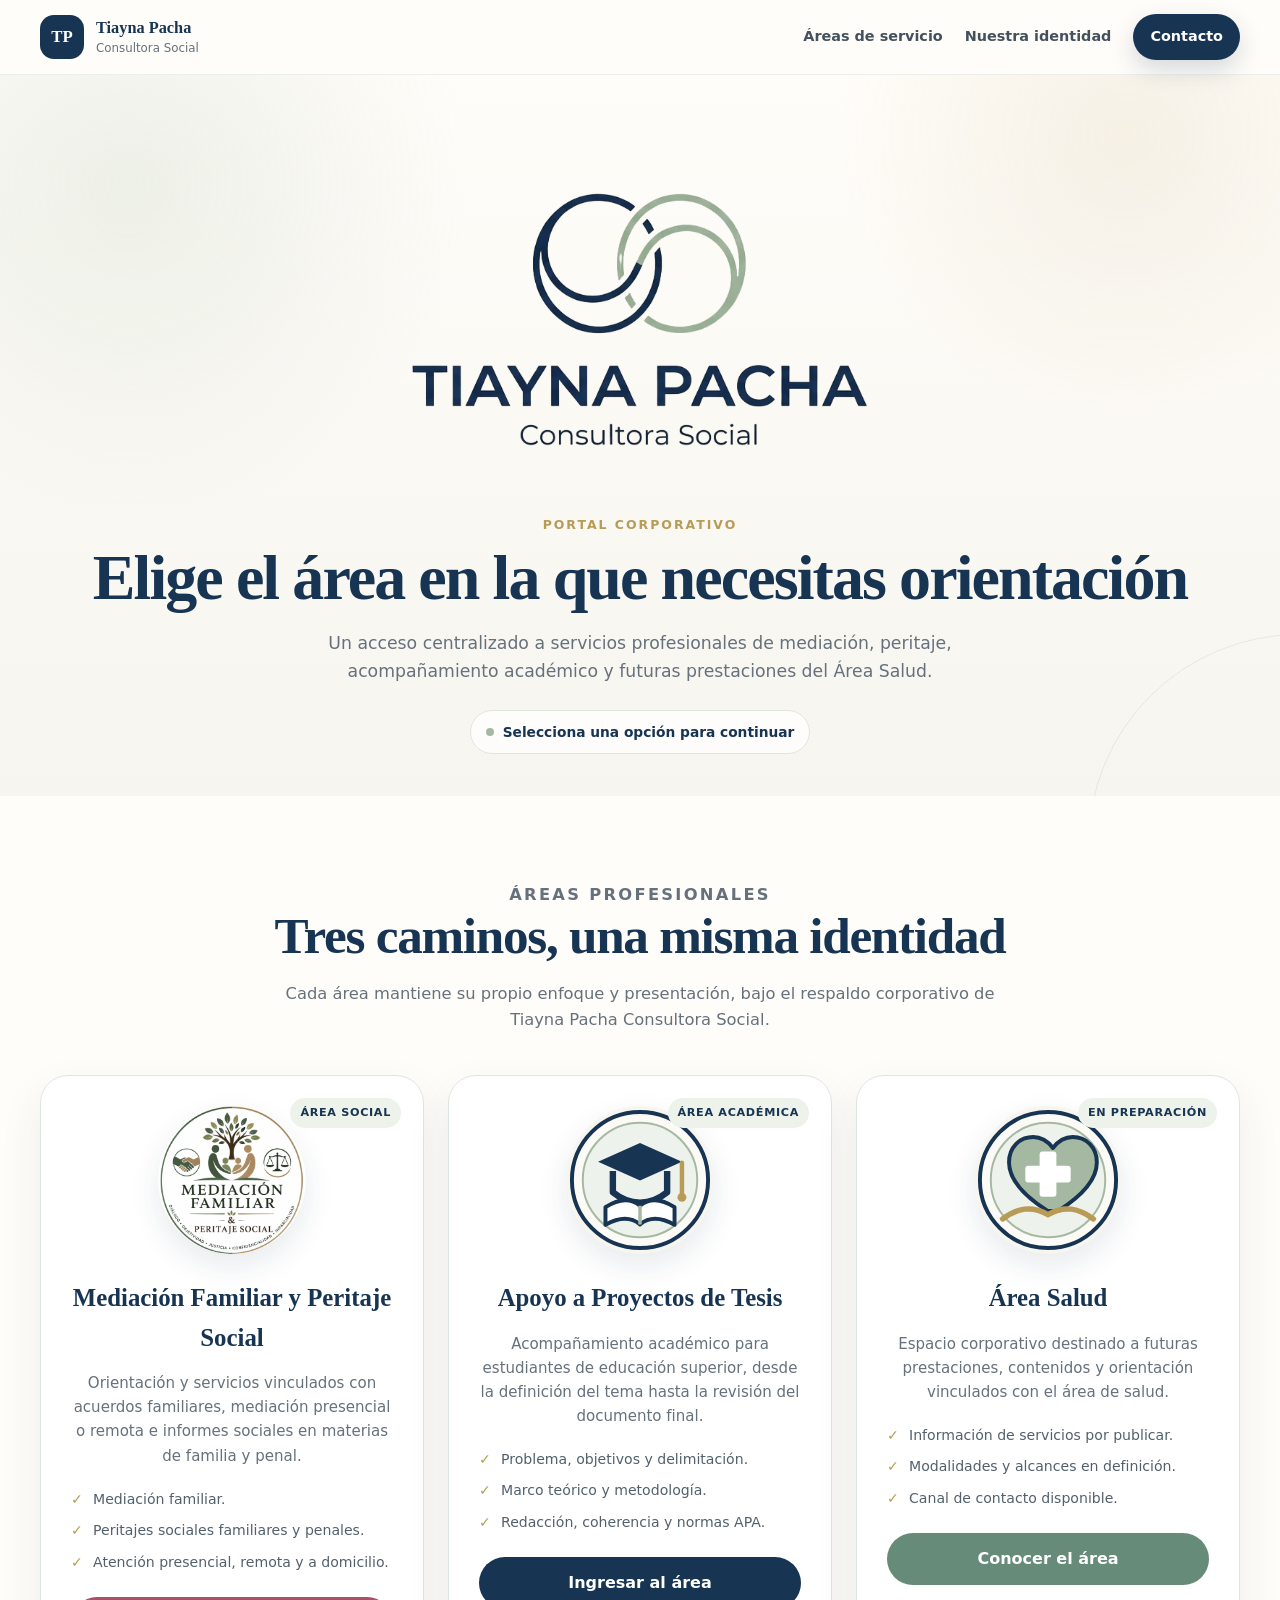
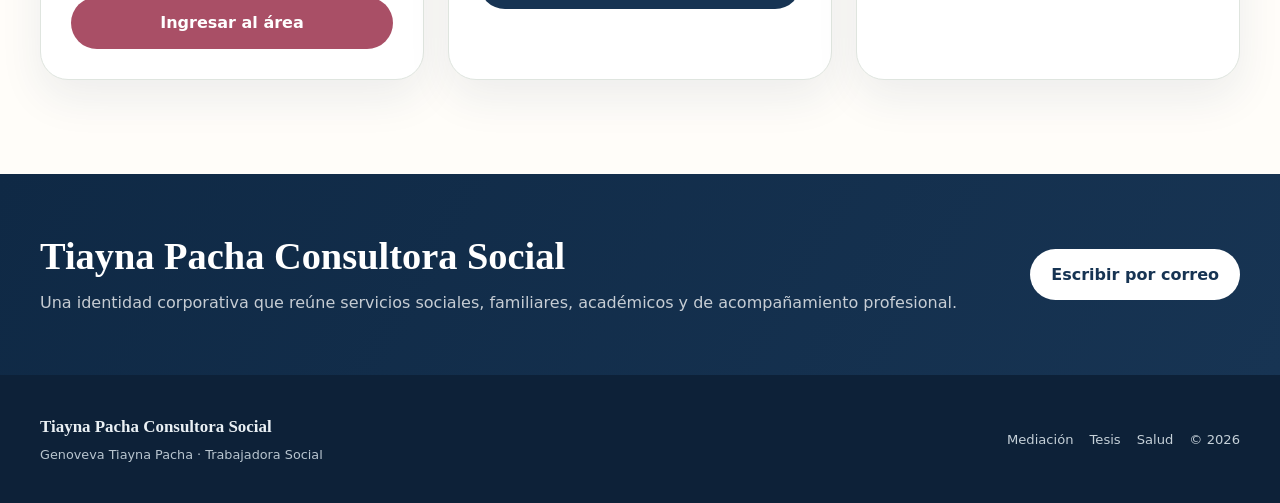
<file: index.html>
<!doctype html>
<html lang="es">
<head>
  <meta charset="utf-8">
  <meta name="viewport" content="width=device-width, initial-scale=1">
  <title>Tiayna Pacha | Consultora Social</title>
  <meta name="description" content="Portal corporativo de Tiayna Pacha Consultora Social. Acceso a mediación familiar y peritaje social, apoyo a proyectos de tesis y Área Salud.">
  <meta name="theme-color" content="#173453">
  <link rel="icon" href="assets/favicon.svg" type="image/svg+xml">
  <link rel="stylesheet" href="styles.css?v=1">
</head>
<body>
  <a class="skip-link" href="#contenido">Saltar al contenido</a>

  <header class="site-header">
    <div class="container header-inner">
      <a class="brand" href="index.html" aria-label="Ir al inicio">
        <span class="brand-mark">TP</span>
        <span class="brand-copy">
          <strong>Tiayna Pacha</strong>
          <small>Consultora Social</small>
        </span>
      </a>

      <button class="menu-button" type="button" aria-label="Abrir menú" aria-expanded="false" aria-controls="main-nav">
        <span></span><span></span><span></span>
      </button>

      <nav class="main-nav" id="main-nav" aria-label="Navegación principal">
        <a href="#servicios">Áreas de servicio</a>
        <a href="#identidad">Nuestra identidad</a>
        <a class="nav-cta" href="mailto:mediadorafamiliar.chile@outlook.com">Contacto</a>
      </nav>
    </div>
  </header>

  <main id="contenido">
    <section class="hero">
      <div class="container corporate-lockup">
        <img class="corporate-logo" src="assets/logo-corporativo.png" alt="Tiayna Pacha Consultora Social">
        <p class="hero-kicker">Portal corporativo</p>
        <h1>Elige el área en la que necesitas orientación</h1>
        <p class="hero-intro">
          Un acceso centralizado a servicios profesionales de mediación, peritaje,
          acompañamiento académico y futuras prestaciones del Área Salud.
        </p>
        <span class="hero-note">Selecciona una opción para continuar</span>
      </div>
    </section>

    <section class="services" id="servicios">
      <div class="container">
        <div class="section-heading">
          <p class="eyebrow">Áreas profesionales</p>
          <h2>Tres caminos, una misma identidad</h2>
          <p>
            Cada área mantiene su propio enfoque y presentación, bajo el respaldo
            corporativo de Tiayna Pacha Consultora Social.
          </p>
        </div>

        <div class="service-grid">
          <article class="service-card mediation">
            <span class="service-badge">Área Social</span>
            <div class="service-logo">
              <img src="assets/logo-mediacion.webp" alt="Logo de Mediación Familiar y Peritaje Social">
            </div>
            <h3>Mediación Familiar y Peritaje Social</h3>
            <p>
              Orientación y servicios vinculados con acuerdos familiares, mediación
              presencial o remota e informes sociales en materias de familia y penal.
            </p>
            <ul class="service-list">
              <li>Mediación familiar.</li>
              <li>Peritajes sociales familiares y penales.</li>
              <li>Atención presencial, remota y a domicilio.</li>
            </ul>
            <div class="service-actions">
              <a class="button rose" href="https://spaarica.github.io/mediacion/med">Ingresar al área</a>
            </div>
          </article>

          <article class="service-card thesis">
            <span class="service-badge">Área Académica</span>
            <div class="service-logo">
              <img src="assets/logo-tesis.svg" alt="Logo de apoyo a proyectos de tesis">
            </div>
            <h3>Apoyo a Proyectos de Tesis</h3>
            <p>
              Acompañamiento académico para estudiantes de educación superior,
              desde la definición del tema hasta la revisión del documento final.
            </p>
            <ul class="service-list">
              <li>Problema, objetivos y delimitación.</li>
              <li>Marco teórico y metodología.</li>
              <li>Redacción, coherencia y normas APA.</li>
            </ul>
            <div class="service-actions">
              <a class="button primary" href="https://spaarica.github.io/mediacion/tesis">Ingresar al área</a>
            </div>
          </article>

          <article class="service-card health">
            <span class="service-badge">En preparación</span>
            <div class="service-logo">
              <img src="assets/logo-salud.svg" alt="Logo del Área Salud">
            </div>
            <h3>Área Salud</h3>
            <p>
              Espacio corporativo destinado a futuras prestaciones, contenidos
              y orientación vinculados con el área de salud.
            </p>
            <ul class="service-list">
              <li>Información de servicios por publicar.</li>
              <li>Modalidades y alcances en definición.</li>
              <li>Canal de contacto disponible.</li>
            </ul>
            <div class="service-actions">
              <a class="button health" href="#">Conocer el área</a>
            </div>
          </article>
        </div>
      </div>
    </section>

    <section class="identity" id="identidad">
      <div class="container identity-grid">
        <div>
          <h2>Tiayna Pacha Consultora Social</h2>
          <p>
            Una identidad corporativa que reúne servicios sociales, familiares,
            académicos y de acompañamiento profesional.
          </p>
        </div>
        <a class="button" href="mailto:mediadorafamiliar.chile@outlook.com">Escribir por correo</a>
      </div>
    </section>
  </main>

  <footer class="site-footer">
    <div class="container footer-grid">
      <div class="footer-brand">
        <strong>Tiayna Pacha Consultora Social</strong>
        <span>Genoveva Tiayna Pacha · Trabajadora Social</span>
      </div>
      <div class="footer-links">
        <a href="https://spaarica.github.io/mediacion/">Mediación</a>
        <a href="tesis.html">Tesis</a>
        <a href="salud.html">Salud</a>
        <span>© <span data-year></span></span>
      </div>
    </div>
  </footer>

  <script src="script.js"></script>
</body>
</html>
</file>
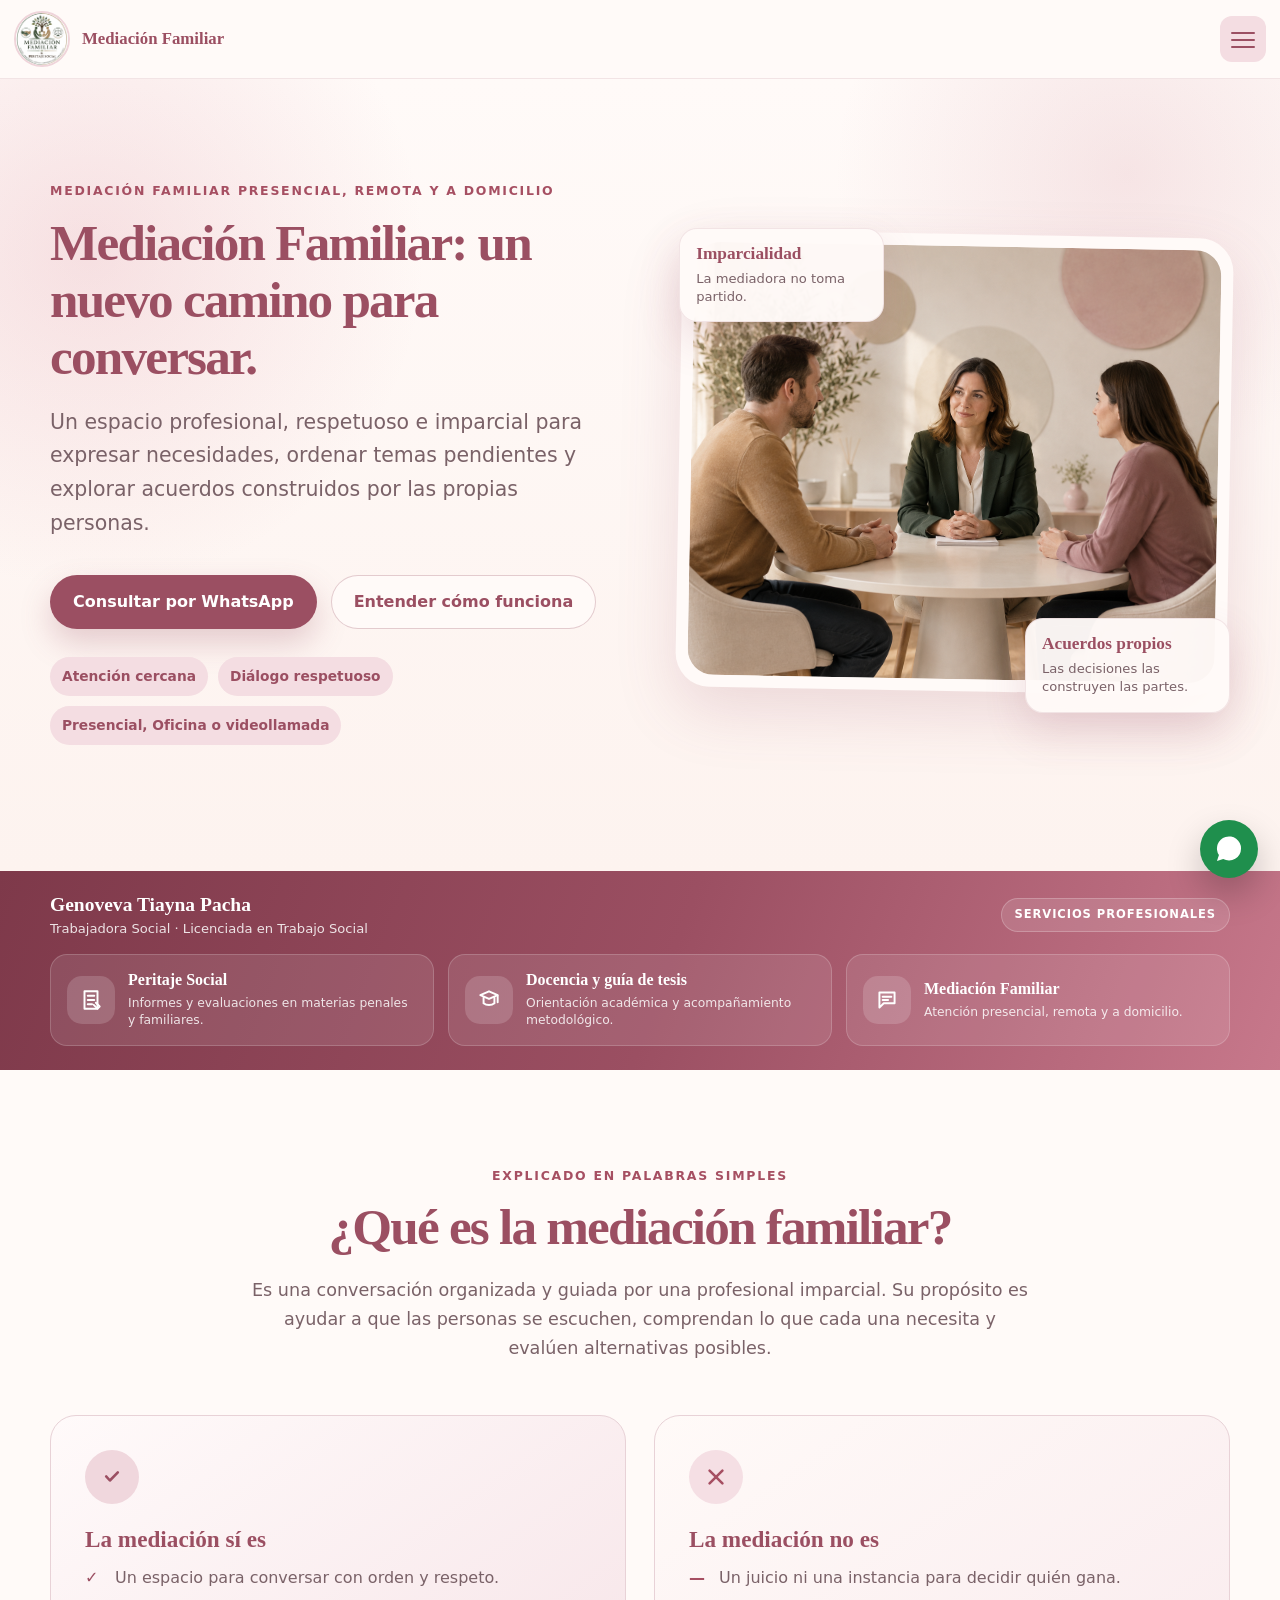
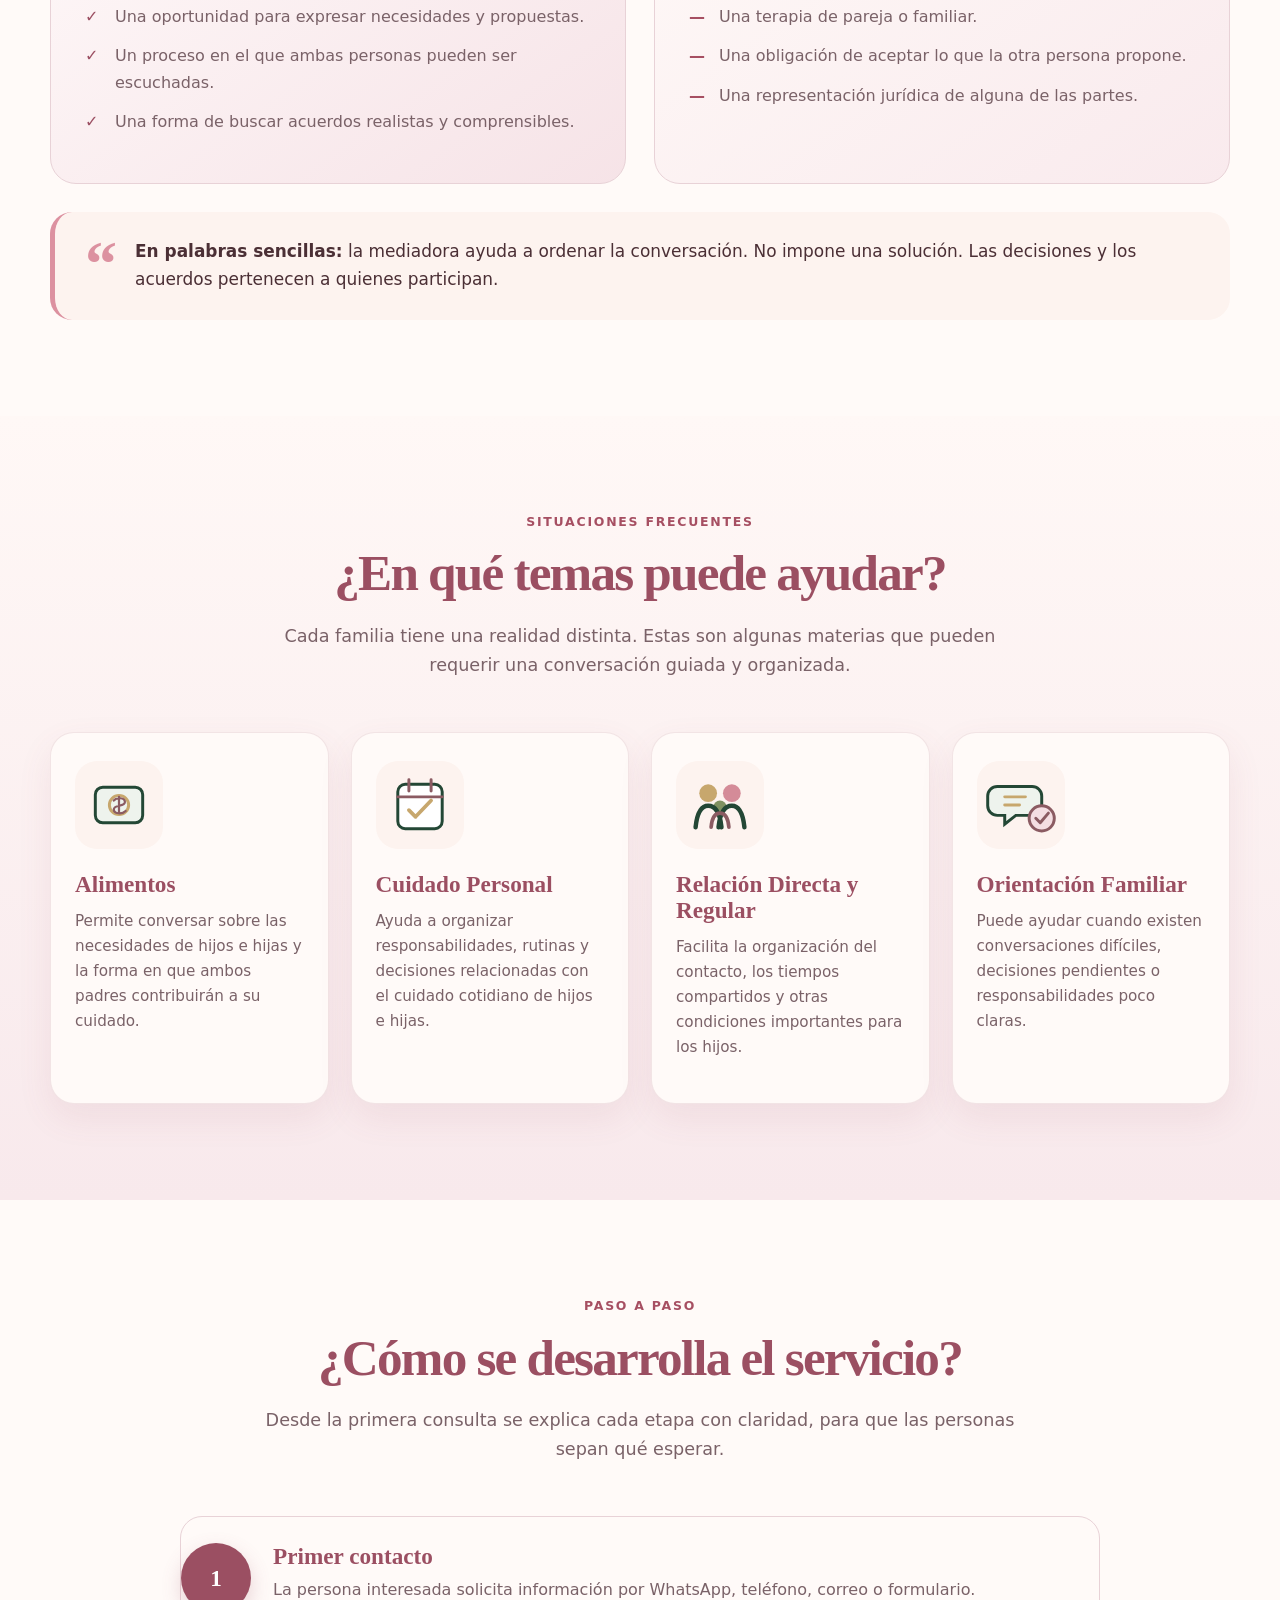
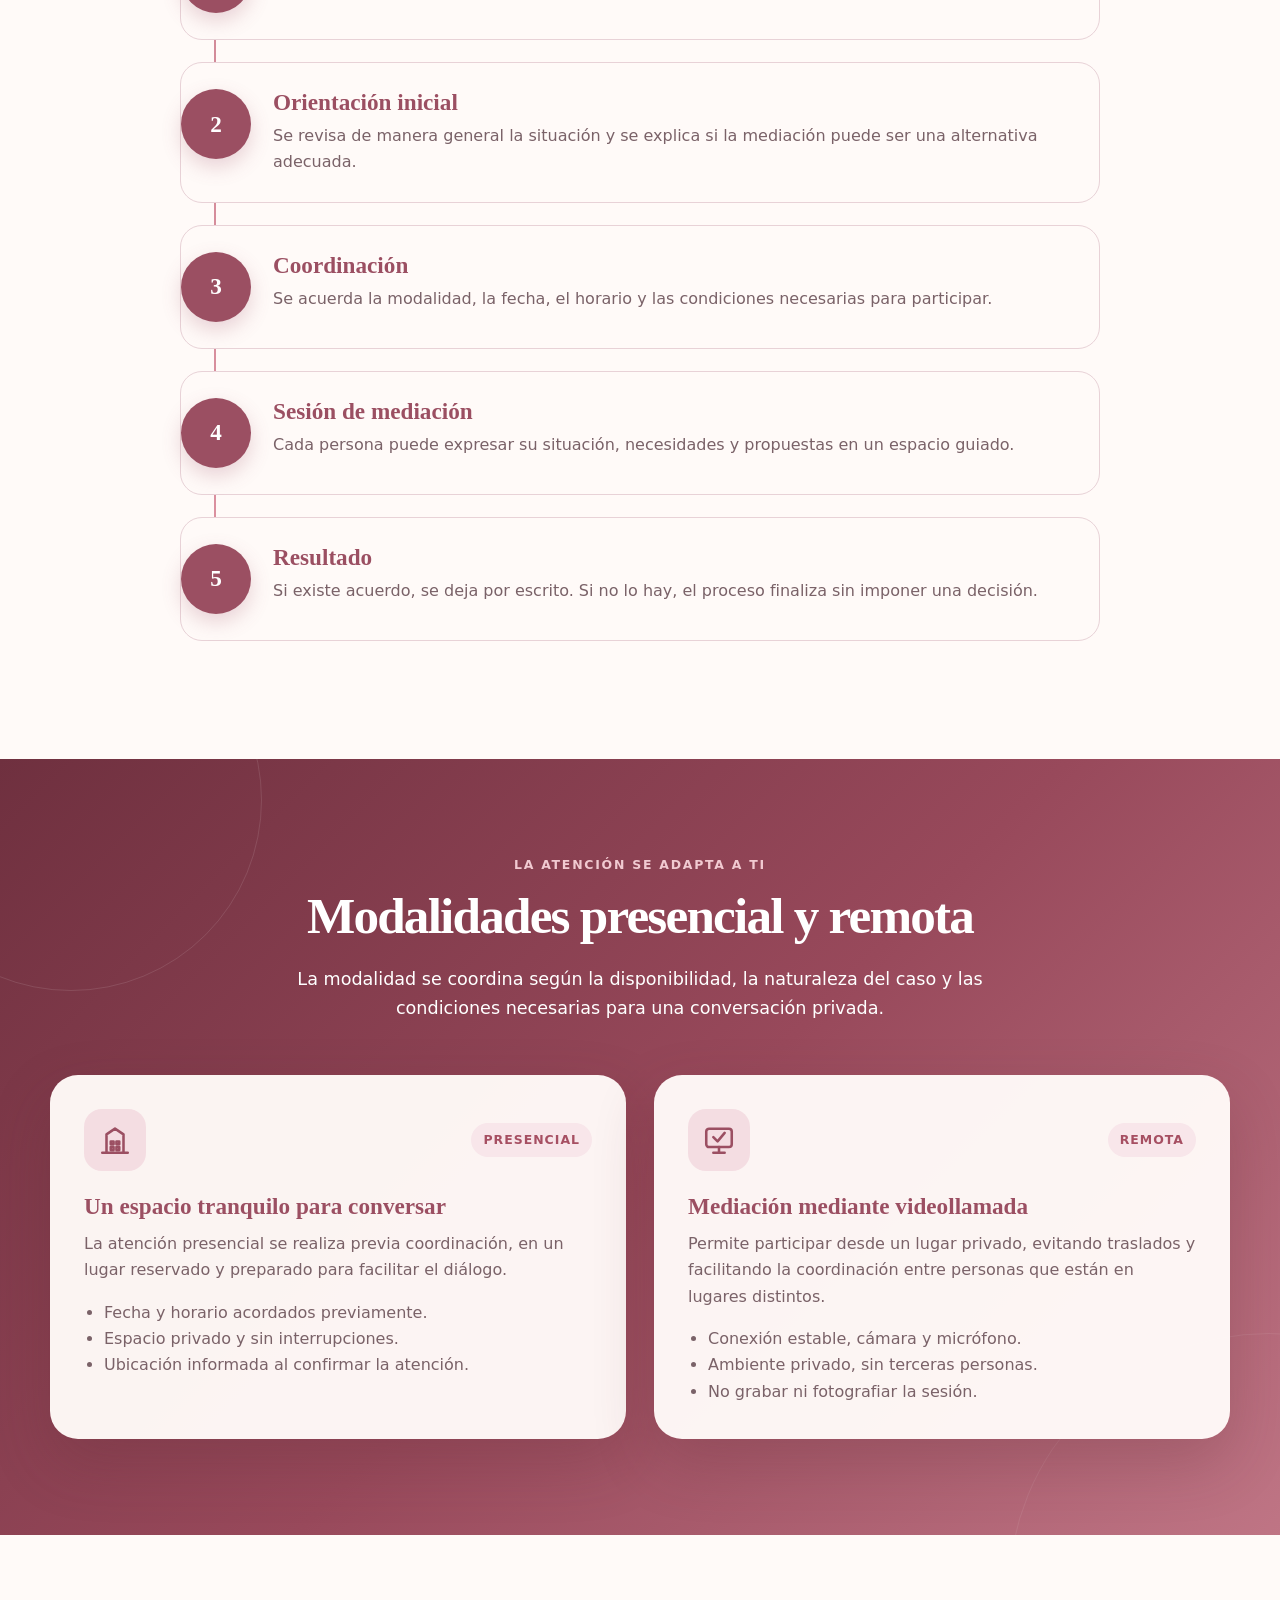
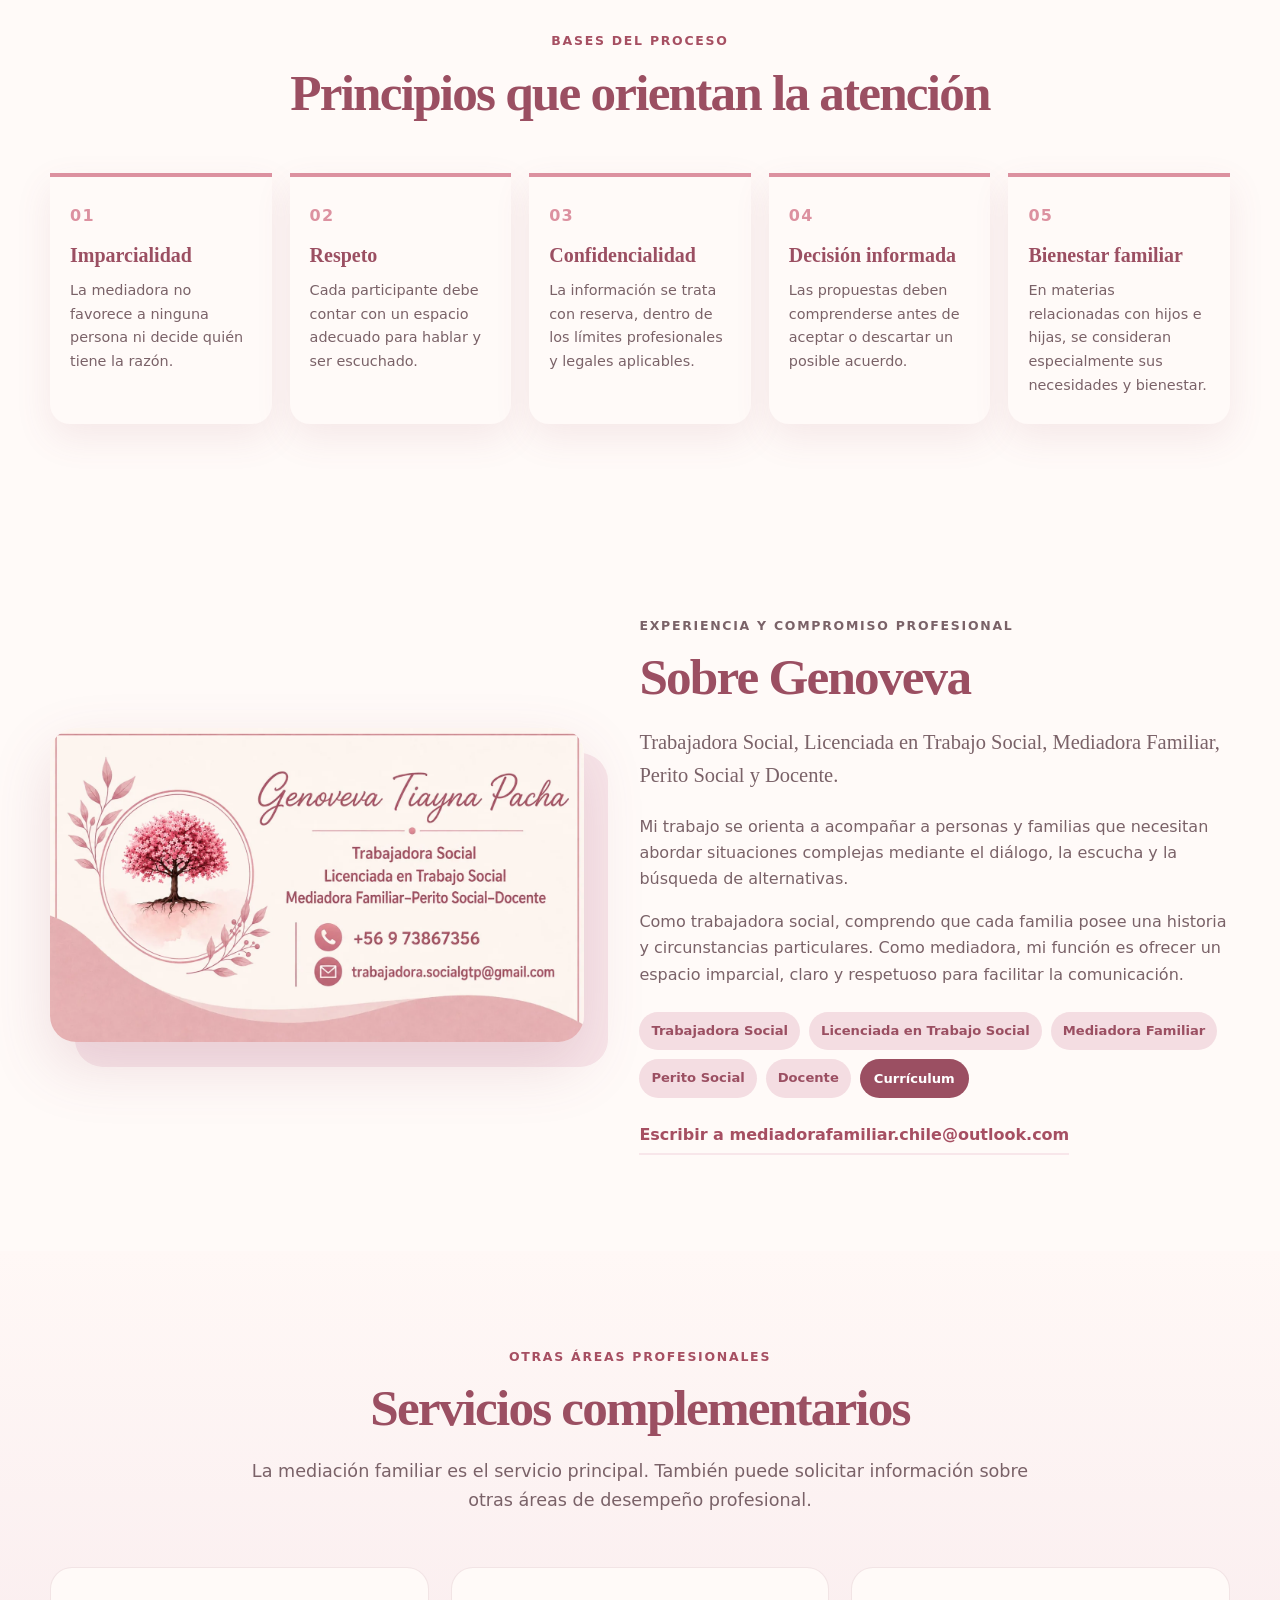
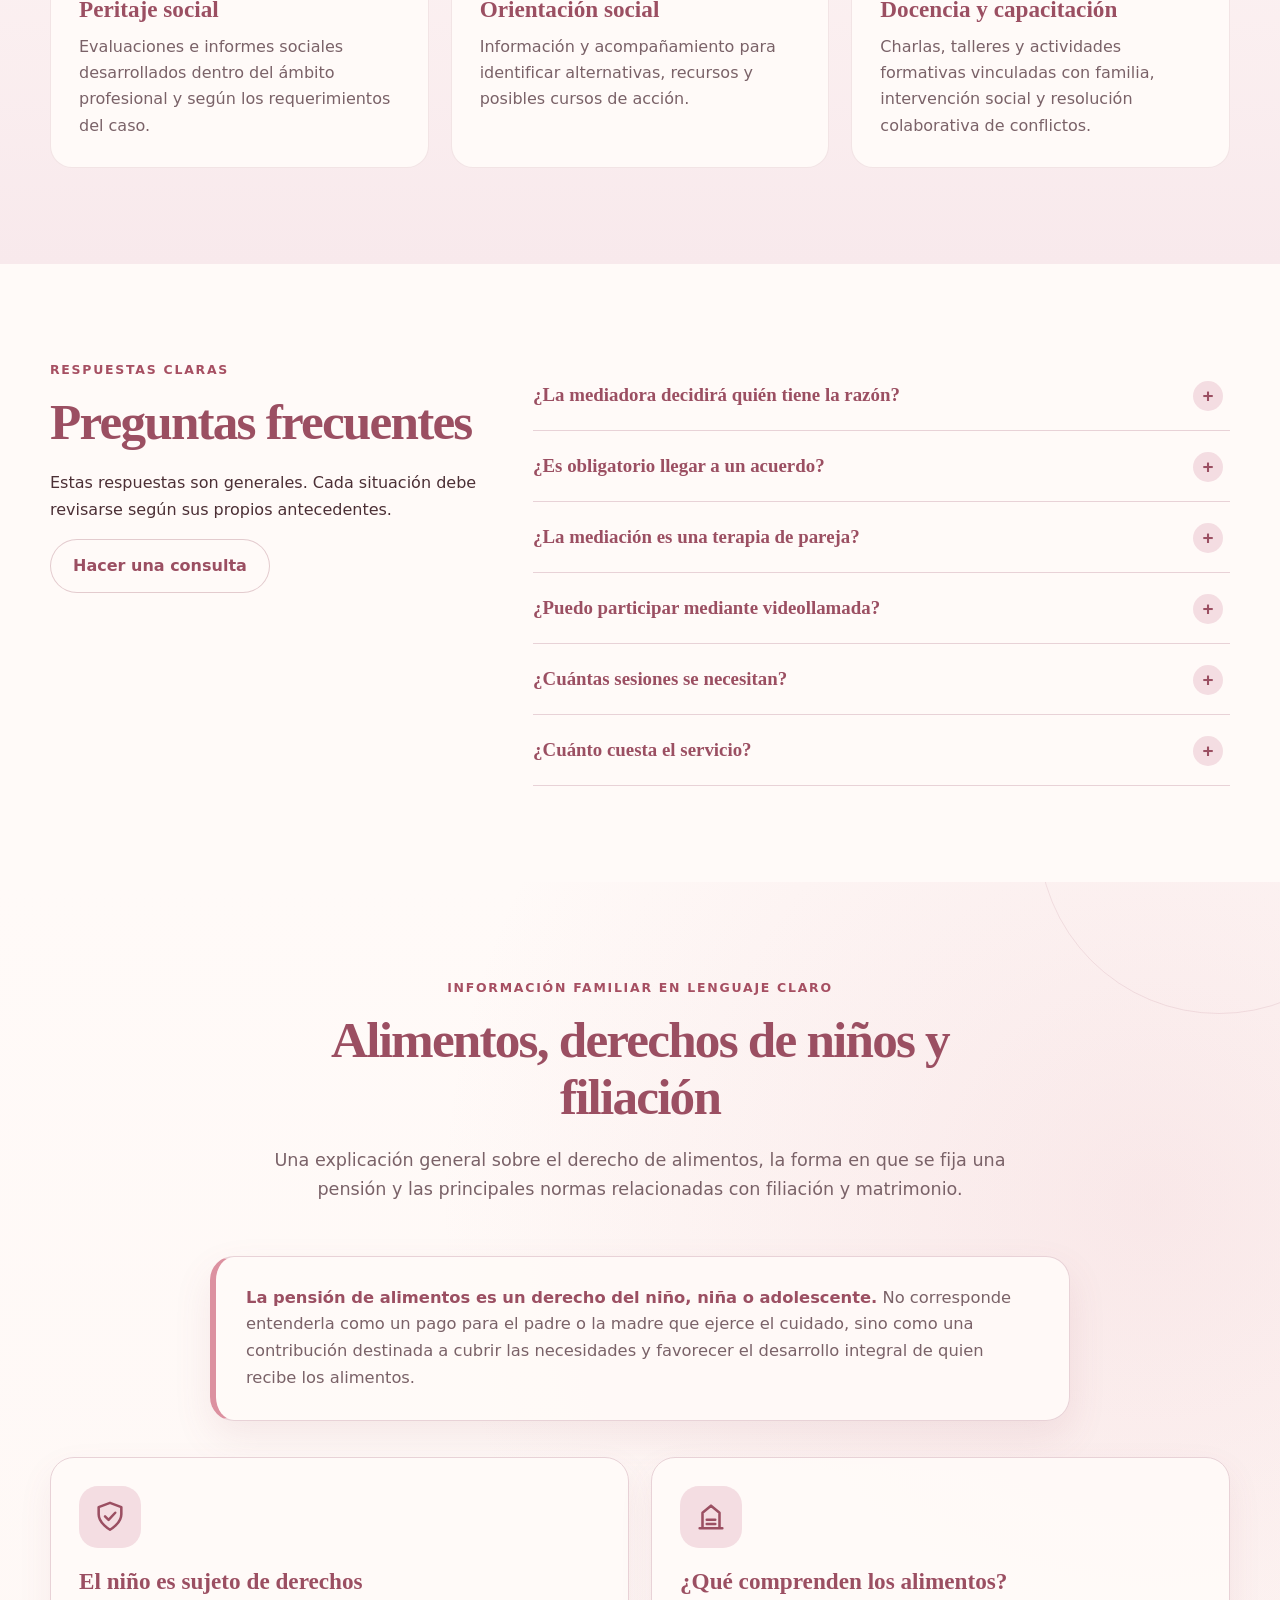
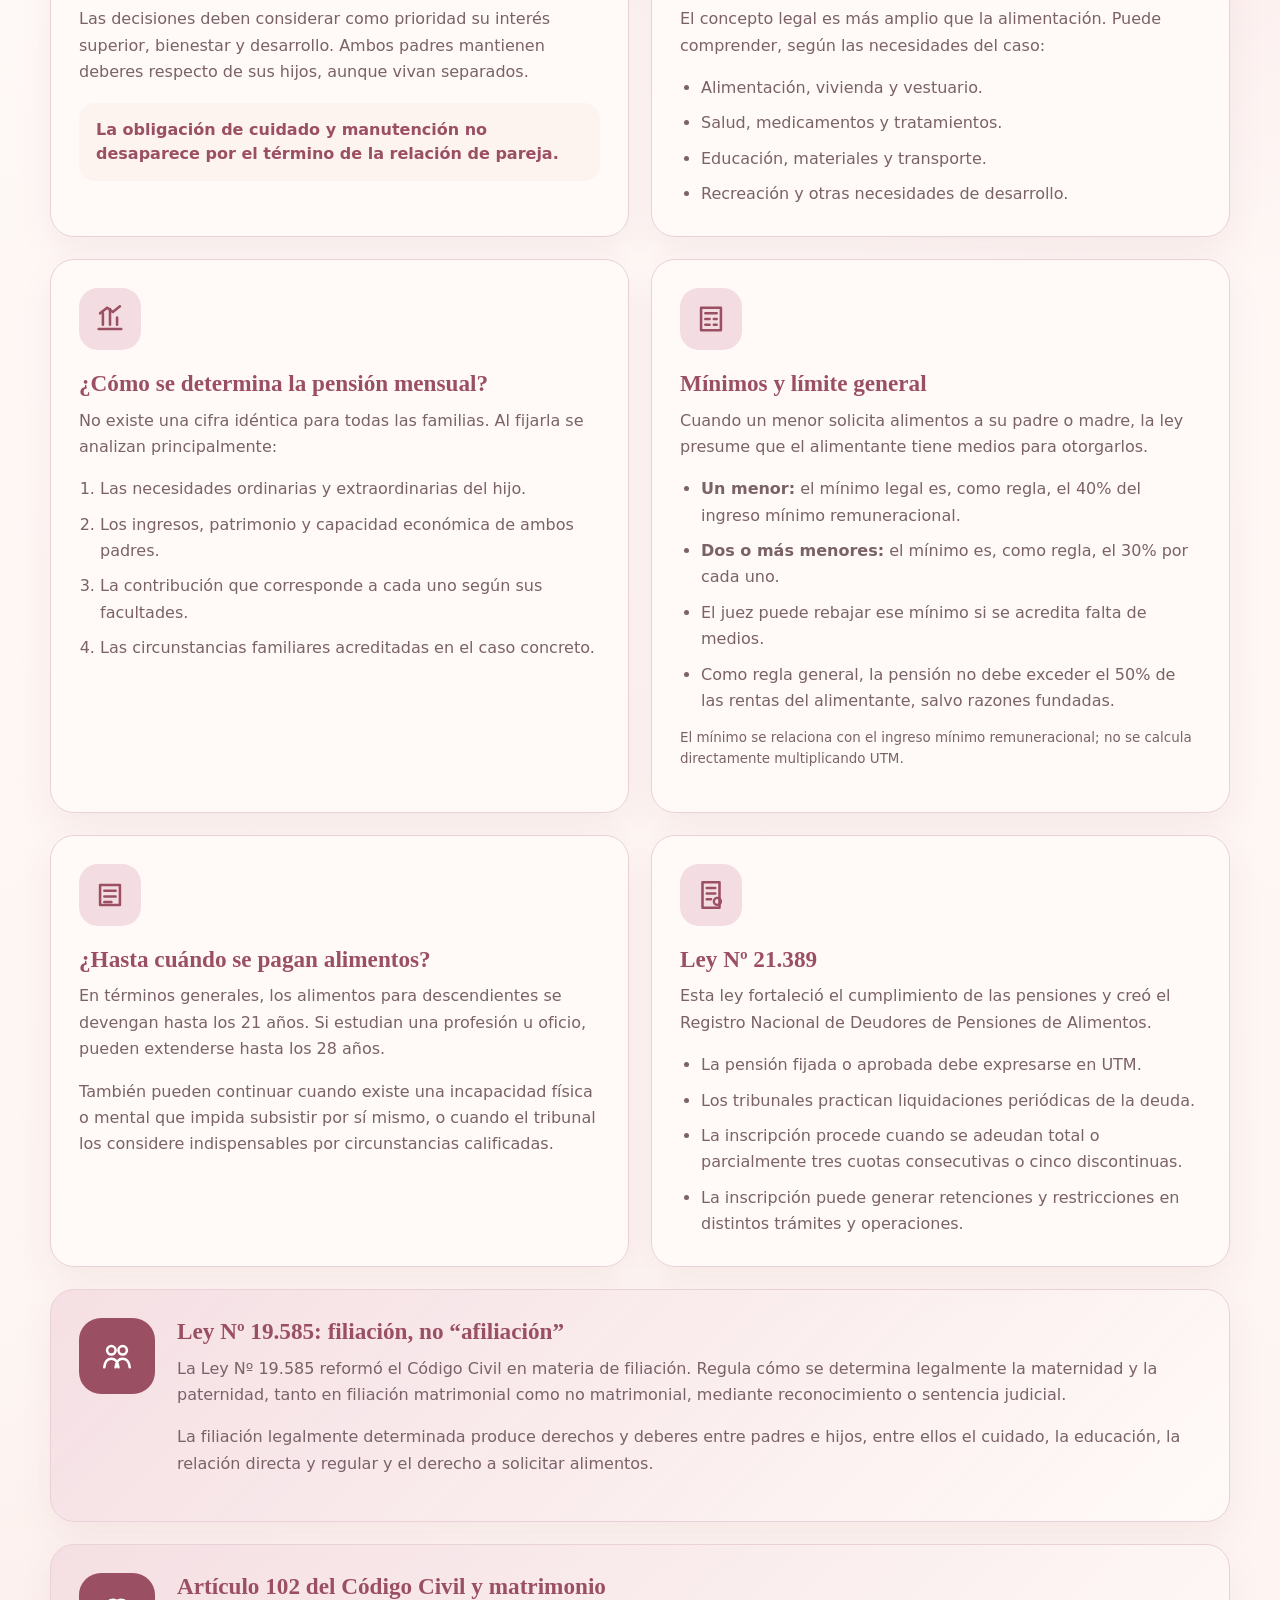
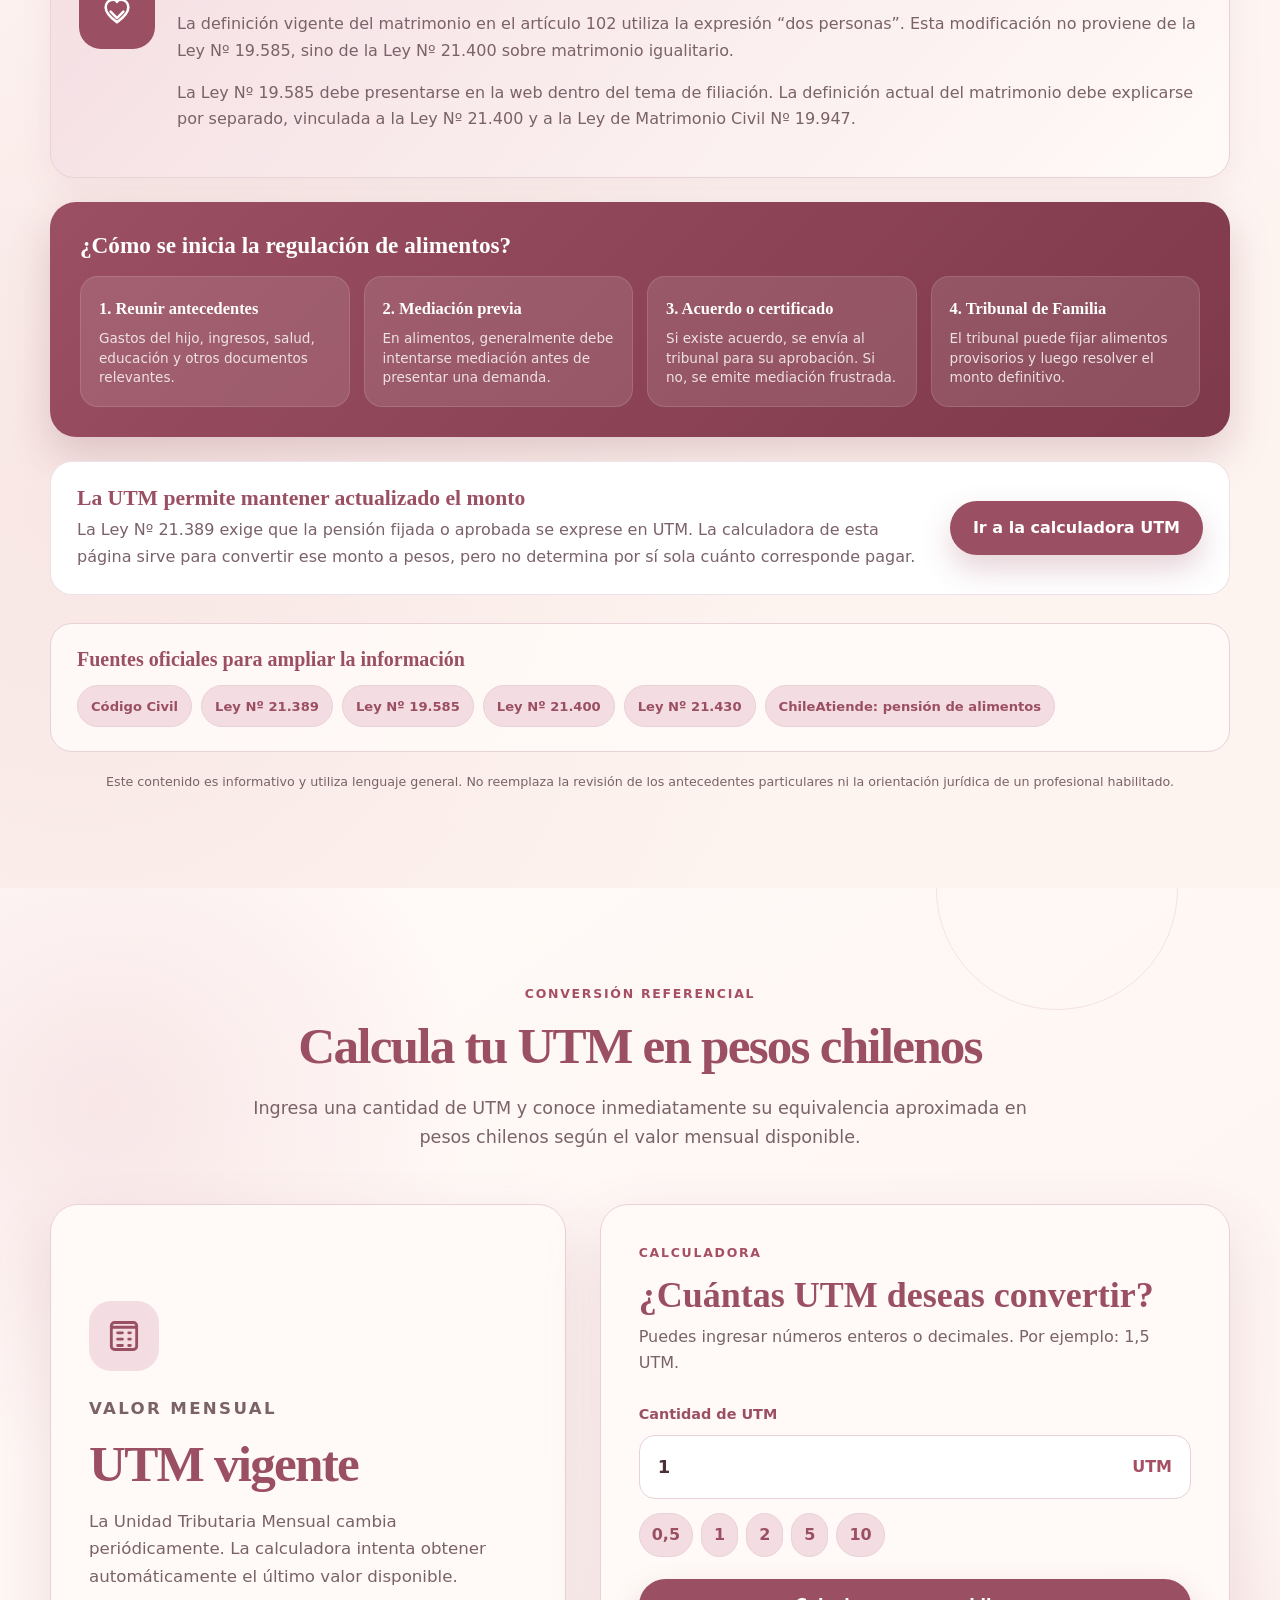
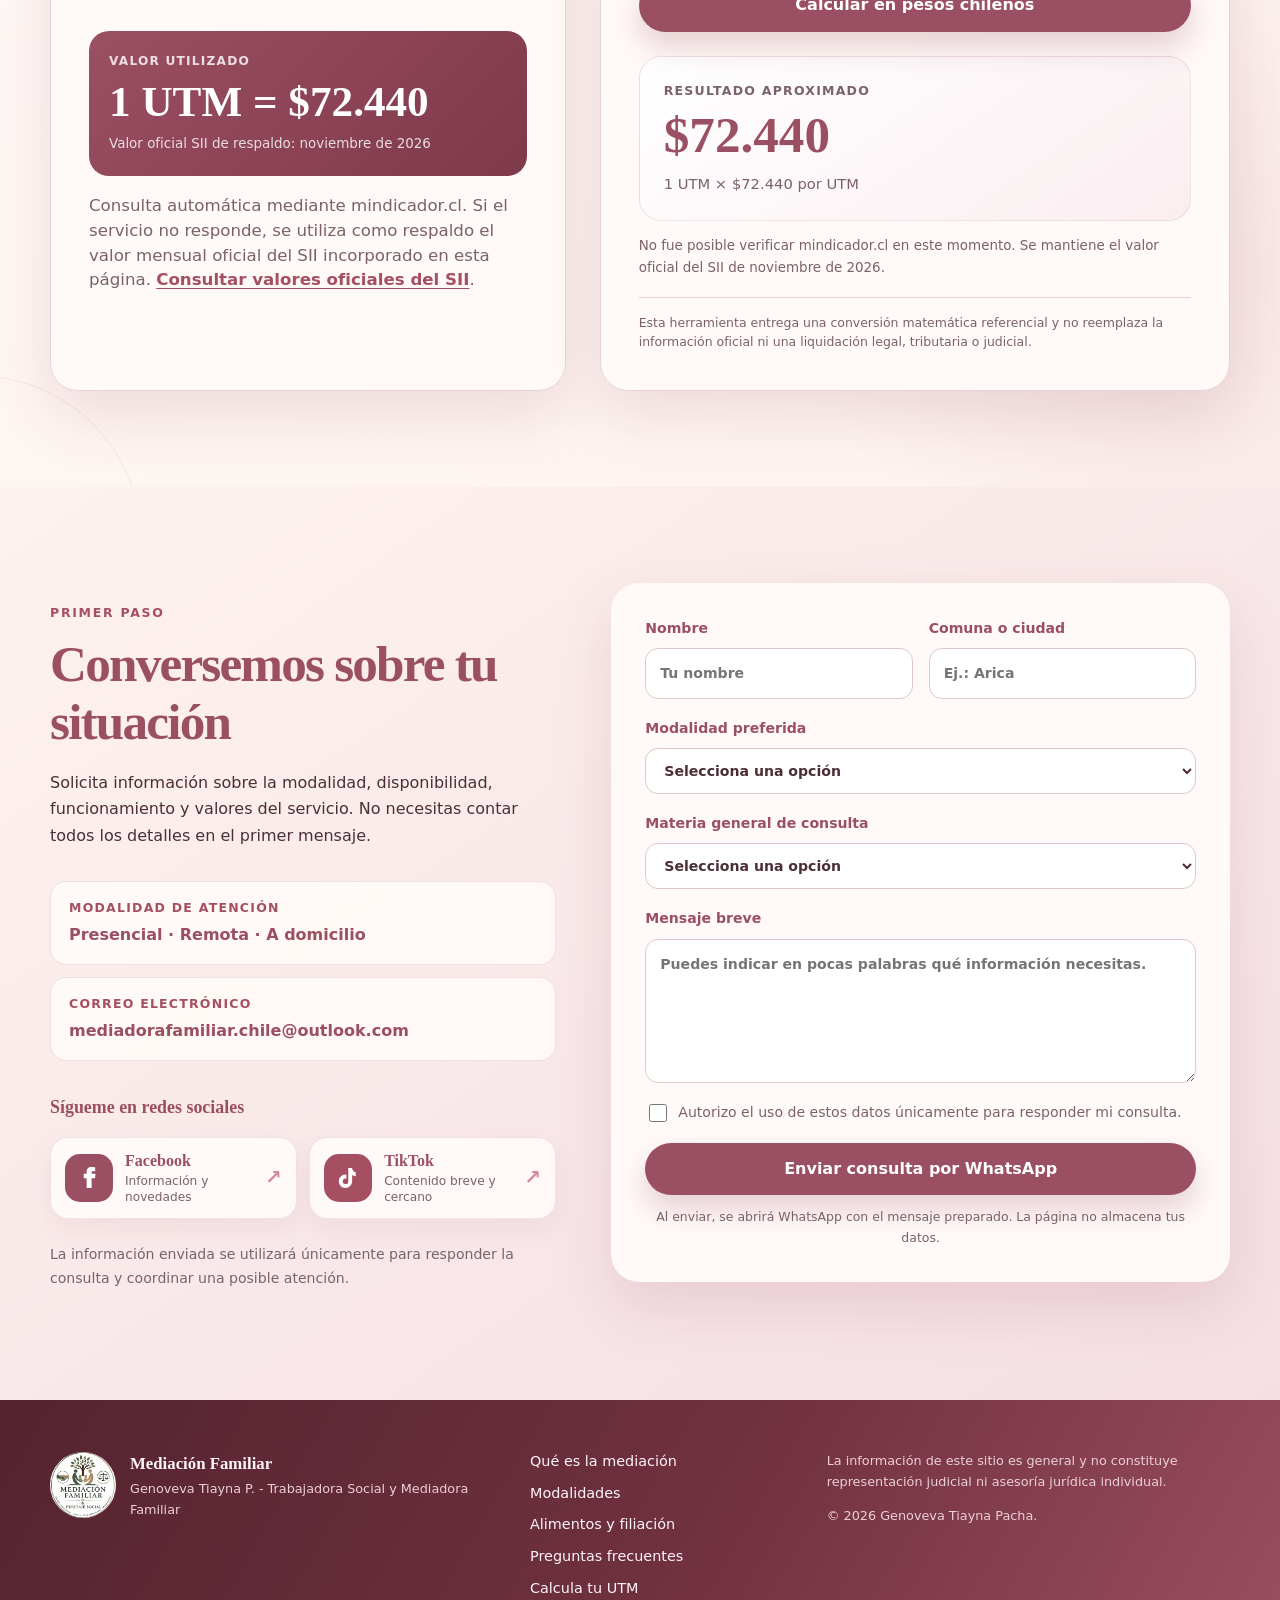
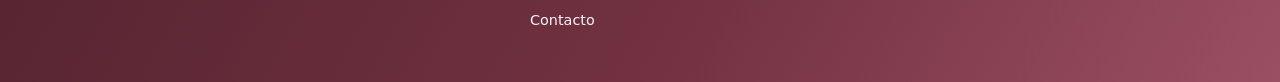
<file: med/index.html>
<!doctype html>
<html lang="es">
<head>
  <meta charset="utf-8">
  <meta name="viewport" content="width=device-width, initial-scale=1">
  <title>Mediación Familiar</title>
  <meta name="description" content="Servicios de mediación familiar presencial y remota con Genoveva Tiayna Pacha, Trabajadora Social, Mediadora Familiar y Perito Social.">
  <meta name="theme-color" content="#9b4f62">
  <meta property="og:type" content="website">
  <meta property="og:title" content="Genoveva Tiayna Pacha | Mediación Familiar">
  <meta property="og:description" content="Un espacio profesional y respetuoso para conversar, comprender necesidades y buscar acuerdos familiares.">
  <meta property="og:image" content="assets/vista-previa-social.jpg">
  <link rel="icon" href="assets/favicon.svg" type="image/svg+xml">
<!--  <link rel="stylesheet" href="styles.css?v=3"> -->
    <link rel="stylesheet" href="styles_rosa_genoveva.css?v=13">
  <script type="application/ld+json">
  {
    "@context":"https://schema.org",
    "@type":"ProfessionalService",
    "name":"Genoveva Tiayna Pacha - Mediación Familiar",
    "description":"Servicios de mediación familiar presencial y remota, peritaje social y orientación profesional.",
    "telephone":"+56973867356",
    "email":"trabajadora.socialgtp@gmail.com",
    "image":"assets/logo-mediacion.webp",
    "founder":{
      "@type":"Person",
      "name":"Genoveva Tiayna Pacha",
      "jobTitle":"Trabajadora Social y Mediadora Familiar"
    }
  }
  </script>

  <style>
    /* ==================================================
       CALCULADORA UTM
       Estilos integrados en index.html
    ================================================== */
    .utm-section {
      position: relative;
      overflow: hidden;
      background:
        radial-gradient(circle at 8% 18%, rgba(220, 145, 160, 0.18), transparent 24%),
        radial-gradient(circle at 92% 82%, rgba(209, 138, 152, 0.16), transparent 24%),
        linear-gradient(145deg, var(--paper) 0%, var(--cream) 100%);
    }

    .utm-section::before,
    .utm-section::after {
      content: "";
      position: absolute;
      border-radius: 50%;
      pointer-events: none;
    }

    .utm-section::before {
      width: 240px;
      height: 240px;
      top: -120px;
      right: 8%;
      border: 1px solid rgba(155, 79, 98, 0.12);
    }

    .utm-section::after {
      width: 330px;
      height: 330px;
      left: -190px;
      bottom: -220px;
      border: 1px solid rgba(155, 79, 98, 0.10);
    }

    .utm-calculator-grid {
      position: relative;
      z-index: 1;
      display: grid;
      grid-template-columns: minmax(0, 0.9fr) minmax(0, 1.1fr);
      gap: 34px;
      align-items: stretch;
    }

    .utm-info-card,
    .utm-calculator-card {
      border: 1px solid var(--line);
      border-radius: 28px;
      background: rgba(255, 250, 248, 0.96);
      box-shadow: var(--shadow);
    }

    .utm-info-card {
      padding: 38px;
      display: flex;
      flex-direction: column;
      justify-content: center;
    }

    .utm-info-icon {
      width: 70px;
      height: 70px;
      display: grid;
      place-items: center;
      margin-bottom: 24px;
      border-radius: 22px;
      background: var(--green-soft);
      color: var(--green);
    }

    .utm-info-icon svg {
      width: 38px;
      height: 38px;
    }

    .utm-info-card h2 {
      margin-bottom: 16px;
    }

    .utm-info-card > p {
      color: var(--muted);
      font-size: 1.04rem;
    }

    .utm-current-box {
      margin-top: 24px;
      padding: 20px;
      border-radius: 20px;
      background: linear-gradient(135deg, var(--green) 0%, var(--green-2) 100%);
      color: #fff;
    }

    .utm-current-box span,
    .utm-current-box small {
      display: block;
    }

    .utm-current-label {
      margin-bottom: 7px;
      color: rgba(255, 255, 255, 0.82);
      font-size: 0.76rem;
      font-weight: 800;
      text-transform: uppercase;
      letter-spacing: 0.10em;
    }

    .utm-current-value {
      font-family: Georgia, "Times New Roman", serif;
      font-size: clamp(1.8rem, 4vw, 2.7rem);
      line-height: 1.1;
    }

    .utm-current-date {
      margin-top: 8px;
      color: rgba(255, 255, 255, 0.82);
      font-size: 0.84rem;
    }

    .utm-source {
      margin: 18px 0 0;
      color: var(--muted);
      font-size: 0.82rem;
      line-height: 1.5;
    }

    .utm-source a {
      color: var(--rose-deep);
      font-weight: 800;
      text-decoration: underline;
      text-underline-offset: 3px;
    }

    .utm-calculator-card {
      padding: 38px;
    }

    .utm-calculator-card h3 {
      margin-bottom: 8px;
      font-size: clamp(1.7rem, 3vw, 2.25rem);
    }

    .utm-calculator-intro {
      margin-bottom: 26px;
      color: var(--muted);
    }

    .utm-field {
      display: grid;
      gap: 9px;
    }

    .utm-field label {
      color: var(--green);
      font-size: 0.90rem;
      font-weight: 800;
    }

    .utm-input-wrap {
      display: grid;
      grid-template-columns: minmax(0, 1fr) auto;
      align-items: center;
      overflow: hidden;
      border: 1px solid var(--line);
      border-radius: 16px;
      background: #fff;
      transition: border-color 0.2s ease, box-shadow 0.2s ease;
    }

    .utm-input-wrap:focus-within {
      border-color: var(--rose-deep);
      box-shadow: 0 0 0 4px rgba(166, 79, 98, 0.11);
    }

    .utm-input-wrap input {
      width: 100%;
      min-width: 0;
      padding: 16px 18px;
      border: 0;
      outline: 0;
      background: transparent;
      color: var(--ink);
      font-size: 1.12rem;
      font-weight: 700;
    }

    .utm-input-suffix {
      padding: 0 18px;
      color: var(--rose-deep);
      font-weight: 900;
    }

    .utm-shortcuts {
      display: flex;
      flex-wrap: wrap;
      gap: 8px;
      margin: 14px 0 22px;
    }

    .utm-shortcut {
      padding: 8px 12px;
      border: 1px solid var(--line);
      border-radius: 999px;
      background: var(--green-soft);
      color: var(--green);
      font-weight: 800;
      cursor: pointer;
      transition: transform 0.2s ease, background 0.2s ease;
    }

    .utm-shortcut:hover,
    .utm-shortcut:focus-visible {
      transform: translateY(-2px);
      background: var(--rose-soft);
    }

    .utm-calculate-button {
      width: 100%;
      border: 0;
    }

    .utm-result {
      margin-top: 24px;
      padding: 24px;
      border: 1px solid rgba(155, 79, 98, 0.14);
      border-radius: 22px;
      background: linear-gradient(145deg, #fff 0%, var(--rose-soft) 145%);
    }

    .utm-result-label {
      display: block;
      margin-bottom: 6px;
      color: var(--muted);
      font-size: 0.78rem;
      font-weight: 800;
      text-transform: uppercase;
      letter-spacing: 0.10em;
    }

    .utm-result-value {
      display: block;
      color: var(--green);
      font-family: Georgia, "Times New Roman", serif;
      font-size: clamp(2rem, 5vw, 3.2rem);
      line-height: 1.1;
      word-break: break-word;
    }

    .utm-result-detail {
      display: block;
      margin-top: 8px;
      color: var(--muted);
      font-size: 0.92rem;
    }

    .utm-status {
      min-height: 24px;
      margin: 14px 0 0;
      color: var(--muted);
      font-size: 0.84rem;
    }

    .utm-status.is-error {
      color: #9a3345;
      font-weight: 700;
    }

    .utm-disclaimer {
      margin: 18px 0 0;
      padding-top: 16px;
      border-top: 1px solid var(--line);
      color: var(--muted);
      font-size: 0.78rem;
      line-height: 1.5;
    }

    @media (max-width: 900px) {
      .utm-calculator-grid {
        grid-template-columns: 1fr;
      }
    }

    @media (max-width: 560px) {
      .utm-info-card,
      .utm-calculator-card {
        padding: 26px 22px;
        border-radius: 22px;
      }

      .utm-shortcuts {
        display: grid;
        grid-template-columns: repeat(3, 1fr);
      }

      .utm-shortcut {
        width: 100%;
      }
    }
  </style>


  <style>
    /* ==================================================
       ALIMENTOS, DERECHOS Y FILIACIÓN
       Estilos integrados en index.html
    ================================================== */

    .family-law-section {
      position: relative;
      overflow: hidden;
      background:
        radial-gradient(circle at 90% 10%, rgba(220, 145, 160, 0.17), transparent 23%),
        radial-gradient(circle at 6% 88%, rgba(209, 138, 152, 0.13), transparent 24%),
        linear-gradient(180deg, #fffaf8 0%, #fdf3ef 100%);
    }

    .family-law-section::before {
      content: "";
      position: absolute;
      width: 360px;
      height: 360px;
      top: -230px;
      right: -120px;
      border: 1px solid rgba(155, 79, 98, 0.12);
      border-radius: 50%;
      pointer-events: none;
    }

    .family-law-intro {
      position: relative;
      z-index: 1;
      max-width: 860px;
      margin: 0 auto 36px;
      padding: 28px 30px;
      border: 1px solid var(--line);
      border-left: 6px solid var(--rose);
      border-radius: 24px;
      background: rgba(255, 250, 248, 0.95);
      box-shadow: 0 16px 38px rgba(155, 79, 98, 0.10);
    }

    .family-law-intro p {
      margin: 0;
      color: var(--muted);
      font-size: 1.02rem;
    }

    .family-law-intro strong {
      color: var(--green);
    }

    .family-law-grid {
      position: relative;
      z-index: 1;
      display: grid;
      grid-template-columns: repeat(2, minmax(0, 1fr));
      gap: 22px;
    }

    .family-law-card {
      padding: 28px;
      border: 1px solid var(--line);
      border-radius: 24px;
      background: rgba(255, 250, 248, 0.97);
      box-shadow: 0 14px 34px rgba(155, 79, 98, 0.08);
    }

    .family-law-card.featured {
      grid-column: 1 / -1;
      display: grid;
      grid-template-columns: 76px minmax(0, 1fr);
      gap: 22px;
      align-items: start;
      background:
        linear-gradient(135deg, rgba(244, 221, 226, 0.90), rgba(255, 250, 248, 0.98));
    }

    .family-law-icon {
      width: 62px;
      height: 62px;
      display: grid;
      place-items: center;
      margin-bottom: 20px;
      border-radius: 19px;
      background: var(--green-soft);
      color: var(--green);
    }

    .family-law-card.featured .family-law-icon {
      width: 76px;
      height: 76px;
      margin: 0;
      border-radius: 22px;
      background: var(--green);
      color: #fff;
    }

    .family-law-icon svg {
      width: 34px;
      height: 34px;
    }

    .family-law-card h3 {
      margin-bottom: 12px;
    }

    .family-law-card p,
    .family-law-card li {
      color: var(--muted);
    }

    .family-law-card ul,
    .family-law-card ol {
      margin: 16px 0 0;
      padding-left: 21px;
    }

    .family-law-card li + li {
      margin-top: 9px;
    }

    .family-law-card .law-highlight {
      margin-top: 18px;
      padding: 15px 17px;
      border-radius: 16px;
      background: var(--cream);
      color: var(--green);
      font-weight: 800;
      line-height: 1.5;
    }

    .family-law-card .law-small {
      margin-top: 14px;
      font-size: 0.84rem;
      line-height: 1.55;
    }

    .family-law-process {
      position: relative;
      z-index: 1;
      margin-top: 24px;
      padding: 30px;
      border-radius: 26px;
      background: linear-gradient(135deg, var(--green) 0%, var(--green-2) 100%);
      color: #fff;
      box-shadow: 0 18px 42px rgba(126, 57, 74, 0.22);
    }

    .family-law-process h3,
    .family-law-process p {
      color: #fff;
    }

    .family-law-process h3 {
      margin-bottom: 18px;
    }

    .family-law-steps {
      display: grid;
      grid-template-columns: repeat(4, minmax(0, 1fr));
      gap: 14px;
    }

    .family-law-step {
      padding: 18px;
      border-radius: 18px;
      background: rgba(255, 255, 255, 0.11);
      border: 1px solid rgba(255, 255, 255, 0.13);
    }

    .family-law-step strong {
      display: block;
      margin-bottom: 7px;
      font-family: Georgia, "Times New Roman", serif;
      font-size: 1.03rem;
    }

    .family-law-step span {
      display: block;
      color: rgba(255, 255, 255, 0.82);
      font-size: 0.85rem;
      line-height: 1.45;
    }

    .family-law-utm-note {
      position: relative;
      z-index: 1;
      display: grid;
      grid-template-columns: minmax(0, 1fr) auto;
      gap: 24px;
      align-items: center;
      margin-top: 24px;
      padding: 24px 26px;
      border: 1px solid rgba(155, 79, 98, 0.16);
      border-radius: 22px;
      background: #fff;
    }

    .family-law-utm-note h3 {
      margin-bottom: 7px;
      font-size: 1.35rem;
    }

    .family-law-utm-note p {
      margin: 0;
      color: var(--muted);
    }

    .family-law-sources {
      position: relative;
      z-index: 1;
      margin-top: 28px;
      padding: 24px 26px;
      border: 1px solid var(--line);
      border-radius: 22px;
      background: rgba(255, 250, 248, 0.92);
    }

    .family-law-sources h3 {
      margin-bottom: 15px;
      font-size: 1.25rem;
    }

    .family-law-source-links {
      display: flex;
      flex-wrap: wrap;
      gap: 9px;
    }

    .family-law-source-links a {
      display: inline-flex;
      align-items: center;
      min-height: 42px;
      padding: 9px 13px;
      border: 1px solid var(--line);
      border-radius: 999px;
      background: var(--green-soft);
      color: var(--green);
      font-size: 0.82rem;
      font-weight: 800;
      transition: transform 0.2s ease, background 0.2s ease;
    }

    .family-law-source-links a:hover,
    .family-law-source-links a:focus-visible {
      transform: translateY(-2px);
      background: var(--rose-soft);
    }

    .family-law-disclaimer {
      position: relative;
      z-index: 1;
      margin: 20px 0 0;
      color: var(--muted);
      font-size: 0.79rem;
      line-height: 1.55;
      text-align: center;
    }

    @media (min-width: 1051px) and (max-width: 1320px) {
      .main-nav {
        gap: 15px;
        font-size: 0.84rem;
      }

      .nav-cta {
        padding-inline: 14px;
      }

      .brand small {
        display: none;
      }
    }

    @media (max-width: 900px) {
      .family-law-grid {
        grid-template-columns: 1fr;
      }

      .family-law-card.featured {
        grid-column: auto;
      }

      .family-law-steps {
        grid-template-columns: repeat(2, minmax(0, 1fr));
      }

      .family-law-utm-note {
        grid-template-columns: 1fr;
      }
    }

    @media (max-width: 560px) {
      .family-law-intro,
      .family-law-card,
      .family-law-process,
      .family-law-sources {
        padding: 23px 20px;
        border-radius: 21px;
      }

      .family-law-card.featured {
        grid-template-columns: 1fr;
      }

      .family-law-card.featured .family-law-icon {
        width: 62px;
        height: 62px;
      }

      .family-law-steps {
        grid-template-columns: 1fr;
      }

      .family-law-utm-note {
        padding: 22px 20px;
      }

      .family-law-utm-note .button {
        width: 100%;
      }
    }
  </style>


  <style>
    /* Corrección autónoma de la franja de servicios */
    .professional-services-strip {
      padding: 22px 0 24px !important;
      background: linear-gradient(110deg, #7e394a 0%, #9b4f62 52%, #c7788b 100%) !important;
      color: #ffffff !important;
    }

    .professional-services-strip .professional-strip-heading {
      display: flex !important;
      flex-direction: row !important;
      align-items: center !important;
      justify-content: space-between !important;
      gap: 20px !important;
      margin: 0 0 16px !important;
      padding: 0 !important;
    }

    .professional-services-strip .professional-strip-heading > div {
      display: flex !important;
      flex-direction: column !important;
      min-width: 0 !important;
    }

    .professional-services-strip .professional-strip-heading strong {
      display: block !important;
      color: #ffffff !important;
      font-family: Georgia, "Times New Roman", serif !important;
      font-size: 1.22rem !important;
      line-height: 1.2 !important;
    }

    .professional-services-strip .professional-strip-heading div > span {
      display: block !important;
      margin-top: 4px !important;
      color: rgba(255,255,255,.85) !important;
      font-size: .82rem !important;
      line-height: 1.35 !important;
    }

    .professional-services-strip .professional-strip-label {
      display: inline-flex !important;
      flex: 0 0 auto !important;
      align-items: center !important;
      min-height: 34px !important;
      padding: 7px 13px !important;
      border: 1px solid rgba(255,255,255,.22) !important;
      border-radius: 999px !important;
      background: rgba(255,255,255,.12) !important;
      color: #ffffff !important;
      font-size: .72rem !important;
      font-weight: 800 !important;
      letter-spacing: .08em !important;
      line-height: 1 !important;
      text-transform: uppercase !important;
      white-space: nowrap !important;
    }

    .professional-services-strip .professional-services-grid {
      display: grid !important;
      grid-template-columns: repeat(3, minmax(0, 1fr)) !important;
      gap: 14px !important;
      align-items: stretch !important;
      width: 100% !important;
    }

    .professional-services-strip .professional-service-card {
      display: grid !important;
      grid-template-columns: 48px minmax(0, 1fr) !important;
      align-items: center !important;
      gap: 13px !important;
      min-width: 0 !important;
      min-height: 92px !important;
      margin: 0 !important;
      padding: 15px 16px !important;
      border: 1px solid rgba(255,255,255,.18) !important;
      border-radius: 17px !important;
      background: rgba(255,255,255,.10) !important;
      box-shadow: none !important;
    }

    .professional-services-strip .professional-service-icon {
      display: grid !important;
      place-items: center !important;
      width: 48px !important;
      height: 48px !important;
      min-width: 48px !important;
      max-width: 48px !important;
      min-height: 48px !important;
      max-height: 48px !important;
      margin: 0 !important;
      padding: 0 !important;
      overflow: hidden !important;
      border-radius: 15px !important;
      background: rgba(255,255,255,.16) !important;
      color: #ffffff !important;
    }

    .professional-services-strip .professional-service-icon svg {
      display: block !important;
      width: 26px !important;
      height: 26px !important;
      min-width: 26px !important;
      max-width: 26px !important;
      min-height: 26px !important;
      max-height: 26px !important;
      margin: 0 !important;
      padding: 0 !important;
      color: #ffffff !important;
    }

    .professional-services-strip .professional-service-text {
      display: flex !important;
      flex-direction: column !important;
      justify-content: center !important;
      min-width: 0 !important;
      margin: 0 !important;
      padding: 0 !important;
    }

    .professional-services-strip .professional-service-text strong {
      display: block !important;
      margin: 0 !important;
      color: #ffffff !important;
      font-family: Georgia, "Times New Roman", serif !important;
      font-size: 1rem !important;
      line-height: 1.22 !important;
    }

    .professional-services-strip .professional-service-text small {
      display: block !important;
      margin: 5px 0 0 !important;
      color: rgba(255,255,255,.84) !important;
      font-size: .77rem !important;
      line-height: 1.38 !important;
    }

    @media (max-width: 980px) {
      .professional-services-strip .professional-services-grid {
        grid-template-columns: 1fr !important;
      }

      .professional-services-strip .professional-service-card {
        min-height: 80px !important;
      }
    }

    @media (max-width: 620px) {
      .professional-services-strip {
        padding: 19px 0 21px !important;
      }

      .professional-services-strip .professional-strip-heading {
        flex-direction: column !important;
        align-items: flex-start !important;
        gap: 10px !important;
      }

      .professional-services-strip .professional-service-card {
        grid-template-columns: 44px minmax(0, 1fr) !important;
        padding: 14px !important;
      }

      .professional-services-strip .professional-service-icon {
        width: 44px !important;
        height: 44px !important;
        min-width: 44px !important;
        max-width: 44px !important;
        min-height: 44px !important;
        max-height: 44px !important;
      }

      .professional-services-strip .professional-service-icon svg {
        width: 24px !important;
        height: 24px !important;
        min-width: 24px !important;
        max-width: 24px !important;
        min-height: 24px !important;
        max-height: 24px !important;
      }
    }
  </style>


  <style>
    /* ==================================================
       CURRÍCULUM PROFESIONAL DESPLEGABLE
    ================================================== */

    .credential-cv-toggle {
      display: inline-flex;
      align-items: center;
      justify-content: center;
      min-height: 35px;
      padding: 8px 13px;
      border: 1px solid rgba(155, 79, 98, 0.18);
      border-radius: 999px;
      background: var(--green);
      color: #ffffff;
      font: inherit;
      font-size: 0.82rem;
      font-weight: 800;
      cursor: pointer;
      transition: transform 0.2s ease, background 0.2s ease, box-shadow 0.2s ease;
    }

    .credential-cv-toggle:hover,
    .credential-cv-toggle:focus-visible {
      transform: translateY(-2px);
      background: var(--green-2);
      box-shadow: 0 10px 22px rgba(155, 79, 98, 0.18);
    }

    .cv-section {
      position: relative;
      overflow: hidden;
      background:
        radial-gradient(circle at 92% 8%, rgba(220, 145, 160, 0.17), transparent 23%),
        radial-gradient(circle at 5% 86%, rgba(209, 138, 152, 0.13), transparent 24%),
        linear-gradient(180deg, #fffaf8 0%, #fdf3ef 100%);
    }

    .cv-section[hidden] {
      display: none !important;
    }

    .cv-heading {
      display: grid;
      grid-template-columns: minmax(0, 1fr) auto;
      gap: 24px;
      align-items: start;
      margin-bottom: 34px;
    }

    .cv-heading > div {
      max-width: 850px;
    }

    .cv-heading h2 {
      margin-bottom: 14px;
    }

    .cv-heading p:last-child {
      color: var(--muted);
      font-size: 1.04rem;
    }

    .cv-close-button {
      padding: 10px 15px;
      border: 1px solid var(--line);
      border-radius: 999px;
      background: #ffffff;
      color: var(--green);
      font-weight: 800;
      cursor: pointer;
    }

    .cv-summary-grid {
      display: grid;
      grid-template-columns: repeat(4, minmax(0, 1fr));
      gap: 14px;
      margin-bottom: 26px;
    }

    .cv-summary-card {
      display: grid;
      grid-template-columns: 52px minmax(0, 1fr);
      align-items: center;
      gap: 13px;
      min-width: 0;
      padding: 16px;
      border: 1px solid var(--line);
      border-radius: 19px;
      background: rgba(255, 250, 248, 0.97);
      box-shadow: 0 12px 28px rgba(155, 79, 98, 0.08);
    }

    .cv-summary-icon {
      width: 52px;
      height: 52px;
      display: grid;
      place-items: center;
      border-radius: 16px;
      background: var(--green-soft);
      color: var(--green);
    }

    .cv-summary-icon svg {
      width: 28px;
      height: 28px;
    }

    .cv-summary-card div {
      display: flex;
      flex-direction: column;
      min-width: 0;
    }

    .cv-summary-card strong {
      color: var(--green);
      font-family: Georgia, "Times New Roman", serif;
      font-size: 1rem;
      line-height: 1.2;
    }

    .cv-summary-card span {
      margin-top: 4px;
      color: var(--muted);
      font-size: 0.76rem;
      line-height: 1.35;
    }

    .cv-layout {
      display: grid;
      grid-template-columns: minmax(0, 1.45fr) minmax(300px, 0.75fr);
      gap: 22px;
      align-items: start;
    }

    .cv-main,
    .cv-side {
      display: grid;
      gap: 22px;
    }

    .cv-panel {
      padding: 28px;
      border: 1px solid var(--line);
      border-radius: 24px;
      background: rgba(255, 250, 248, 0.98);
      box-shadow: 0 14px 34px rgba(155, 79, 98, 0.08);
    }

    .cv-panel-soft {
      background: linear-gradient(145deg, #fffaf8, var(--rose-soft));
    }

    .cv-panel-heading {
      display: grid;
      grid-template-columns: 42px minmax(0, 1fr);
      gap: 13px;
      align-items: start;
      margin-bottom: 20px;
    }

    .cv-panel-heading > span {
      width: 42px;
      height: 42px;
      display: grid;
      place-items: center;
      border-radius: 14px;
      background: var(--green);
      color: #ffffff;
      font-size: 0.78rem;
      font-weight: 900;
    }

    .cv-panel-heading .eyebrow {
      margin-bottom: 5px;
    }

    .cv-panel-heading h3 {
      margin: 0;
    }

    .cv-timeline {
      display: grid;
      gap: 0;
    }

    .cv-item {
      display: grid;
      grid-template-columns: 105px minmax(0, 1fr);
      gap: 18px;
      padding: 17px 0;
      border-top: 1px solid var(--line);
    }

    .cv-item:first-child {
      padding-top: 0;
      border-top: 0;
    }

    .cv-item:last-child {
      padding-bottom: 0;
    }

    .cv-item time {
      color: var(--rose-deep);
      font-size: 0.84rem;
      font-weight: 900;
      letter-spacing: 0.02em;
    }

    .cv-item div {
      display: flex;
      flex-direction: column;
      min-width: 0;
    }

    .cv-item strong {
      color: var(--green);
      font-size: 0.98rem;
      line-height: 1.35;
    }

    .cv-item span {
      margin-top: 4px;
      color: var(--muted);
      font-size: 0.88rem;
      line-height: 1.5;
    }

    .cv-list {
      margin: 0;
      padding: 0;
      list-style: none;
    }

    .cv-list li {
      position: relative;
      padding: 12px 0 12px 20px;
      border-top: 1px solid var(--line);
      color: var(--muted);
      font-size: 0.87rem;
      line-height: 1.48;
    }

    .cv-list li:first-child {
      padding-top: 0;
      border-top: 0;
    }

    .cv-list li::before {
      content: "";
      position: absolute;
      left: 0;
      top: 19px;
      width: 7px;
      height: 7px;
      border-radius: 50%;
      background: var(--rose);
    }

    .cv-list li:first-child::before {
      top: 7px;
    }

    .cv-list strong {
      color: var(--rose-deep);
    }

    .cv-publication p,
    .cv-note p {
      color: var(--muted);
      font-size: 0.9rem;
      line-height: 1.55;
    }

    .cv-note {
      border-left: 5px solid var(--rose);
    }

    .cv-note h3 {
      font-size: 1.2rem;
    }

    .cv-footer-actions {
      display: flex;
      flex-wrap: wrap;
      justify-content: center;
      gap: 12px;
      margin-top: 28px;
    }

    @media (max-width: 1050px) {
      .cv-summary-grid {
        grid-template-columns: repeat(2, minmax(0, 1fr));
      }

      .cv-layout {
        grid-template-columns: 1fr;
      }
    }

    @media (max-width: 680px) {
      .cv-heading {
        grid-template-columns: 1fr;
      }

      .cv-close-button {
        justify-self: start;
      }

      .cv-summary-grid {
        grid-template-columns: 1fr;
      }

      .cv-panel {
        padding: 22px 19px;
        border-radius: 21px;
      }

      .cv-item {
        grid-template-columns: 1fr;
        gap: 6px;
      }

      .cv-footer-actions {
        display: grid;
      }

      .cv-footer-actions .button {
        width: 100%;
      }
    }
  </style>

</head>
<body>
  <a class="skip-link" href="#contenido">Saltar al contenido</a>

  <header class="site-header" id="inicio">
    <div class="container header-inner">
      <a class="brand" href="#inicio" aria-label="Ir al inicio">
        <img src="assets/logo-mediacion.webp" alt="Logo de Mediación Familiar y Peritaje Social">
        <span>
          <strong>Mediación Familiar</strong>
          <small>Genoveva Tiayna P. - Trabajadora Social</small>
        </span>
      </a>

      <button class="menu-button" type="button" aria-label="Abrir menú" aria-expanded="false" aria-controls="main-nav">
        <span></span><span></span><span></span>
      </button>

      <nav id="main-nav" class="main-nav" aria-label="Navegación principal">
        <a href="#mediacion">Qué es</a>
        <a href="#materias">En qué ayuda</a>
        <a href="#alimentos-filiacion">Alimentos y filiación</a>
        <a href="#modalidades">Modalidades</a>
        <a href="#sobre-mi">Sobre mí</a>
        <a href="#preguntas">Preguntas</a>
        <a href="#calcula-utm">Calcula tu UTM</a>
        <a class="nav-cta" href="#contacto">Solicitar orientación</a>
      </nav>
    </div>
  </header>

  <main id="contenido">
    <section class="hero section">
      <div class="container hero-grid">
        <div class="hero-copy reveal">
          <p class="eyebrow">Mediación familiar presencial, remota y a domicilio</p>
         <!-- <h1>Cuando conversar se vuelve difícil, la mediación puede abrir un nuevo camino.</h1> -->
          <h2>Mediación Familiar: un nuevo camino para conversar.</h2>

          <p class="lead">Un espacio profesional, respetuoso e imparcial para expresar necesidades, ordenar temas pendientes y explorar acuerdos construidos por las propias personas.</p>

          <div class="hero-actions">
            <a class="button primary" href="https://wa.me/56973867356?text=Hola%20Genoveva%2C%20quisiera%20solicitar%20informaci%C3%B3n%20sobre%20mediaci%C3%B3n%20familiar." target="_blank" rel="noopener">Consultar por WhatsApp</a>
            <a class="button secondary" href="#mediacion">Entender cómo funciona</a>
          </div>

          <div class="trust-list" aria-label="Características del servicio">
            <span>Atención cercana</span>
            <span>Diálogo respetuoso</span>
            <span>Presencial, Oficina o videollamada</span>
          </div>
        </div>

     <!--   <div class="hero-visual reveal" aria-label="Ilustración de una conversación mediada">
          <div class="hero-card">
            <svg viewBox="0 0 620 510" role="img" aria-labelledby="hero-svg-title hero-svg-desc">
              <title id="hero-svg-title">Conversación familiar guiada por una mediadora</title>
              <desc id="hero-svg-desc">Tres personas conversan alrededor de una mesa en un ambiente tranquilo.</desc>
              <defs>
                <linearGradient id="bg" x1="0" x2="1">
                  <stop offset="0" stop-color="#eef3ed"/>
                  <stop offset="1" stop-color="#f7e9e8"/>
                </linearGradient>
              </defs>
              <rect width="620" height="510" rx="36" fill="url(#bg)"/>
              <circle cx="110" cy="95" r="38" fill="#c7a76d" opacity=".32"/>
              <circle cx="520" cy="95" r="54" fill="#d48b98" opacity=".24"/>
              <path d="M90 385c80-30 132-29 205 1s155 25 238-4" fill="none" stroke="#c7a76d" stroke-width="12" stroke-linecap="round" opacity=".42"/>
              <ellipse cx="310" cy="337" rx="197" ry="54" fill="#fff" stroke="#d9d8d0" stroke-width="4"/>

              <g transform="translate(260 110)">
                <circle cx="50" cy="44" r="37" fill="#d7a474"/>
                <path d="M22 41c0-33 17-51 39-51 20 0 37 16 37 42-14-14-36-18-63-7z" fill="#3f332b"/>
                <path d="M4 163c6-53 22-84 46-84s41 31 47 84" fill="#234735"/>
                <path d="M17 142c28 13 43 13 69 0" fill="none" stroke="#fff" stroke-width="7" stroke-linecap="round" opacity=".85"/>
              </g>

              <g transform="translate(82 172)">
                <circle cx="55" cy="44" r="38" fill="#b97950"/>
                <path d="M17 41C21 11 37-5 60-5c20 0 36 14 39 37-18-8-39-10-68 2z" fill="#554037"/>
                <path d="M8 166c7-56 24-87 50-87s44 31 51 87" fill="#b88755"/>
              </g>

              <g transform="translate(430 172)">
                <circle cx="55" cy="44" r="38" fill="#d9a67f"/>
                <path d="M16 39C21 9 39-6 60-6c22 0 37 15 40 40-21-11-45-9-73 2z" fill="#58433a"/>
                <path d="M6 166c7-56 25-87 51-87s44 31 51 87" fill="#8b5b62"/>
              </g>

              <path d="M190 292c31-34 69-45 112-30" fill="none" stroke="#b88755" stroke-width="12" stroke-linecap="round"/>
              <path d="M430 292c-31-34-69-45-112-30" fill="none" stroke="#8b5b62" stroke-width="12" stroke-linecap="round"/>
              <path d="M255 273c25 21 84 21 109 0" fill="none" stroke="#234735" stroke-width="13" stroke-linecap="round"/>

              <g transform="translate(214 409)">
                <rect width="192" height="54" rx="27" fill="#234735"/>
                <text x="96" y="35" text-anchor="middle" font-size="21" font-family="Arial, sans-serif" fill="#fff">Escuchar · Comprender</text>
              </g>
            </svg>
          </div> -->


<div
  class="hero-visual reveal"
  aria-label="Sesión profesional de mediación familiar"
>
  <div class="hero-card">
    <img
      src="assets/imagen_1.png"
      alt="Mediadora familiar conversando con dos personas alrededor de una mesa"
      width="1353"
      height="1163"
      fetchpriority="high"
    >
  </div>

  <div class="floating-note note-one">
    <strong>Imparcialidad</strong>
    <span>La mediadora no toma partido.</span>
  </div>

  <div class="floating-note note-two">
    <strong>Acuerdos propios</strong>
    <span>Las decisiones las construyen las partes.</span>
  </div>
</div>



         <!-- <div class="floating-note note-one"><strong>Imparcialidad</strong><span>La mediadora no toma partido.</span></div> -->
         <!-- <div class="floating-note note-two"><strong>Acuerdos propios</strong><span>Las decisiones las construyen las personas.</span></div> -->
        </div>
      </div>
    </section>
<section class="intro-strip professional-services-strip" aria-label="Identificación y servicios profesionales">
      <div class="container">

        <div class="professional-strip-heading">
          <div>
            <strong>Genoveva Tiayna Pacha</strong>
            <span>Trabajadora Social · Licenciada en Trabajo Social</span>
          </div>
          <span class="professional-strip-label">Servicios profesionales</span>
        </div>

        <div class="professional-services-grid">
          <article class="professional-service-card">
            <span class="professional-service-icon" aria-hidden="true">
              <svg viewBox="0 0 24 24" width="26" height="26">
                <path d="M6 4h12v16H6zM9 8h6M9 12h6M9 16h4" fill="none" stroke="currentColor" stroke-width="1.8" stroke-linecap="round" stroke-linejoin="round"/>
                <path d="M16.5 14.5 20 18l-2 2-3.5-3.5" fill="none" stroke="currentColor" stroke-width="1.8" stroke-linecap="round" stroke-linejoin="round"/>
              </svg>
            </span>
            <span class="professional-service-text">
              <strong>Peritaje Social</strong>
              <small>Informes y evaluaciones en materias penales y familiares.</small>
            </span>
          </article>

          <article class="professional-service-card">
            <span class="professional-service-icon" aria-hidden="true">
              <svg viewBox="0 0 24 24" width="26" height="26">
                <path d="M4 7.5 12 4l8 3.5-8 3.5-8-3.5Z" fill="none" stroke="currentColor" stroke-width="1.8" stroke-linejoin="round"/>
                <path d="M7 10v5c2.7 2.2 7.3 2.2 10 0v-5M20 8v6" fill="none" stroke="currentColor" stroke-width="1.8" stroke-linecap="round"/>
              </svg>
            </span>
            <span class="professional-service-text">
              <strong>Docencia y guía de tesis</strong>
              <small>Orientación académica y acompañamiento metodológico.</small>
            </span>
          </article>

          <article class="professional-service-card">
            <span class="professional-service-icon" aria-hidden="true">
              <svg viewBox="0 0 24 24" width="26" height="26">
                <path d="M5 5h14v10H9l-4 4V5Z" fill="none" stroke="currentColor" stroke-width="1.8" stroke-linejoin="round"/>
                <path d="M8 9h8M8 12h5" fill="none" stroke="currentColor" stroke-width="1.8" stroke-linecap="round"/>
              </svg>
            </span>
            <span class="professional-service-text">
              <strong>Mediación Familiar</strong>
              <small>Atención presencial, remota y a domicilio.</small>
            </span>
          </article>
        </div>

      </div>
    </section>

    <section class="section" id="mediacion">
      <div class="container">
        <div class="section-heading reveal">
          <p class="eyebrow">Explicado en palabras simples</p>
          <h2>¿Qué es la mediación familiar?</h2>
          <p>Es una conversación organizada y guiada por una profesional imparcial. Su propósito es ayudar a que las personas se escuchen, comprendan lo que cada una necesita y evalúen alternativas posibles.</p>
        </div>

        <div class="explain-grid">
          <article class="info-panel good reveal">
            <div class="icon-circle" aria-hidden="true">
              <svg viewBox="0 0 24 24"><path d="M7 11.5 10.2 15 17 8" fill="none" stroke="currentColor" stroke-width="2.2" stroke-linecap="round" stroke-linejoin="round"/></svg>
            </div>
            <h3>La mediación sí es</h3>
            <ul class="check-list">
              <li>Un espacio para conversar con orden y respeto.</li>
              <li>Una oportunidad para expresar necesidades y propuestas.</li>
              <li>Un proceso en el que ambas personas pueden ser escuchadas.</li>
              <li>Una forma de buscar acuerdos realistas y comprensibles.</li>
            </ul>
          </article>

          <article class="info-panel neutral reveal">
            <div class="icon-circle" aria-hidden="true">
              <svg viewBox="0 0 24 24"><path d="M6.5 6.5 17.5 17.5M17.5 6.5 6.5 17.5" fill="none" stroke="currentColor" stroke-width="2.2" stroke-linecap="round"/></svg>
            </div>
            <h3>La mediación no es</h3>
            <ul class="plain-list">
              <li>Un juicio ni una instancia para decidir quién gana.</li>
              <li>Una terapia de pareja o familiar.</li>
              <li>Una obligación de aceptar lo que la otra persona propone.</li>
              <li>Una representación jurídica de alguna de las partes.</li>
            </ul>
          </article>
        </div>

        <div class="plain-language reveal">
          <div class="plain-language-icon" aria-hidden="true">“</div>
          <p><strong>En palabras sencillas:</strong> la mediadora ayuda a ordenar la conversación. No impone una solución. Las decisiones y los acuerdos pertenecen a quienes participan.</p>
        </div>
      </div>
    </section>

    <section class="section tinted" id="materias">
      <div class="container">
        <div class="section-heading reveal">
          <p class="eyebrow">Situaciones frecuentes</p>
          <h2>¿En qué temas puede ayudar?</h2>
          <p>Cada familia tiene una realidad distinta. Estas son algunas materias que pueden requerir una conversación guiada y organizada.</p>
        </div>

        <div class="cards-grid">
          <article class="service-card reveal">
            <div class="service-illustration money" aria-hidden="true">
              <svg viewBox="0 0 100 100">
                <rect x="18" y="26" width="64" height="48" rx="10" fill="#eef3ed" stroke="#234735" stroke-width="4"/>
                <circle cx="50" cy="50" r="13" fill="none" stroke="#c7a76d" stroke-width="4"/>
                <path d="M50 39v22M43 44c4-5 15-4 15 2 0 7-15 3-15 10 0 6 11 7 16 2" fill="none" stroke="#8b5b62" stroke-width="3" stroke-linecap="round"/>
              </svg>
            </div>
            <h3>Alimentos</h3>
            <p>Permite conversar sobre las necesidades de hijos e hijas y la forma en que ambos padres contribuirán a su cuidado.</p>
          </article>

          <article class="service-card reveal">
            <div class="service-illustration calendar" aria-hidden="true">
              <svg viewBox="0 0 100 100">
                <rect x="20" y="22" width="60" height="60" rx="10" fill="#fff" stroke="#234735" stroke-width="4"/>
                <path d="M20 39h60M35 16v15M65 16v15" fill="none" stroke="#8b5b62" stroke-width="4" stroke-linecap="round"/>
                <path d="m35 57 9 9 21-22" fill="none" stroke="#c7a76d" stroke-width="5" stroke-linecap="round" stroke-linejoin="round"/>
              </svg>
            </div>
            <h3>Cuidado Personal</h3>
            <p>Ayuda a organizar responsabilidades, rutinas y decisiones relacionadas con el cuidado cotidiano de hijos e hijas.</p>
          </article>

          <article class="service-card reveal">
            <div class="service-illustration family" aria-hidden="true">
              <svg viewBox="0 0 100 100">
                <circle cx="34" cy="34" r="12" fill="#c7a76d"/>
                <circle cx="66" cy="34" r="12" fill="#d48b98"/>
                <circle cx="50" cy="53" r="9" fill="#7f9161"/>
                <path d="M17 80c2-19 8-29 17-29 10 0 16 10 18 29M48 80c2-19 8-29 18-29 9 0 15 10 17 29" fill="none" stroke="#234735" stroke-width="6" stroke-linecap="round"/>
                <path d="M38 80c1-12 5-19 12-19s11 7 12 19" fill="none" stroke="#8b5b62" stroke-width="5" stroke-linecap="round"/>
              </svg>
            </div>
            <h3>Relación Directa y Regular</h3>
            <p>Facilita la organización del contacto, los tiempos compartidos y otras condiciones importantes para los hijos.</p>
          </article>

          <article class="service-card reveal">
            <div class="service-illustration dialogue" aria-hidden="true">
              <svg viewBox="0 0 100 100">
                <path d="M18 25h47a13 13 0 0 1 13 13v13a13 13 0 0 1-13 13H43L28 76V64H18A13 13 0 0 1 5 51V38a13 13 0 0 1 13-13Z" fill="#eef3ed" stroke="#234735" stroke-width="4"/>
                <path d="M28 39h28M28 50h20" fill="none" stroke="#c7a76d" stroke-width="4" stroke-linecap="round"/>
                <circle cx="78" cy="68" r="17" fill="#f4dee2" stroke="#8b5b62" stroke-width="4"/>
                <path d="m70 68 6 6 11-13" fill="none" stroke="#8b5b62" stroke-width="4" stroke-linecap="round" stroke-linejoin="round"/>
              </svg>
            </div>
            <h3>Orientación Familiar</h3>
            <p>Puede ayudar cuando existen conversaciones difíciles, decisiones pendientes o responsabilidades poco claras.</p>
          </article>
        </div>
      </div>
    </section>

    <section class="section" id="proceso">
      <div class="container">
        <div class="section-heading reveal">
          <p class="eyebrow">Paso a paso</p>
          <h2>¿Cómo se desarrolla el servicio?</h2>
          <p>Desde la primera consulta se explica cada etapa con claridad, para que las personas sepan qué esperar.</p>
        </div>

        <ol class="timeline">
          <li class="reveal">
            <span class="timeline-number">1</span>
            <div><h3>Primer contacto</h3><p>La persona interesada solicita información por WhatsApp, teléfono, correo o formulario.</p></div>
          </li>
          <li class="reveal">
            <span class="timeline-number">2</span>
            <div><h3>Orientación inicial</h3><p>Se revisa de manera general la situación y se explica si la mediación puede ser una alternativa adecuada.</p></div>
          </li>
          <li class="reveal">
            <span class="timeline-number">3</span>
            <div><h3>Coordinación</h3><p>Se acuerda la modalidad, la fecha, el horario y las condiciones necesarias para participar.</p></div>
          </li>
          <li class="reveal">
            <span class="timeline-number">4</span>
            <div><h3>Sesión de mediación</h3><p>Cada persona puede expresar su situación, necesidades y propuestas en un espacio guiado.</p></div>
          </li>
          <li class="reveal">
            <span class="timeline-number">5</span>
            <div><h3>Resultado</h3><p>Si existe acuerdo, se deja por escrito. Si no lo hay, el proceso finaliza sin imponer una decisión.</p></div>
          </li>
        </ol>
      </div>
    </section>

    <section class="section modalities-section" id="modalidades">
      <div class="container">
        <div class="section-heading light reveal">
          <p class="eyebrow">La atención se adapta a ti</p>
          <h2>Modalidades presencial y remota</h2>
          <p>La modalidad se coordina según la disponibilidad, la naturaleza del caso y las condiciones necesarias para una conversación privada.</p>
        </div>

        <div class="modalities-grid">
          <article class="modality-card reveal">
            <div class="modality-top">
              <span class="modality-icon" aria-hidden="true">
                <svg viewBox="0 0 24 24"><path d="M3 21h18M6 21V8l6-4 6 4v13M9 13h2v2H9zm4 0h2v2h-2zM9 17h2v2H9zm4 0h2v2h-2z" fill="none" stroke="currentColor" stroke-width="1.8" stroke-linecap="round" stroke-linejoin="round"/></svg>
              </span>
              <span class="tag">Presencial</span>
            </div>
            <h3>Un espacio tranquilo para conversar</h3>
            <p>La atención presencial se realiza previa coordinación, en un lugar reservado y preparado para facilitar el diálogo.</p>
            <ul>
              <li>Fecha y horario acordados previamente.</li>
              <li>Espacio privado y sin interrupciones.</li>
              <li>Ubicación informada al confirmar la atención.</li>
            </ul>
          </article>

          <article class="modality-card reveal">
            <div class="modality-top">
              <span class="modality-icon" aria-hidden="true">
                <svg viewBox="0 0 24 24"><rect x="3" y="4" width="18" height="13" rx="2" fill="none" stroke="currentColor" stroke-width="1.8"/><path d="M8 21h8M12 17v4M8 10l3 3 5-6" fill="none" stroke="currentColor" stroke-width="1.8" stroke-linecap="round" stroke-linejoin="round"/></svg>
              </span>
              <span class="tag">Remota</span>
            </div>
            <h3>Mediación mediante videollamada</h3>
            <p>Permite participar desde un lugar privado, evitando traslados y facilitando la coordinación entre personas que están en lugares distintos.</p>
            <ul>
              <li>Conexión estable, cámara y micrófono.</li>
              <li>Ambiente privado, sin terceras personas.</li>
              <li>No grabar ni fotografiar la sesión.</li>
            </ul>
          </article>
        </div>
      </div>
    </section>

    <section class="section" id="principios">
      <div class="container">
        <div class="section-heading reveal">
          <p class="eyebrow">Bases del proceso</p>
          <h2>Principios que orientan la atención</h2>
        </div>

        <div class="principles-grid">
          <article class="principle reveal"><span>01</span><h3>Imparcialidad</h3><p>La mediadora no favorece a ninguna persona ni decide quién tiene la razón.</p></article>
          <article class="principle reveal"><span>02</span><h3>Respeto</h3><p>Cada participante debe contar con un espacio adecuado para hablar y ser escuchado.</p></article>
          <article class="principle reveal"><span>03</span><h3>Confidencialidad</h3><p>La información se trata con reserva, dentro de los límites profesionales y legales aplicables.</p></article>
          <article class="principle reveal"><span>04</span><h3>Decisión informada</h3><p>Las propuestas deben comprenderse antes de aceptar o descartar un posible acuerdo.</p></article>
          <article class="principle reveal"><span>05</span><h3>Bienestar familiar</h3><p>En materias relacionadas con hijos e hijas, se consideran especialmente sus necesidades y bienestar.</p></article>
        </div>
      </div>
    </section>

    <section class="section about-section" id="sobre-mi">
      <div class="container about-grid">
        <div class="about-image reveal">
          <img src="assets/tarjeta-presentacion.webp" alt="Tarjeta de presentación profesional de Genoveva Tiayna Pacha" loading="lazy">
        </div>

        <div class="about-copy reveal">
          <p class="eyebrow">Experiencia y compromiso profesional</p>
          <h2>Sobre Genoveva</h2>
          <p class="about-lead">Trabajadora Social, Licenciada en Trabajo Social, Mediadora Familiar, Perito Social y Docente.</p>
          <p>Mi trabajo se orienta a acompañar a personas y familias que necesitan abordar situaciones complejas mediante el diálogo, la escucha y la búsqueda de alternativas.</p>
          <p>Como trabajadora social, comprendo que cada familia posee una historia y circunstancias particulares. Como mediadora, mi función es ofrecer un espacio imparcial, claro y respetuoso para facilitar la comunicación.</p>

          <div class="credentials">
            <span>Trabajadora Social</span>
            <span>Licenciada en Trabajo Social</span>
            <span>Mediadora Familiar</span>
            <span>Perito Social</span>
            <span>Docente</span>
            <button
              class="credential-cv-toggle"
              id="curriculum-toggle"
              type="button"
              aria-expanded="false"
              aria-controls="curriculum-profesional"
            >
              Currículum
            </button>
          </div>

          <a class="text-link" href="mailto:mediadorafamiliar.chile@outlook.com">Escribir a mediadorafamiliar.chile@outlook.com</a>
        </div>
      </div>
    </section>

<section
      class="section cv-section"
      id="curriculum-profesional"
      aria-labelledby="cv-title"
      hidden
    >
      <div class="container">

        <div class="cv-heading">
          <div>
            <p class="eyebrow">Trayectoria profesional y académica</p>
            <h2 id="cv-title">Currículum Profesional</h2>
            <p>
              Formación, experiencia, docencia y especialización de
              <strong>Genoveva Tiayna Pacha</strong>, Trabajadora Social,
              Licenciada en Trabajo Social, Mediadora Familiar y Perito Social.
            </p>
          </div>

          <button
            class="cv-close-button"
            id="curriculum-close"
            type="button"
            aria-label="Cerrar currículum"
          >
            Cerrar
          </button>
        </div>

        <div class="cv-summary-grid">
          <article class="cv-summary-card">
            <span class="cv-summary-icon" aria-hidden="true">
              <svg viewBox="0 0 24 24">
                <path d="M5 5h14v10H9l-4 4V5Z" fill="none" stroke="currentColor" stroke-width="1.8" stroke-linejoin="round"/>
                <path d="M8 9h8M8 12h5" fill="none" stroke="currentColor" stroke-width="1.8" stroke-linecap="round"/>
              </svg>
            </span>
            <div>
              <strong>Mediación Familiar</strong>
              <span>Registro de Mediadora Familiar Nº 4049.</span>
            </div>
          </article>

          <article class="cv-summary-card">
            <span class="cv-summary-icon" aria-hidden="true">
              <svg viewBox="0 0 24 24">
                <path d="M6 4h12v16H6zM9 8h6M9 12h6M9 16h4" fill="none" stroke="currentColor" stroke-width="1.8" stroke-linecap="round" stroke-linejoin="round"/>
              </svg>
            </span>
            <div>
              <strong>Peritaje Social</strong>
              <span>Experiencia en materias de familia y penal.</span>
            </div>
          </article>

          <article class="cv-summary-card">
            <span class="cv-summary-icon" aria-hidden="true">
              <svg viewBox="0 0 24 24">
                <path d="M4 7.5 12 4l8 3.5-8 3.5-8-3.5Z" fill="none" stroke="currentColor" stroke-width="1.8" stroke-linejoin="round"/>
                <path d="M7 10v5c2.7 2.2 7.3 2.2 10 0v-5M20 8v6" fill="none" stroke="currentColor" stroke-width="1.8" stroke-linecap="round"/>
              </svg>
            </span>
            <div>
              <strong>Docencia Superior</strong>
              <span>Docente y guía de proyectos de título.</span>
            </div>
          </article>

          <article class="cv-summary-card">
            <span class="cv-summary-icon" aria-hidden="true">
              <svg viewBox="0 0 24 24">
                <path d="M4 20h16M7 17V8M12 17V5M17 17v-6" fill="none" stroke="currentColor" stroke-width="1.8" stroke-linecap="round"/>
              </svg>
            </span>
            <div>
              <strong>Formación Avanzada</strong>
              <span>Dos magísteres, postítulos, diplomados y cursos.</span>
            </div>
          </article>
        </div>

        <div class="cv-layout">
          <div class="cv-main">

            <article class="cv-panel">
              <div class="cv-panel-heading">
                <span>01</span>
                <div>
                  <p class="eyebrow">Formación académica</p>
                  <h3>Magísteres y Postítulos</h3>
                </div>
              </div>

              <div class="cv-timeline">
                <div class="cv-item">
                  <time>2019</time>
                  <div>
                    <strong>Magíster en Intervenciones y Estudios Avanzados en Trabajo Social</strong>
                    <span>Universidad Santo Tomás</span>
                  </div>
                </div>

                <div class="cv-item">
                  <time>2019</time>
                  <div>
                    <strong>Magíster en Educación, mención Gestión Inclusiva</strong>
                    <span>Universidad Santo Tomás</span>
                  </div>
                </div>

                <div class="cv-item">
                  <time>2025</time>
                  <div>
                    <strong>Postítulo en Trabajo Social en Niñez, Adolescencia y Familia en Contexto Judicial</strong>
                    <span>Universidad Andrés Bello</span>
                  </div>
                </div>

                <div class="cv-item">
                  <time>2018</time>
                  <div>
                    <strong>Postítulo en Educación Inclusiva</strong>
                    <span>Universidad Santo Tomás</span>
                  </div>
                </div>

                <div class="cv-item">
                  <time>2018</time>
                  <div>
                    <strong>Postítulo en Intervenciones y Estudios Avanzados en Trabajo Social</strong>
                    <span>Universidad Santo Tomás</span>
                  </div>
                </div>
              </div>
            </article>

            <article class="cv-panel">
              <div class="cv-panel-heading">
                <span>02</span>
                <div>
                  <p class="eyebrow">Experiencia profesional</p>
                  <h3>Principales Funciones y Cargos</h3>
                </div>
              </div>

              <div class="cv-timeline">
                <div class="cv-item">
                  <time>2022–2026</time>
                  <div>
                    <strong>Centro de Mediación Familiar Arica</strong>
                    <span>Mediadora Familiar.</span>
                  </div>
                </div>

                <div class="cv-item">
                  <time>2020–2026</time>
                  <div>
                    <strong>Ejercicio libre de la profesión</strong>
                    <span>Peritajes en materias de familia y penal, y mediación familiar.</span>
                  </div>
                </div>

                <div class="cv-item">
                  <time>2020–2021</time>
                  <div>
                    <strong>Directora Clínica Socio Jurídica Santo Tomás, Arica</strong>
                    <span>Administración y coordinación del funcionamiento de la clínica.</span>
                  </div>
                </div>

                <div class="cv-item">
                  <time>2021</time>
                  <div>
                    <strong>Coordinadora de Trabajo Comunitario, Barrio Loa</strong>
                    <span>Programa Quiero Mi Barrio, MINVU y Consultora Quezada Arquitectos Consultores Ltda.</span>
                  </div>
                </div>

                <div class="cv-item">
                  <time>2019–2020</time>
                  <div>
                    <strong>Trabajadora Social, Dirección de Asuntos Estudiantiles</strong>
                    <span>Santo Tomás, Arica.</span>
                  </div>
                </div>

                <div class="cv-item">
                  <time>2018–2019</time>
                  <div>
                    <strong>ATE y Consultoría Académica, Uribe Asociados</strong>
                    <span>Asesoría en Diseño Universal de Aprendizaje y supervisión DUA.</span>
                  </div>
                </div>

                <div class="cv-item">
                  <time>2017–2018</time>
                  <div>
                    <strong>Supervisora de práctica</strong>
                    <span>Instituto Profesional Santo Tomás, carrera de Técnico en Trabajo Social.</span>
                  </div>
                </div>

                <div class="cv-item">
                  <time>2016–2018</time>
                  <div>
                    <strong>Supervisora de práctica, CFT de Tarapacá</strong>
                    <span>Carrera Técnico de Nivel Superior en Trabajo Social.</span>
                  </div>
                </div>

                <div class="cv-item">
                  <time>2014</time>
                  <div>
                    <strong>Ciudadano Global, Servicio Jesuita a Migrantes y Refugiados</strong>
                    <span>Talleres de legislación laboral.</span>
                  </div>
                </div>
              </div>
            </article>

            <article class="cv-panel">
              <div class="cv-panel-heading">
                <span>03</span>
                <div>
                  <p class="eyebrow">Trayectoria académica</p>
                  <h3>Docencia y Guía de Proyectos</h3>
                </div>
              </div>

              <div class="cv-timeline">
                <div class="cv-item">
                  <time>2014–2026</time>
                  <div>
                    <strong>Docencia, Corporación Santo Tomás Arica</strong>
                    <span>
                      Cátedras y talleres de políticas públicas y sociales,
                      salud comunitaria, beneficios previsionales y de salud,
                      fundamentos y metodologías del Trabajo Social, desarrollo
                      local, planificación social, negociación, sistematización,
                      vinculación laboral y guía de proyectos de título.
                    </span>
                  </div>
                </div>

                <div class="cv-item">
                  <time>2015–2019</time>
                  <div>
                    <strong>Docencia, Centro de Formación Técnica de Tarapacá</strong>
                    <span>
                      Dinámicas familiares, diseño y ejecución de intervenciones
                      sociales, formulación y evaluación de proyectos, fundamentos
                      del Trabajo Social, resolución de conflictos e intervención familiar.
                    </span>
                  </div>
                </div>

                <div class="cv-item">
                  <time>2015–2016</time>
                  <div>
                    <strong>Docencia, Universidad Arturo Prat</strong>
                    <span>Cátedras de Cultura Corporativa I, III y IV.</span>
                  </div>
                </div>
              </div>
            </article>

          </div>

          <aside class="cv-side">

            <article class="cv-panel cv-panel-soft">
              <div class="cv-panel-heading">
                <span>04</span>
                <div>
                  <p class="eyebrow">Especialización</p>
                  <h3>Diplomados Destacados</h3>
                </div>
              </div>

              <ul class="cv-list">
                <li><strong>2025</strong> Orientación Educacional, Vocacional y Familiar — Universidad de las Américas.</li>
                <li><strong>2024</strong> Intervención Social en Niñez y Adolescencia — Universidad Santo Tomás.</li>
                <li><strong>2019</strong> Peritaje Judicial Social — Universidad Santo Tomás.</li>
                <li><strong>2019</strong> Competencias Profesionales, mención Coaching Educativo — Universidad Santo Tomás.</li>
                <li><strong>2018</strong> Actualización en Políticas Públicas y Sociales Aplicadas.</li>
                <li><strong>2018</strong> Herramientas para la Intervención y la Investigación Social.</li>
                <li><strong>2018</strong> Actualizaciones Teóricas en Investigación e Intervención Social.</li>
                <li><strong>2017</strong> Gestión Educativa Inclusiva.</li>
                <li><strong>2016</strong> Necesidades Educativas Especiales.</li>
                <li><strong>2014</strong> Mediación Familiar — Universidad Católica del Norte.</li>
                <li><strong>2014</strong> Pedagogía para la Educación Superior — Universidad Santo Tomás.</li>
              </ul>
            </article>

            <article class="cv-panel">
              <div class="cv-panel-heading">
                <span>05</span>
                <div>
                  <p class="eyebrow">Actualización profesional</p>
                  <h3>Cursos Recientes</h3>
                </div>
              </div>

              <ul class="cv-list">
                <li><strong>2025</strong> Herramientas de IA generativa para diseño de contenidos educativos y evaluación.</li>
                <li><strong>2023</strong> Creación de Actividades I: Foro y Tarea.</li>
                <li><strong>2023</strong> Inducción de docentes nuevos IP CFT.</li>
              </ul>
            </article>

            <article class="cv-panel cv-publication">
              <div class="cv-panel-heading">
                <span>06</span>
                <div>
                  <p class="eyebrow">Producción académica</p>
                  <h3>Publicación</h3>
                </div>
              </div>

              <p>
                Coautora del artículo
                <strong>“Diversidad Sexual y de Género en Comunidades Educativas de Arica, Chile: Fisura de la Heteronorma desde la Multiculturalidad”</strong>,
                publicado en la Revista Latinoamericana de Educación Inclusiva.
              </p>

              <a
                class="text-link"
                href="http://www.rinace.net/rlei/numeros/vol15-num2.html"
                target="_blank"
                rel="noopener noreferrer"
              >
                Consultar publicación
              </a>
            </article>

            <article class="cv-panel cv-note">
              <h3>Referencias profesionales</h3>
              <p>
                Las referencias y datos de contacto de terceros se encuentran
                disponibles para procesos profesionales formales y pueden ser
                solicitados directamente.
              </p>
            </article>

          </aside>
        </div>

        <div class="cv-footer-actions">
          <button class="button secondary" id="curriculum-close-bottom" type="button">
            Cerrar currículum
          </button>
          <a class="button primary" href="#contacto">
            Solicitar información
          </a>
        </div>

      </div>
    </section>

    <section class="section tinted" id="otros-servicios">
      <div class="container">
        <div class="section-heading reveal">
          <p class="eyebrow">Otras áreas profesionales</p>
          <h2>Servicios complementarios</h2>
          <p>La mediación familiar es el servicio principal. También puede solicitar información sobre otras áreas de desempeño profesional.</p>
        </div>

        <div class="compact-grid">
          <article class="compact-card reveal"><h3>Peritaje social</h3><p>Evaluaciones e informes sociales desarrollados dentro del ámbito profesional y según los requerimientos del caso.</p></article>
          <article class="compact-card reveal"><h3>Orientación social</h3><p>Información y acompañamiento para identificar alternativas, recursos y posibles cursos de acción.</p></article>
          <article class="compact-card reveal"><h3>Docencia y capacitación</h3><p>Charlas, talleres y actividades formativas vinculadas con familia, intervención social y resolución colaborativa de conflictos.</p></article>
        </div>
      </div>
    </section>

    <section class="section" id="preguntas">
      <div class="container faq-layout">
        <div class="faq-intro reveal">
          <p class="eyebrow">Respuestas claras</p>
          <h2>Preguntas frecuentes</h2>
          <p>Estas respuestas son generales. Cada situación debe revisarse según sus propios antecedentes.</p>
          <a class="button secondary" href="#contacto">Hacer una consulta</a>
        </div>

        <div class="accordion reveal">
          <details>
            <summary>¿La mediadora decidirá quién tiene la razón?</summary>
            <p>No. La mediadora no actúa como jueza ni toma partido. Su función es organizar y facilitar la conversación.</p>
          </details>
          <details>
            <summary>¿Es obligatorio llegar a un acuerdo?</summary>
            <p>No. El acuerdo depende de la voluntad y comprensión de las personas participantes. Nadie debe aceptar una propuesta que no comprende o con la que no está de acuerdo.</p>
          </details>
          <details>
            <summary>¿La mediación es una terapia de pareja?</summary>
            <p>No. La mediación aborda temas concretos y busca posibles acuerdos. No reemplaza una atención psicológica o terapéutica.</p>
          </details>
          <details>
            <summary>¿Puedo participar mediante videollamada?</summary>
            <p>Sí, cuando la situación y las condiciones lo permiten. Se requiere conexión estable, cámara, micrófono y un lugar privado.</p>
          </details>
          <details>
            <summary>¿Cuántas sesiones se necesitan?</summary>
            <p>Depende de la cantidad de temas, su complejidad y la disposición de quienes participan. La duración y frecuencia se informan durante la orientación inicial.</p>
          </details>
          <details>
            <summary>¿Cuánto cuesta el servicio?</summary>
            <p>El valor, la forma de pago y lo que incluye el servicio se informan antes de confirmar la atención.</p>
          </details>
        </div>
      </div>
    </section>



    <section class="section family-law-section" id="alimentos-filiacion">
      <div class="container">
        <div class="section-heading reveal">
          <p class="eyebrow">Información familiar en lenguaje claro</p>
          <h2>Alimentos, derechos de niños y filiación</h2>
          <p>Una explicación general sobre el derecho de alimentos, la forma en que se fija una pensión y las principales normas relacionadas con filiación y matrimonio.</p>
        </div>

        <div class="family-law-intro reveal">
          <p>
            <strong>La pensión de alimentos es un derecho del niño, niña o adolescente.</strong>
            No corresponde entenderla como un pago para el padre o la madre que ejerce el cuidado, sino como una contribución destinada a cubrir las necesidades y favorecer el desarrollo integral de quien recibe los alimentos.
          </p>
        </div>

        <div class="family-law-grid">
          <article class="family-law-card reveal">
            <div class="family-law-icon" aria-hidden="true">
              <svg viewBox="0 0 24 24">
                <path d="M12 21s8-4.5 8-11V5l-8-3-8 3v5c0 6.5 8 11 8 11Z" fill="none" stroke="currentColor" stroke-width="1.8" stroke-linejoin="round"/>
                <path d="M8.5 11.5 11 14l4.7-5" fill="none" stroke="currentColor" stroke-width="1.8" stroke-linecap="round" stroke-linejoin="round"/>
              </svg>
            </div>
            <h3>El niño es sujeto de derechos</h3>
            <p>Las decisiones deben considerar como prioridad su interés superior, bienestar y desarrollo. Ambos padres mantienen deberes respecto de sus hijos, aunque vivan separados.</p>
            <div class="law-highlight">La obligación de cuidado y manutención no desaparece por el término de la relación de pareja.</div>
          </article>

          <article class="family-law-card reveal">
            <div class="family-law-icon" aria-hidden="true">
              <svg viewBox="0 0 24 24">
                <path d="M4 20h16M6 20V9l6-5 6 5v11M9 14h6M9 17h6" fill="none" stroke="currentColor" stroke-width="1.8" stroke-linecap="round" stroke-linejoin="round"/>
              </svg>
            </div>
            <h3>¿Qué comprenden los alimentos?</h3>
            <p>El concepto legal es más amplio que la alimentación. Puede comprender, según las necesidades del caso:</p>
            <ul>
              <li>Alimentación, vivienda y vestuario.</li>
              <li>Salud, medicamentos y tratamientos.</li>
              <li>Educación, materiales y transporte.</li>
              <li>Recreación y otras necesidades de desarrollo.</li>
            </ul>
          </article>

          <article class="family-law-card reveal">
            <div class="family-law-icon" aria-hidden="true">
              <svg viewBox="0 0 24 24">
                <path d="M4 19h16M7 16V8M12 16V5M17 16v-5" fill="none" stroke="currentColor" stroke-width="1.8" stroke-linecap="round"/>
                <path d="m5 8 5-4 4 3 5-4" fill="none" stroke="currentColor" stroke-width="1.8" stroke-linecap="round" stroke-linejoin="round"/>
              </svg>
            </div>
            <h3>¿Cómo se determina la pensión mensual?</h3>
            <p>No existe una cifra idéntica para todas las familias. Al fijarla se analizan principalmente:</p>
            <ol>
              <li>Las necesidades ordinarias y extraordinarias del hijo.</li>
              <li>Los ingresos, patrimonio y capacidad económica de ambos padres.</li>
              <li>La contribución que corresponde a cada uno según sus facultades.</li>
              <li>Las circunstancias familiares acreditadas en el caso concreto.</li>
            </ol>
          </article>

          <article class="family-law-card reveal">
            <div class="family-law-icon" aria-hidden="true">
              <svg viewBox="0 0 24 24">
                <path d="M5 4h14v16H5zM8 8h8M8 12h3M14 12h2M8 16h3M14 16h2" fill="none" stroke="currentColor" stroke-width="1.8" stroke-linecap="round" stroke-linejoin="round"/>
              </svg>
            </div>
            <h3>Mínimos y límite general</h3>
            <p>Cuando un menor solicita alimentos a su padre o madre, la ley presume que el alimentante tiene medios para otorgarlos.</p>
            <ul>
              <li><strong>Un menor:</strong> el mínimo legal es, como regla, el 40% del ingreso mínimo remuneracional.</li>
              <li><strong>Dos o más menores:</strong> el mínimo es, como regla, el 30% por cada uno.</li>
              <li>El juez puede rebajar ese mínimo si se acredita falta de medios.</li>
              <li>Como regla general, la pensión no debe exceder el 50% de las rentas del alimentante, salvo razones fundadas.</li>
            </ul>
            <p class="law-small">El mínimo se relaciona con el ingreso mínimo remuneracional; no se calcula directamente multiplicando UTM.</p>
          </article>

          <article class="family-law-card reveal">
            <div class="family-law-icon" aria-hidden="true">
              <svg viewBox="0 0 24 24">
                <path d="M5 5h14v14H5zM8 9h8M8 13h8M8 17h5" fill="none" stroke="currentColor" stroke-width="1.8" stroke-linecap="round" stroke-linejoin="round"/>
              </svg>
            </div>
            <h3>¿Hasta cuándo se pagan alimentos?</h3>
            <p>En términos generales, los alimentos para descendientes se devengan hasta los 21 años. Si estudian una profesión u oficio, pueden extenderse hasta los 28 años.</p>
            <p>También pueden continuar cuando existe una incapacidad física o mental que impida subsistir por sí mismo, o cuando el tribunal los considere indispensables por circunstancias calificadas.</p>
          </article>

          <article class="family-law-card reveal">
            <div class="family-law-icon" aria-hidden="true">
              <svg viewBox="0 0 24 24">
                <path d="M6 3h12v18H6zM9 7h6M9 11h6M9 15h3" fill="none" stroke="currentColor" stroke-width="1.8" stroke-linecap="round" stroke-linejoin="round"/>
                <circle cx="16.5" cy="16.5" r="2.5" fill="none" stroke="currentColor" stroke-width="1.6"/>
              </svg>
            </div>
            <h3>Ley Nº 21.389</h3>
            <p>Esta ley fortaleció el cumplimiento de las pensiones y creó el Registro Nacional de Deudores de Pensiones de Alimentos.</p>
            <ul>
              <li>La pensión fijada o aprobada debe expresarse en UTM.</li>
              <li>Los tribunales practican liquidaciones periódicas de la deuda.</li>
              <li>La inscripción procede cuando se adeudan total o parcialmente tres cuotas consecutivas o cinco discontinuas.</li>
              <li>La inscripción puede generar retenciones y restricciones en distintos trámites y operaciones.</li>
            </ul>
          </article>

          <article class="family-law-card featured reveal">
            <div class="family-law-icon" aria-hidden="true">
              <svg viewBox="0 0 24 24">
                <circle cx="8" cy="8" r="3" fill="none" stroke="currentColor" stroke-width="1.8"/>
                <circle cx="16" cy="8" r="3" fill="none" stroke="currentColor" stroke-width="1.8"/>
                <path d="M3 20c.5-4 2.2-6 5-6s4.5 2 5 6M11 20c.5-4 2.2-6 5-6s4.5 2 5 6" fill="none" stroke="currentColor" stroke-width="1.8" stroke-linecap="round"/>
              </svg>
            </div>
            <div>
              <h3>Ley Nº 19.585: filiación, no “afiliación”</h3>
              <p>La Ley Nº 19.585 reformó el Código Civil en materia de filiación. Regula cómo se determina legalmente la maternidad y la paternidad, tanto en filiación matrimonial como no matrimonial, mediante reconocimiento o sentencia judicial.</p>
              <p>La filiación legalmente determinada produce derechos y deberes entre padres e hijos, entre ellos el cuidado, la educación, la relación directa y regular y el derecho a solicitar alimentos.</p>
            </div>
          </article>

          <article class="family-law-card featured reveal">
            <div class="family-law-icon" aria-hidden="true">
              <svg viewBox="0 0 24 24">
                <path d="M7.5 12.5 12 17l4.5-4.5M4 9.5C4 6.5 6 4 9 4c1.6 0 2.7.7 3 1.6C12.3 4.7 13.4 4 15 4c3 0 5 2.5 5 5.5 0 4.5-5.2 8.4-8 10.5-2.8-2.1-8-6-8-10.5Z" fill="none" stroke="currentColor" stroke-width="1.8" stroke-linecap="round" stroke-linejoin="round"/>
              </svg>
            </div>
            <div>
              <h3>Artículo 102 del Código Civil y matrimonio</h3>
              <p>La definición vigente del matrimonio en el artículo 102 utiliza la expresión “dos personas”. Esta modificación no proviene de la Ley Nº 19.585, sino de la Ley Nº 21.400 sobre matrimonio igualitario.</p>
              <p>La Ley Nº 19.585 debe presentarse en la web dentro del tema de filiación. La definición actual del matrimonio debe explicarse por separado, vinculada a la Ley Nº 21.400 y a la Ley de Matrimonio Civil Nº 19.947.</p>
            </div>
          </article>
        </div>

        <div class="family-law-process reveal">
          <h3>¿Cómo se inicia la regulación de alimentos?</h3>
          <div class="family-law-steps">
            <div class="family-law-step">
              <strong>1. Reunir antecedentes</strong>
              <span>Gastos del hijo, ingresos, salud, educación y otros documentos relevantes.</span>
            </div>
            <div class="family-law-step">
              <strong>2. Mediación previa</strong>
              <span>En alimentos, generalmente debe intentarse mediación antes de presentar una demanda.</span>
            </div>
            <div class="family-law-step">
              <strong>3. Acuerdo o certificado</strong>
              <span>Si existe acuerdo, se envía al tribunal para su aprobación. Si no, se emite mediación frustrada.</span>
            </div>
            <div class="family-law-step">
              <strong>4. Tribunal de Familia</strong>
              <span>El tribunal puede fijar alimentos provisorios y luego resolver el monto definitivo.</span>
            </div>
          </div>
        </div>

        <div class="family-law-utm-note reveal">
          <div>
            <h3>La UTM permite mantener actualizado el monto</h3>
            <p>La Ley Nº 21.389 exige que la pensión fijada o aprobada se exprese en UTM. La calculadora de esta página sirve para convertir ese monto a pesos, pero no determina por sí sola cuánto corresponde pagar.</p>
          </div>
          <a class="button primary" href="#calcula-utm">Ir a la calculadora UTM</a>
        </div>

        <div class="family-law-sources reveal">
          <h3>Fuentes oficiales para ampliar la información</h3>
          <div class="family-law-source-links">
            <a href="https://www.bcn.cl/leychile/navegar?idNorma=172986" target="_blank" rel="noopener noreferrer">Código Civil</a>
            <a href="https://www.bcn.cl/leychile/navegar?idNorma=1168463" target="_blank" rel="noopener noreferrer">Ley Nº 21.389</a>
            <a href="https://www.bcn.cl/leychile/navegar?idNorma=126366" target="_blank" rel="noopener noreferrer">Ley Nº 19.585</a>
            <a href="https://www.bcn.cl/leychile/navegar?idNorma=1169572" target="_blank" rel="noopener noreferrer">Ley Nº 21.400</a>
            <a href="https://www.bcn.cl/leychile/navegar?idNorma=1173643" target="_blank" rel="noopener noreferrer">Ley Nº 21.430</a>
            <a href="https://www.chileatiende.gob.cl/fichas/313-asesoria-juridica-gratuita-y-presentacion-judicial-para-obtener-pension-de-alimentos" target="_blank" rel="noopener noreferrer">ChileAtiende: pensión de alimentos</a>
          </div>
        </div>

        <p class="family-law-disclaimer">
          Este contenido es informativo y utiliza lenguaje general. No reemplaza la revisión de los antecedentes particulares ni la orientación jurídica de un profesional habilitado.
        </p>
      </div>
    </section>

    <section class="section utm-section" id="calcula-utm">
      <div class="container">
        <div class="section-heading reveal">
          <p class="eyebrow">Conversión referencial</p>
          <h2>Calcula tu UTM en pesos chilenos</h2>
          <p>Ingresa una cantidad de UTM y conoce inmediatamente su equivalencia aproximada en pesos chilenos según el valor mensual disponible.</p>
        </div>

        <div class="utm-calculator-grid">
          <article class="utm-info-card reveal">
            <div class="utm-info-icon" aria-hidden="true">
              <svg viewBox="0 0 24 24">
                <path d="M4 6.5h16M6 3.5h12a2 2 0 0 1 2 2v13a2 2 0 0 1-2 2H6a2 2 0 0 1-2-2v-13a2 2 0 0 1 2-2Z" fill="none" stroke="currentColor" stroke-width="1.8" stroke-linecap="round"/>
                <path d="M8 10h3M8 14h3M8 18h3M15 10h1M15 14h1M15 18h1" fill="none" stroke="currentColor" stroke-width="1.8" stroke-linecap="round"/>
              </svg>
            </div>

            <p class="eyebrow">Valor mensual</p>
            <h2>UTM vigente</h2>
            <p>La Unidad Tributaria Mensual cambia periódicamente. La calculadora intenta obtener automáticamente el último valor disponible.</p>

            <div class="utm-current-box">
              <span class="utm-current-label">Valor utilizado</span>
              <strong class="utm-current-value" id="utm-current-value">Verificando…</strong>
              <small class="utm-current-date" id="utm-current-date">Preparando el valor del mes vigente</small>
            </div>

            <p class="utm-source">
              Consulta automática mediante mindicador.cl. Si el servicio no responde, se utiliza como respaldo el valor mensual oficial del SII incorporado en esta página.
              <a href="https://www.sii.cl/valores_y_fechas/utm/utm2026.htm" target="_blank" rel="noopener noreferrer">Consultar valores oficiales del SII</a>.
            </p>
          </article>

          <article class="utm-calculator-card reveal">
            <p class="eyebrow">Calculadora</p>
            <h3>¿Cuántas UTM deseas convertir?</h3>
            <p class="utm-calculator-intro">Puedes ingresar números enteros o decimales. Por ejemplo: 1,5 UTM.</p>

            <div class="utm-field">
              <label for="utm-amount">Cantidad de UTM</label>
              <div class="utm-input-wrap">
                <input
                  id="utm-amount"
                  type="text"
                  inputmode="decimal"
                  autocomplete="off"
                  value="1"
                  placeholder="Ej.: 1,5"
                  aria-describedby="utm-status"
                >
                <span class="utm-input-suffix">UTM</span>
              </div>
            </div>

            <div class="utm-shortcuts" aria-label="Cantidades rápidas">
              <button class="utm-shortcut" type="button" data-utm-amount="0.5">0,5</button>
              <button class="utm-shortcut" type="button" data-utm-amount="1">1</button>
              <button class="utm-shortcut" type="button" data-utm-amount="2">2</button>
              <button class="utm-shortcut" type="button" data-utm-amount="5">5</button>
              <button class="utm-shortcut" type="button" data-utm-amount="10">10</button>
            </div>

            <button class="button primary utm-calculate-button" id="utm-calculate" type="button">
              Calcular en pesos chilenos
            </button>

            <div class="utm-result" aria-live="polite">
              <span class="utm-result-label">Resultado aproximado</span>
              <strong class="utm-result-value" id="utm-result-value">—</strong>
              <span class="utm-result-detail" id="utm-result-detail">Ingresa una cantidad para calcular.</span>
            </div>

            <p class="utm-status" id="utm-status" role="status" aria-live="polite">
              Obteniendo el valor mensual de la UTM…
            </p>

            <p class="utm-disclaimer">
              Esta herramienta entrega una conversión matemática referencial y no reemplaza la información oficial ni una liquidación legal, tributaria o judicial.
            </p>
          </article>
        </div>
      </div>
    </section>

    <section class="section contact-section" id="contacto">
      <div class="container contact-grid">
        <div class="contact-copy reveal">
          <p class="eyebrow">Primer paso</p>
          <h2>Conversemos sobre tu situación</h2>
          <p>Solicita información sobre la modalidad, disponibilidad, funcionamiento y valores del servicio. No necesitas contar todos los detalles en el primer mensaje.</p>

          <div class="contact-options">
            <a href="tel:+56973867356"><span>Modalidad de Atención</span><strong>Presencial · Remota · A domicilio</strong></a>
            <a href="mailto:mediadorafamiliar.chile@outlook.com"><span>Correo electrónico</span><strong>mediadorafamiliar.chile@outlook.com
</strong></a>
          </div>




          <div class="social-area" aria-labelledby="social-title">
            <p class="social-title" id="social-title">Sígueme en redes sociales</p>

            <div class="social-links">
              <!-- Reemplaza TU_PAGINA por el nombre o enlace real de Facebook -->
              <a
                class="social-link social-facebook"
                href="https://www.facebook.com/TU_PAGINA"
                target="_blank"
                rel="noopener noreferrer"
                aria-label="Visitar la página de Facebook de Genoveva Tiayna Pacha"
              >
                <span class="social-icon" aria-hidden="true">
                  <svg viewBox="0 0 24 24">
                    <path d="M14.2 8.1V6.5c0-.8.5-1 1-1h2.7V1.2L14.2 1C10.5 1 9 3.2 9 6.1v2H6v4.8h3V23h5.2V12.9h3.5l.6-4.8h-4.1Z" fill="currentColor"/>
                  </svg>
                </span>

                <span class="social-copy">
                  <strong>Facebook</strong>
                  <small>Información y novedades</small>
                </span>

                <span class="social-arrow" aria-hidden="true">↗</span>
              </a>

              <!-- Reemplaza TU_USUARIO por el usuario real de TikTok -->
              <a
                class="social-link social-tiktok"
                href="https://www.tiktok.com/@TU_USUARIO"
                target="_blank"
                rel="noopener noreferrer"
                aria-label="Visitar el perfil de TikTok de Genoveva Tiayna Pacha"
              >
                <span class="social-icon" aria-hidden="true">
                  <svg viewBox="0 0 24 24">
                    <path d="M15.7 2c.3 2.2 1.6 3.8 3.8 4.5v4.1a9.3 9.3 0 0 1-3.7-1.1v6.4a7 7 0 1 1-6-6.9v4.2a2.9 2.9 0 1 0 2 2.7V2h3.9Z" fill="currentColor"/>
                  </svg>
                </span>

                <span class="social-copy">
                  <strong>TikTok</strong>
                  <small>Contenido breve y cercano</small>
                </span>

                <span class="social-arrow" aria-hidden="true">↗</span>
              </a>
            </div>
          </div>













          <p class="privacy-note">La información enviada se utilizará únicamente para responder la consulta y coordinar una posible atención.</p>
        </div>

        <form class="contact-form reveal" id="whatsapp-form">
          <div class="form-row">
            <label>Nombre
              <input type="text" name="nombre" required autocomplete="name" placeholder="Tu nombre">
            </label>
            <label>Comuna o ciudad
              <input type="text" name="ciudad" autocomplete="address-level2" placeholder="Ej.: Arica">
            </label>
          </div>

          <label>Modalidad preferida
            <select name="modalidad" required>
              <option value="">Selecciona una opción</option>
              <option>Presencial</option>
              <option>Remota por videollamada</option>
              <option>Necesito orientación para elegir</option>
            </select>
          </label>

          <label>Materia general de consulta
            <select name="materia" required>
              <option value="">Selecciona una opción</option>
              <option>Pensión de alimentos</option>
              <option>Cuidado personal</option>
              <option>Relación directa y regular</option>
              <option>Comunicación u organización familiar</option>
              <option>Peritaje social</option>
              <option>Otra consulta</option>
            </select>
          </label>

          <label>Mensaje breve
            <textarea name="mensaje" rows="5" placeholder="Puedes indicar en pocas palabras qué información necesitas."></textarea>
          </label>

          <label class="consent">
            <input type="checkbox" required>
            <span>Autorizo el uso de estos datos únicamente para responder mi consulta.</span>
          </label>

          <button class="button primary full" type="submit">Enviar consulta por WhatsApp</button>
          <p class="form-help">Al enviar, se abrirá WhatsApp con el mensaje preparado. La página no almacena tus datos.</p>
        </form>
      </div>
    </section>
  </main>

  <footer class="site-footer">
    <div class="container footer-grid">
      <div class="footer-brand">
        <img src="assets/logo-mediacion.webp" alt="" loading="lazy">
        <div>
          <strong>Mediación Familiar</strong>
          <span>Genoveva Tiayna P. - Trabajadora Social y Mediadora Familiar</span>
        </div>
      </div>

      <div class="footer-links">
        <a href="#mediacion">Qué es la mediación</a>
        <a href="#modalidades">Modalidades</a>
        <a href="#alimentos-filiacion">Alimentos y filiación</a>
        <a href="#preguntas">Preguntas frecuentes</a>
        <a href="#calcula-utm">Calcula tu UTM</a>
        <a href="#contacto">Contacto</a>
      </div>

      <div class="footer-legal">
        <p>La información de este sitio es general y no constituye representación judicial ni asesoría jurídica individual.</p>
        <p>© <span id="year"></span> Genoveva Tiayna Pacha.</p>
      </div>
    </div>
  </footer>

  <a class="whatsapp-float" href="https://wa.me/56973867356?text=Hola%20Genoveva%2C%20quisiera%20informaci%C3%B3n%20sobre%20mediaci%C3%B3n%20familiar." target="_blank" rel="noopener" aria-label="Consultar por WhatsApp">
    <svg viewBox="0 0 24 24" aria-hidden="true"><path d="M20.5 11.6a8.5 8.5 0 0 1-12.6 7.5L3.5 20.5l1.4-4.2a8.5 8.5 0 1 1 15.6-4.7Z" fill="currentColor"/><path d="M8.5 7.6c.2-.4.5-.4.8-.4h.5c.2 0 .4.1.5.4l.8 2c.1.3.1.5-.1.7l-.6.8c-.2.2-.2.4-.1.6.5 1 1.3 1.9 2.4 2.5.2.1.4.1.6-.1l.9-1c.2-.2.4-.2.7-.1l2.1 1c.3.1.4.3.4.6 0 .4-.2 1.5-1 2.1-.7.6-1.7.8-2.8.5-1.1-.2-2.5-.8-4-2.1-1.8-1.6-3-3.5-3.3-4.7-.3-1.1 0-2.1.5-2.8Z" fill="#fff"/></svg>
  </a>

  <script src="script.js"></script>

  <script>
    (function () {
      "use strict";

      var API_URL = "https://mindicador.cl/api/utm";
      var SANTIAGO_TIME_ZONE = "America/Santiago";
      var API_SLOW_NOTICE_MS = 4500;

      /*
       * Valores oficiales publicados por el SII para 2026.
       * Se usan como respaldo si la consulta automática demora o falla.
       */
      var OFFICIAL_UTM_FALLBACKS = {
        "2026-01": 69751,
        "2026-02": 69611,
        "2026-03": 69889,
        "2026-04": 69889,
        "2026-05": 70588,
        "2026-06": 71506,
        "2026-07": 71649,
        "2026-08": 71649,
        "2026-09": 71721,
        "2026-10": 72151,
        "2026-11": 72440
      };

      var currentValueElement = document.getElementById("utm-current-value");
      var currentDateElement = document.getElementById("utm-current-date");
      var amountInput = document.getElementById("utm-amount");
      var calculateButton = document.getElementById("utm-calculate");
      var resultValueElement = document.getElementById("utm-result-value");
      var resultDetailElement = document.getElementById("utm-result-detail");
      var statusElement = document.getElementById("utm-status");
      var shortcutButtons = document.querySelectorAll(".utm-shortcut");

      if (!currentValueElement || !amountInput || !calculateButton) {
        return;
      }

      var utmValue = null;
      var utmDate = null;
      var usingFallback = false;
      var fallbackKey = null;
      var apiFinished = false;

      var currencyFormatter = new Intl.NumberFormat("es-CL", {
        style: "currency",
        currency: "CLP",
        maximumFractionDigits: 0
      });

      var numberFormatter = new Intl.NumberFormat("es-CL", {
        minimumFractionDigits: 0,
        maximumFractionDigits: 4
      });

      var monthFormatter = new Intl.DateTimeFormat("es-CL", {
        month: "long",
        year: "numeric",
        timeZone: SANTIAGO_TIME_ZONE
      });

      function getSantiagoYearMonth() {
        var parts = new Intl.DateTimeFormat("en-CA", {
          year: "numeric",
          month: "2-digit",
          timeZone: SANTIAGO_TIME_ZONE
        }).formatToParts(new Date());

        var year = "";
        var month = "";

        parts.forEach(function (part) {
          if (part.type === "year") year = part.value;
          if (part.type === "month") month = part.value;
        });

        return year + "-" + month;
      }

      function dateFromYearMonth(yearMonth) {
        return new Date(yearMonth + "-15T12:00:00-03:00");
      }

      function getFallbackForCurrentMonth() {
        var targetKey = getSantiagoYearMonth();

        if (OFFICIAL_UTM_FALLBACKS[targetKey]) {
          return {
            key: targetKey,
            value: OFFICIAL_UTM_FALLBACKS[targetKey],
            exactMonth: true
          };
        }

        var availableKeys = Object.keys(OFFICIAL_UTM_FALLBACKS)
          .filter(function (key) {
            return key <= targetKey;
          })
          .sort();

        var allKeys = Object.keys(OFFICIAL_UTM_FALLBACKS).sort();
        var selectedKey = availableKeys.length
          ? availableKeys[availableKeys.length - 1]
          : allKeys[0];

        return {
          key: selectedKey,
          value: OFFICIAL_UTM_FALLBACKS[selectedKey],
          exactMonth: selectedKey === targetKey
        };
      }

      function parseAmount(rawValue) {
        var normalized = String(rawValue || "").trim().replace(/\s+/g, "");

        if (normalized.indexOf(",") !== -1 && normalized.indexOf(".") !== -1) {
          if (normalized.lastIndexOf(",") > normalized.lastIndexOf(".")) {
            normalized = normalized.replace(/\./g, "").replace(",", ".");
          } else {
            normalized = normalized.replace(/,/g, "");
          }
        } else {
          normalized = normalized.replace(",", ".");
        }

        var amount = Number(normalized);
        return Number.isFinite(amount) ? amount : NaN;
      }

      function showCurrentValue() {
        currentValueElement.textContent =
          "1 UTM = " + currencyFormatter.format(utmValue);

        var formattedDate = monthFormatter.format(new Date(utmDate));

        currentDateElement.textContent = usingFallback
          ? "Valor oficial SII de respaldo: " + formattedDate
          : "Valor del mes verificado automáticamente: " + formattedDate;
      }

      function calculate(updateStatus) {
        if (!utmValue) {
          statusElement.textContent =
            "Aún se está obteniendo el valor de la UTM.";
          return;
        }

        var amount = parseAmount(amountInput.value);

        if (!Number.isFinite(amount) || amount < 0) {
          resultValueElement.textContent = "—";
          resultDetailElement.textContent =
            "Ingresa una cantidad válida y mayor o igual a cero.";
          statusElement.textContent = "Revisa la cantidad ingresada.";
          statusElement.classList.add("is-error");
          return;
        }

        statusElement.classList.remove("is-error");

        var result = amount * utmValue;

        resultValueElement.textContent =
          currencyFormatter.format(result);

        resultDetailElement.textContent =
          numberFormatter.format(amount) +
          " UTM × " +
          currencyFormatter.format(utmValue) +
          " por UTM";

        if (updateStatus !== false) {
          statusElement.textContent = usingFallback
            ? "Cálculo realizado con el valor oficial de respaldo del SII indicado en pantalla."
            : "Cálculo realizado con el valor del mes verificado automáticamente.";
        }
      }

      function applyFallback(initialLoad) {
        var fallback = getFallbackForCurrentMonth();

        fallbackKey = fallback.key;
        utmValue = fallback.value;
        utmDate = dateFromYearMonth(fallback.key).toISOString();
        usingFallback = true;

        showCurrentValue();
        calculate(false);
        statusElement.classList.remove("is-error");

        if (initialLoad) {
          statusElement.textContent = fallback.exactMonth
            ? "Valor oficial del SII cargado. Verificando automáticamente la fuente en línea…"
            : "Se muestra el último valor oficial de respaldo incorporado. Verificando automáticamente la fuente en línea…";
        }
      }

      function findCurrentMonthInApi(data) {
        if (!data || !Array.isArray(data.serie)) {
          return null;
        }

        var targetKey = getSantiagoYearMonth();

        for (var i = 0; i < data.serie.length; i += 1) {
          var item = data.serie[i];

          if (!item || !item.fecha || !item.valor) {
            continue;
          }

          var itemKey = String(item.fecha).slice(0, 7);

          if (itemKey === targetKey) {
            return item;
          }
        }

        return null;
      }

      function loadUtm() {
        /*
         * Primero se muestra el valor oficial SII del mes incorporado
         * y luego se verifica mindicador.cl en segundo plano.
         */
        applyFallback(true);

        var slowNoticeTimer = window.setTimeout(function () {
          if (!apiFinished && usingFallback) {
            statusElement.textContent =
              "La consulta automática está demorando. Se mantiene el valor oficial del SII mostrado en pantalla.";
          }
        }, API_SLOW_NOTICE_MS);

        fetch(API_URL, {
          cache: "no-store",
          headers: {
            "Accept": "application/json"
          }
        })
          .then(function (response) {
            if (!response.ok) {
              throw new Error("Respuesta no válida");
            }
            return response.json();
          })
          .then(function (data) {
            var currentMonthItem = findCurrentMonthInApi(data);

            if (!currentMonthItem) {
              throw new Error(
                "La API no entregó el mes vigente"
              );
            }

            var apiValue = Number(currentMonthItem.valor);

            if (!Number.isFinite(apiValue) || apiValue <= 0) {
              throw new Error("Valor UTM inválido");
            }

            utmValue = apiValue;
            utmDate = currentMonthItem.fecha;
            usingFallback = false;

            showCurrentValue();
            calculate(false);

            statusElement.classList.remove("is-error");
            statusElement.textContent =
              "Valor correspondiente al mes vigente verificado automáticamente.";
          })
          .catch(function () {
            /*
             * La calculadora no queda bloqueada:
             * continúa utilizando el respaldo oficial visible.
             */
            statusElement.classList.remove("is-error");

            var fallbackMonth =
              monthFormatter.format(dateFromYearMonth(fallbackKey));

            statusElement.textContent =
              "No fue posible verificar mindicador.cl en este momento. Se mantiene el valor oficial del SII de " +
              fallbackMonth +
              ".";
          })
          .then(function () {
            apiFinished = true;
            window.clearTimeout(slowNoticeTimer);
          });
      }

      calculateButton.addEventListener("click", function () {
        calculate(true);
      });

      amountInput.addEventListener("keydown", function (event) {
        if (event.key === "Enter") {
          event.preventDefault();
          calculate(true);
        }
      });

      amountInput.addEventListener("input", function () {
        if (utmValue) {
          calculate(false);
        }
      });

      Array.prototype.forEach.call(shortcutButtons, function (button) {
        button.addEventListener("click", function () {
          amountInput.value =
            button.getAttribute("data-utm-amount") || "1";
          calculate(true);
        });
      });

      loadUtm();
    })();
  </script>


  <script>
    (function () {
      "use strict";

      var toggle = document.getElementById("curriculum-toggle");
      var section = document.getElementById("curriculum-profesional");
      var closeTop = document.getElementById("curriculum-close");
      var closeBottom = document.getElementById("curriculum-close-bottom");

      if (!toggle || !section) {
        return;
      }

      function openCurriculum() {
        section.hidden = false;
        toggle.setAttribute("aria-expanded", "true");
        toggle.textContent = "Cerrar currículum";

        window.requestAnimationFrame(function () {
          section.scrollIntoView({
            behavior: "smooth",
            block: "start"
          });
        });
      }

      function closeCurriculum() {
        section.hidden = true;
        toggle.setAttribute("aria-expanded", "false");
        toggle.textContent = "Currículum";
        toggle.focus();
      }

      toggle.addEventListener("click", function () {
        if (section.hidden) {
          openCurriculum();
        } else {
          closeCurriculum();
        }
      });

      if (closeTop) {
        closeTop.addEventListener("click", closeCurriculum);
      }

      if (closeBottom) {
        closeBottom.addEventListener("click", closeCurriculum);
      }
    })();
  </script>

</body>
</html>
</file>
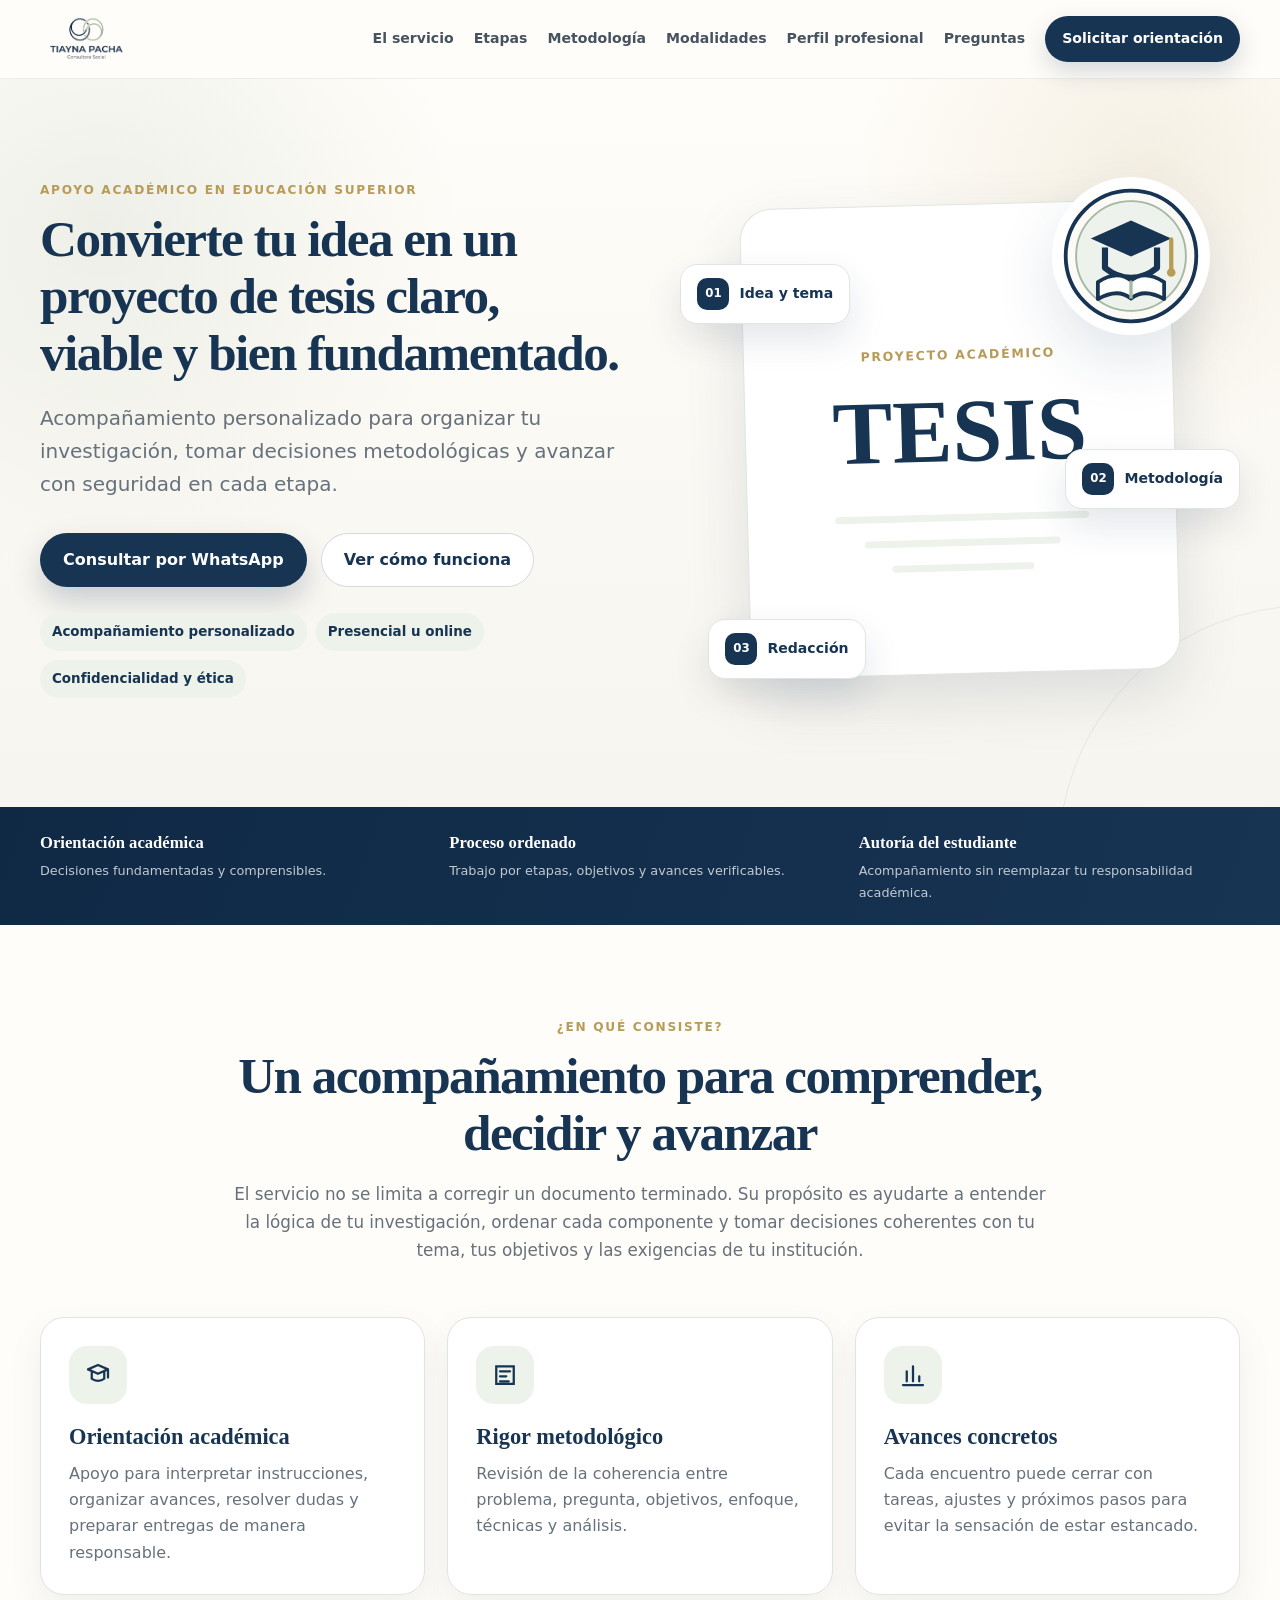
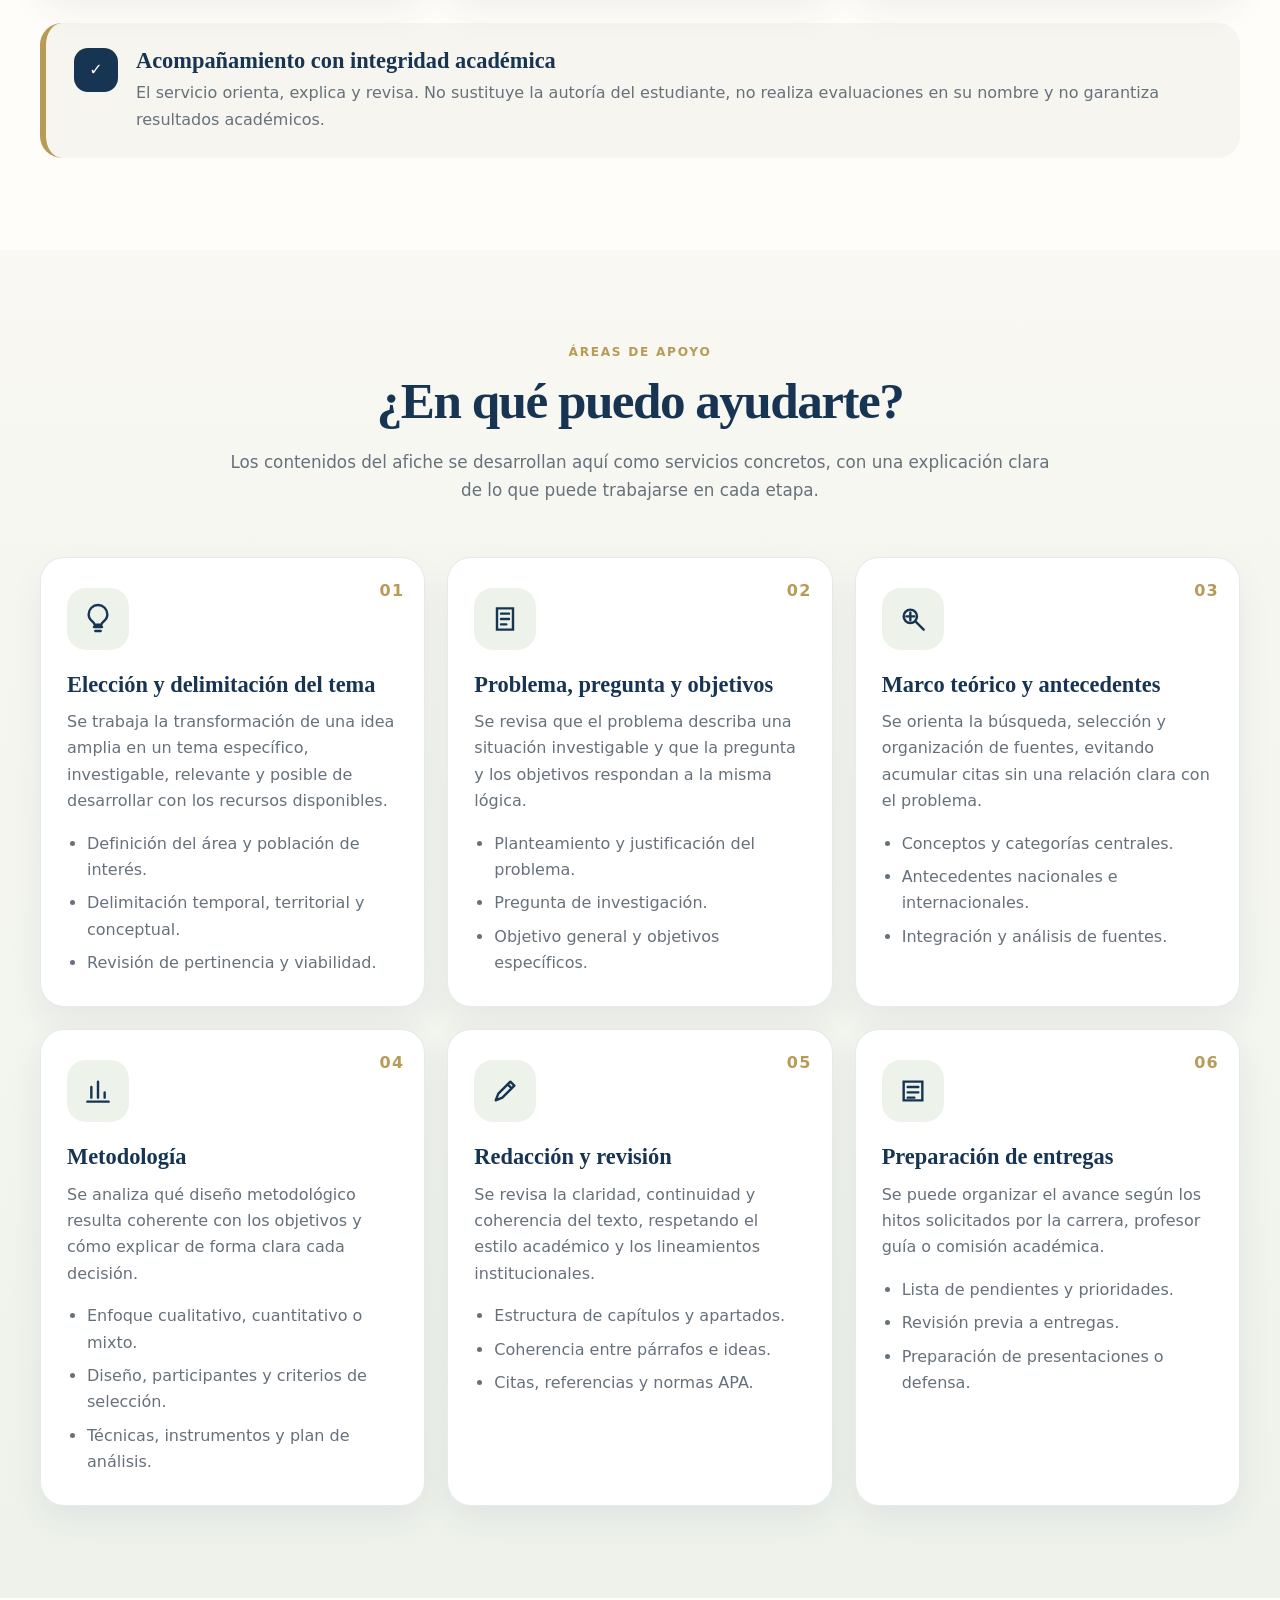
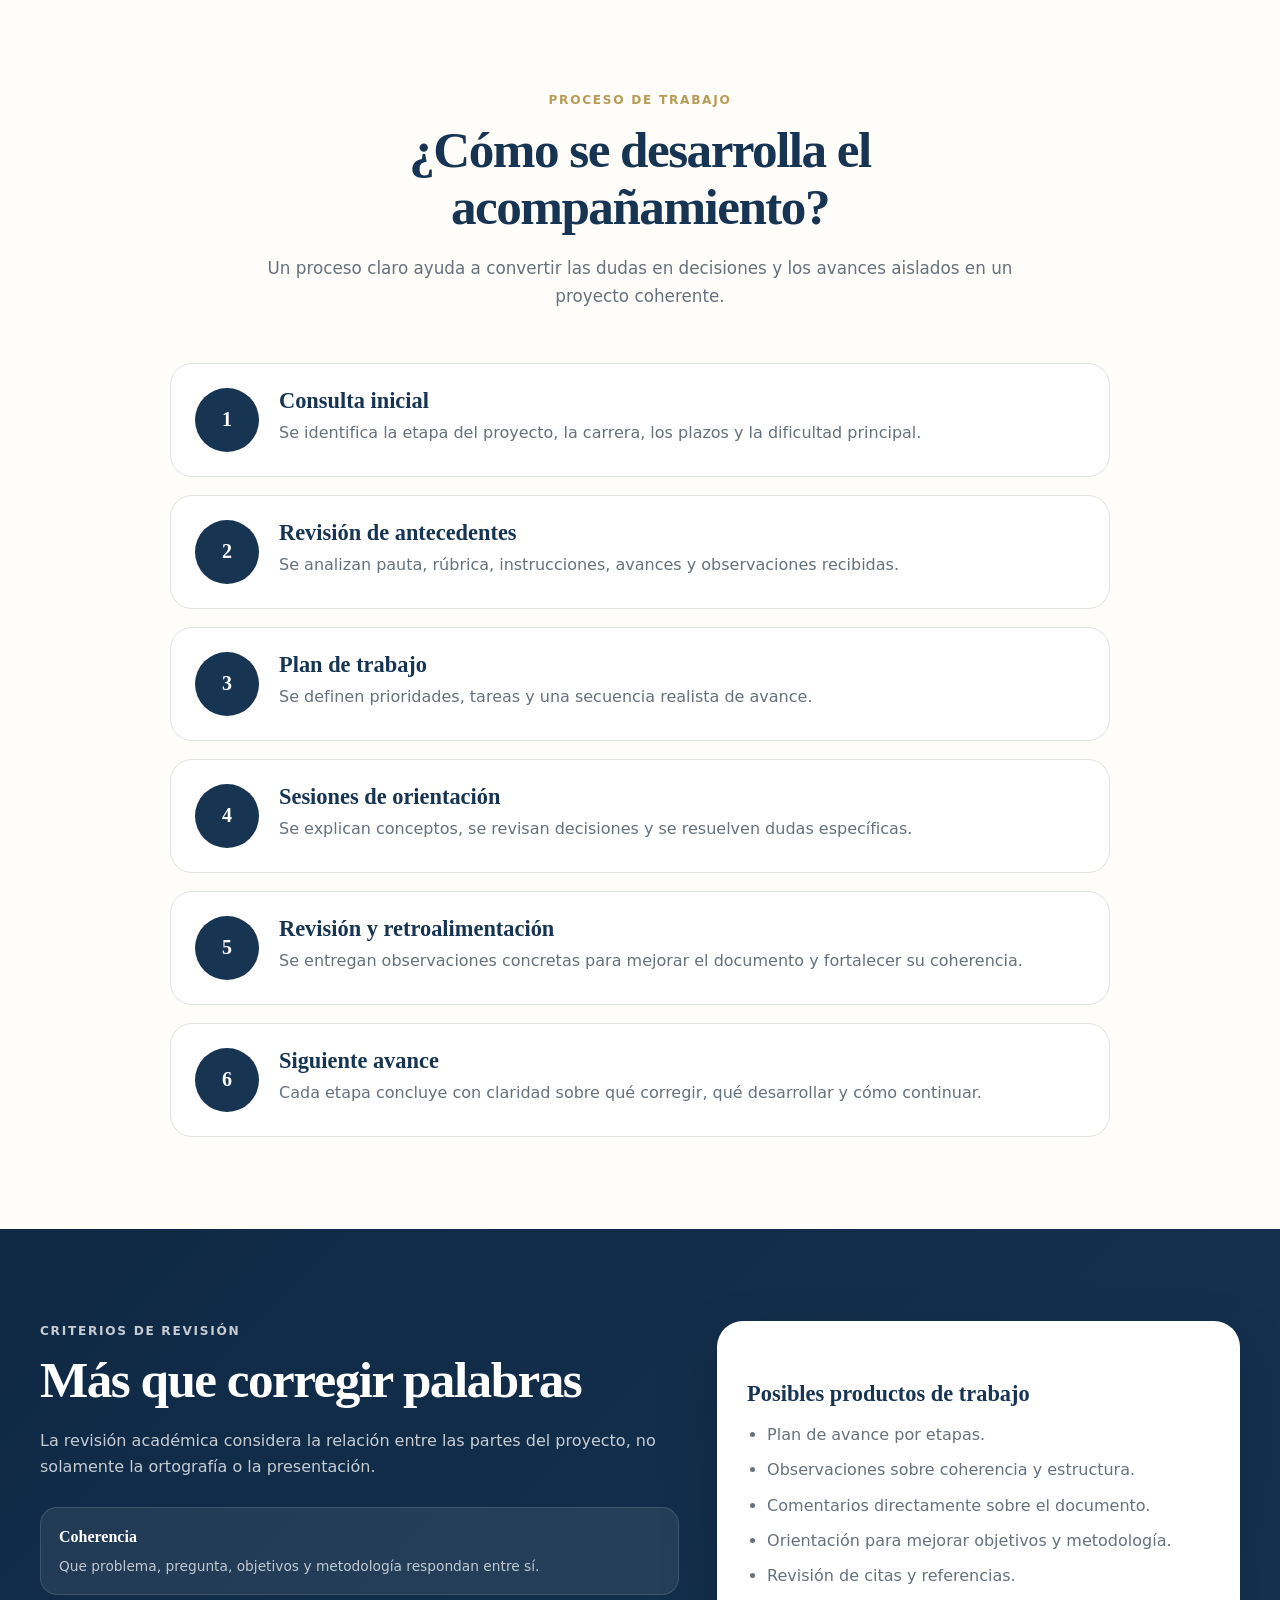
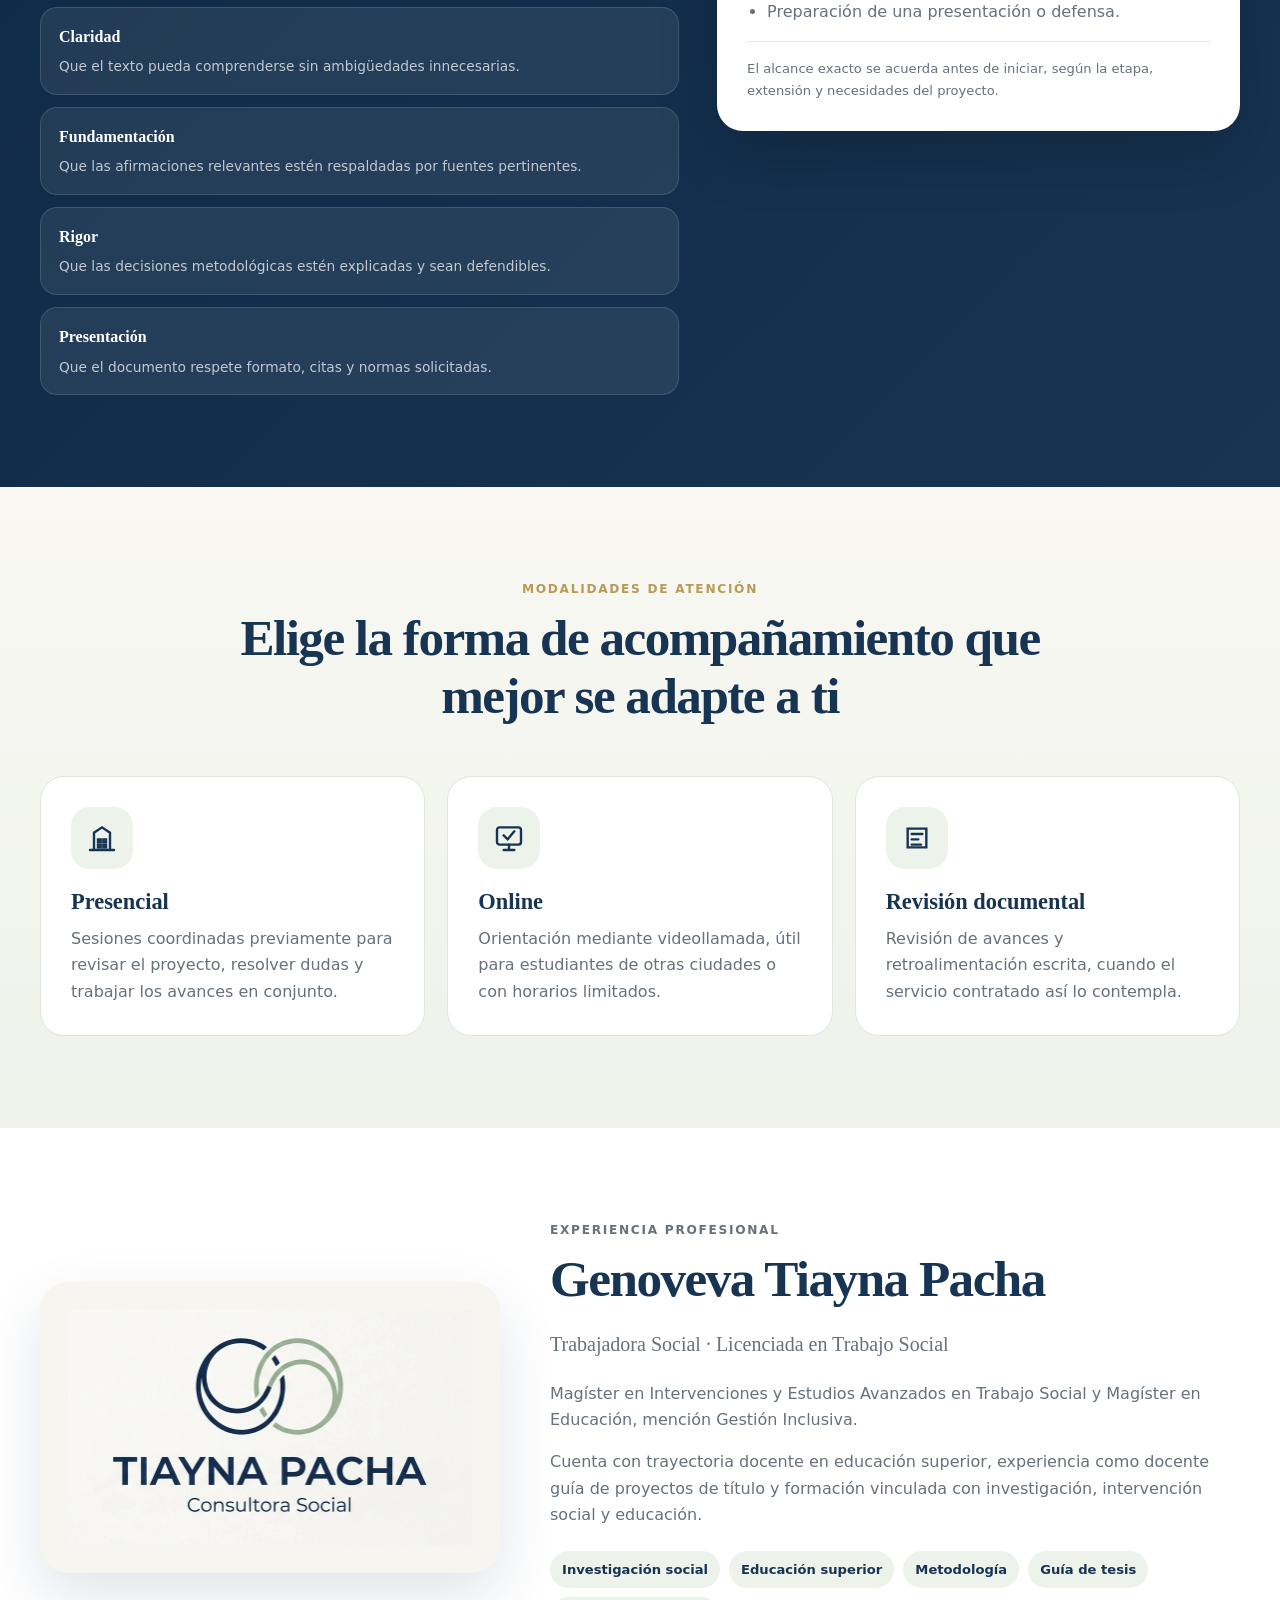
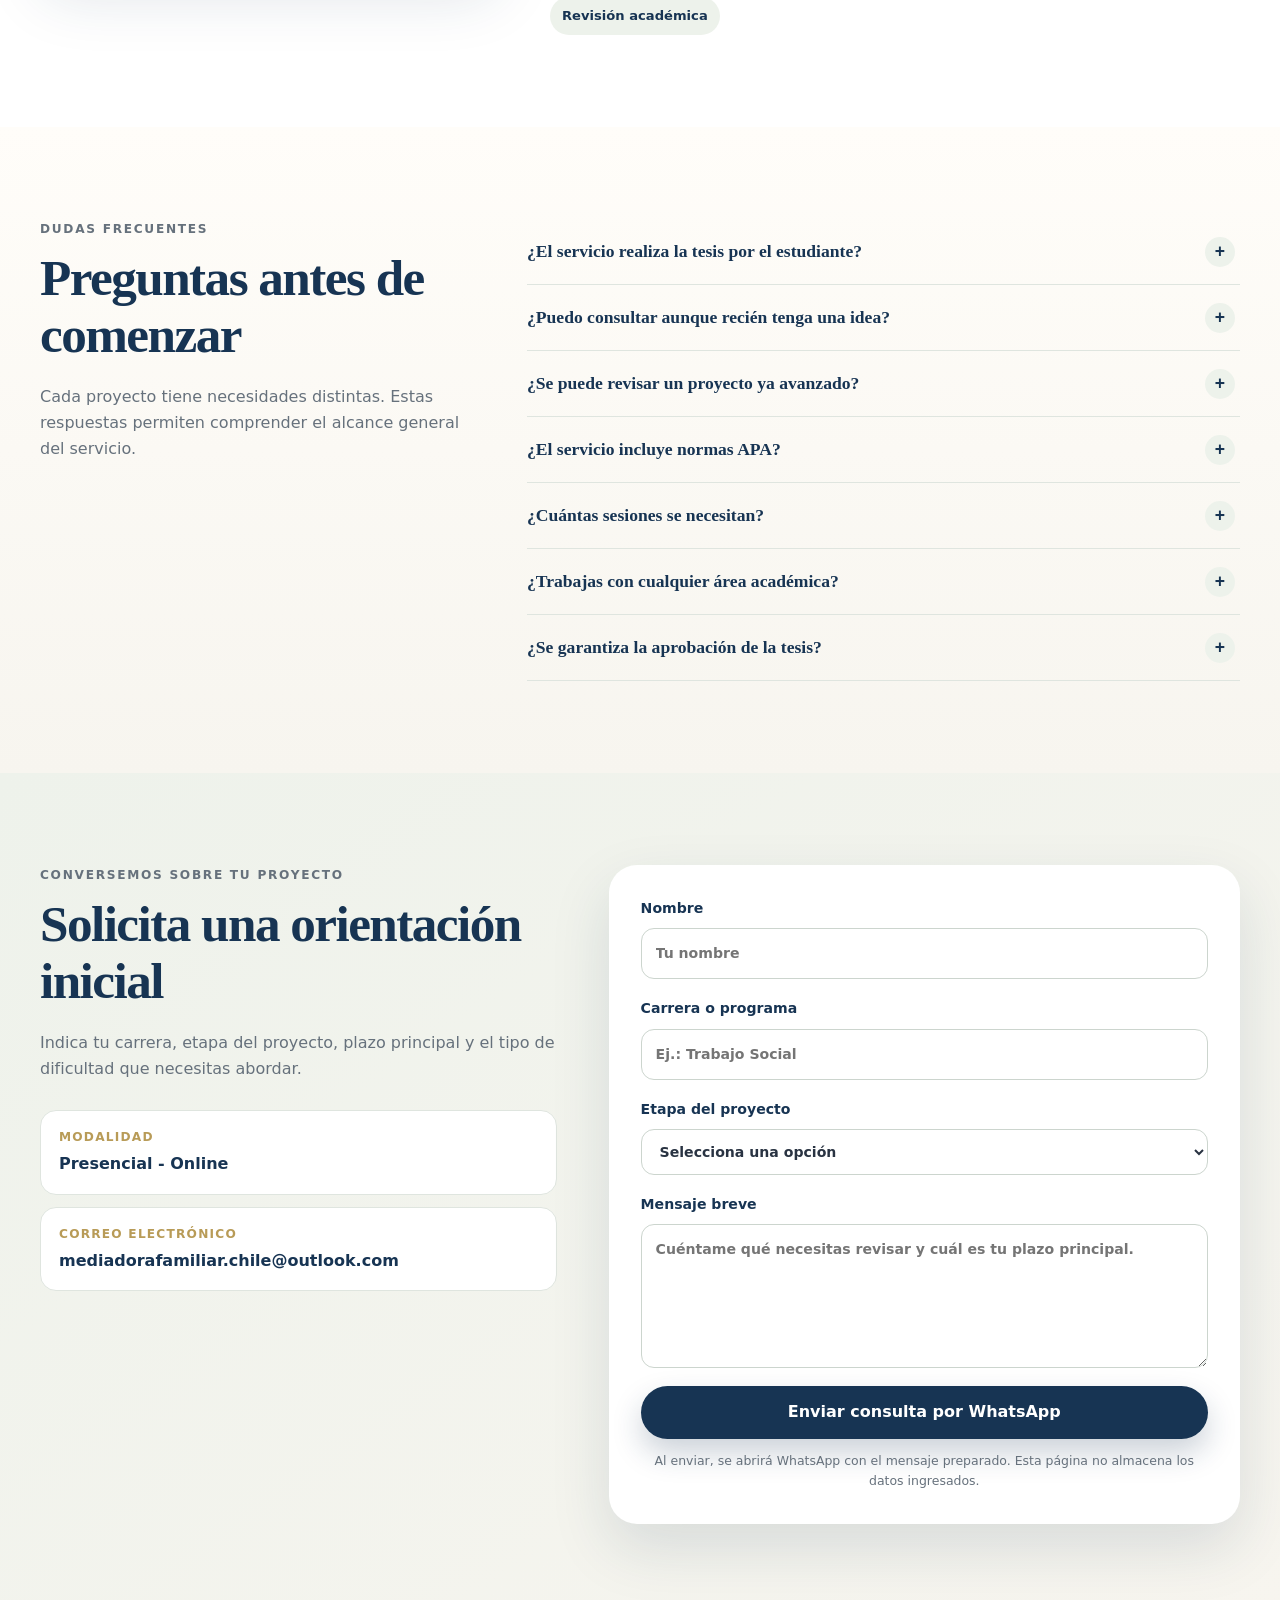
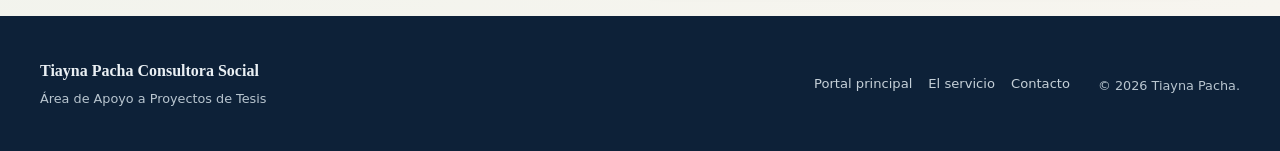
<file: tesis/index.html>
<!doctype html>
<html lang="es">
<head>
  <meta charset="utf-8">
  <meta name="viewport" content="width=device-width, initial-scale=1">
  <title>Apoyo a Proyectos de Tesis | Tiayna Pacha Consultora Social</title>
  <meta name="description" content="Acompañamiento académico y metodológico para proyectos de tesis en educación superior: tema, problema, objetivos, marco teórico, metodología, redacción y revisión.">
  <meta name="theme-color" content="#173453">

  <meta property="og:type" content="website">
  <meta property="og:title" content="Apoyo a Proyectos de Tesis | Tiayna Pacha">
  <meta property="og:description" content="Orientación académica, metodológica y de redacción para avanzar con claridad, rigor y autonomía.">

  <link rel="icon" href="assets/favicon.svg" type="image/svg+xml">
  <link rel="stylesheet" href="styles.css?v=1">
</head>

<body>
  <a class="skip-link" href="#contenido">Saltar al contenido</a>

  <header class="site-header" id="inicio">
    <div class="container header-inner">
      <a class="brand" href="../" aria-label="Volver al portal Tiayna Pacha">
        <img src="assets/logo-corporativo.png" alt="Tiayna Pacha Consultora Social">
      </a>

      <button class="menu-button" type="button" aria-label="Abrir menú" aria-expanded="false" aria-controls="main-nav">
        <span></span><span></span><span></span>
      </button>

      <nav class="main-nav" id="main-nav" aria-label="Navegación principal">
        <a href="#servicio">El servicio</a>
        <a href="#etapas">Etapas</a>
        <a href="#metodologia">Metodología</a>
        <a href="#modalidades">Modalidades</a>
        <a href="#perfil">Perfil profesional</a>
        <a href="#preguntas">Preguntas</a>
        <a class="nav-cta" href="#contacto">Solicitar orientación</a>
      </nav>
    </div>
  </header>

  <main id="contenido">
    <section class="hero">
      <div class="container hero-grid">
        <div class="hero-copy">
          <p class="eyebrow">Apoyo académico en educación superior</p>
          <h2>Convierte tu idea en un proyecto de tesis claro, viable y bien fundamentado.</h2>
          <p class="hero-lead">
            Acompañamiento personalizado para organizar tu investigación,
            tomar decisiones metodológicas y avanzar con seguridad en cada etapa.
          </p>

          <div class="hero-actions">
            <a class="button primary" href="https://wa.me/56973867356?text=Hola%2C%20quisiera%20informaci%C3%B3n%20sobre%20apoyo%20a%20mi%20proyecto%20de%20tesis." target="_blank" rel="noopener">
              Consultar por WhatsApp
            </a>
            <a class="button secondary" href="#etapas">Ver cómo funciona</a>
          </div>

          <div class="hero-points" aria-label="Características del servicio">
            <span>Acompañamiento personalizado</span>
            <span>Presencial u online</span>
            <span>Confidencialidad y ética</span>
          </div>
        </div>

        <div class="hero-visual" aria-label="Representación del proceso de tesis">
          <div class="hero-logo-card">
            <img src="assets/logo-tesis.svg" alt="Logo de apoyo a proyectos de tesis">
          </div>

          <div class="hero-document">
            <span class="document-kicker">Proyecto académico</span>
            <strong>TESIS</strong>
            <div class="document-line"></div>
            <div class="document-line short"></div>
            <div class="document-line shorter"></div>
          </div>

          <div class="floating-card floating-one">
            <span>01</span>
            <strong>Idea y tema</strong>
          </div>

          <div class="floating-card floating-two">
            <span>02</span>
            <strong>Metodología</strong>
          </div>

          <div class="floating-card floating-three">
            <span>03</span>
            <strong>Redacción</strong>
          </div>
        </div>
      </div>
    </section>

    <section class="trust-strip">
      <div class="container trust-grid">
        <div>
          <strong>Orientación académica</strong>
          <span>Decisiones fundamentadas y comprensibles.</span>
        </div>
        <div>
          <strong>Proceso ordenado</strong>
          <span>Trabajo por etapas, objetivos y avances verificables.</span>
        </div>
        <div>
          <strong>Autoría del estudiante</strong>
          <span>Acompañamiento sin reemplazar tu responsabilidad académica.</span>
        </div>
      </div>
    </section>

    <section class="section" id="servicio">
      <div class="container">
        <div class="section-heading">
          <p class="eyebrow">¿En qué consiste?</p>
          <h2>Un acompañamiento para comprender, decidir y avanzar</h2>
          <p>
            El servicio no se limita a corregir un documento terminado.
            Su propósito es ayudarte a entender la lógica de tu investigación,
            ordenar cada componente y tomar decisiones coherentes con tu tema,
            tus objetivos y las exigencias de tu institución.
          </p>
        </div>

        <div class="service-intro-grid">
          <article class="info-card">
            <div class="icon-box" aria-hidden="true">
              <svg viewBox="0 0 24 24">
                <path d="M4 7.5 12 4l8 3.5-8 3.5-8-3.5Z" fill="none" stroke="currentColor" stroke-width="1.8" stroke-linejoin="round"/>
                <path d="M7 10v5c2.7 2.2 7.3 2.2 10 0v-5M20 8v6" fill="none" stroke="currentColor" stroke-width="1.8" stroke-linecap="round"/>
              </svg>
            </div>
            <h3>Orientación académica</h3>
            <p>
              Apoyo para interpretar instrucciones, organizar avances,
              resolver dudas y preparar entregas de manera responsable.
            </p>
          </article>

          <article class="info-card">
            <div class="icon-box" aria-hidden="true">
              <svg viewBox="0 0 24 24">
                <path d="M5 5h14v14H5zM8 9h8M8 13h5M8 17h7" fill="none" stroke="currentColor" stroke-width="1.8" stroke-linecap="round"/>
              </svg>
            </div>
            <h3>Rigor metodológico</h3>
            <p>
              Revisión de la coherencia entre problema, pregunta,
              objetivos, enfoque, técnicas y análisis.
            </p>
          </article>

          <article class="info-card">
            <div class="icon-box" aria-hidden="true">
              <svg viewBox="0 0 24 24">
                <path d="M4 20h16M7 17V9M12 17V5M17 17v-4" fill="none" stroke="currentColor" stroke-width="1.8" stroke-linecap="round"/>
              </svg>
            </div>
            <h3>Avances concretos</h3>
            <p>
              Cada encuentro puede cerrar con tareas, ajustes y próximos pasos
              para evitar la sensación de estar estancado.
            </p>
          </article>
        </div>

        <div class="integrity-note">
          <div class="integrity-icon" aria-hidden="true">✓</div>
          <div>
            <h3>Acompañamiento con integridad académica</h3>
            <p>
              El servicio orienta, explica y revisa. No sustituye la autoría del estudiante,
              no realiza evaluaciones en su nombre y no garantiza resultados académicos.
            </p>
          </div>
        </div>
      </div>
    </section>

    <section class="section tinted" id="etapas">
      <div class="container">
        <div class="section-heading">
          <p class="eyebrow">Áreas de apoyo</p>
          <h2>¿En qué puedo ayudarte?</h2>
          <p>
            Los contenidos del afiche se desarrollan aquí como servicios concretos,
            con una explicación clara de lo que puede trabajarse en cada etapa.
          </p>
        </div>

        <div class="stage-grid">
          <article class="stage-card">
            <span class="stage-number">01</span>
            <div class="stage-icon" aria-hidden="true">
              <svg viewBox="0 0 24 24">
                <path d="M9 18h6M10 21h4M8 14c-2-1.4-3-3.3-3-5.5A7 7 0 0 1 19 8.5c0 2.2-1 4.1-3 5.5-.8.6-1.3 1.4-1.5 2.3h-5c-.2-.9-.7-1.7-1.5-2.3Z" fill="none" stroke="currentColor" stroke-width="1.8" stroke-linecap="round"/>
              </svg>
            </div>
            <h3>Elección y delimitación del tema</h3>
            <p>
              Se trabaja la transformación de una idea amplia en un tema específico,
              investigable, relevante y posible de desarrollar con los recursos disponibles.
            </p>
            <ul>
              <li>Definición del área y población de interés.</li>
              <li>Delimitación temporal, territorial y conceptual.</li>
              <li>Revisión de pertinencia y viabilidad.</li>
            </ul>
          </article>

          <article class="stage-card">
            <span class="stage-number">02</span>
            <div class="stage-icon" aria-hidden="true">
              <svg viewBox="0 0 24 24">
                <path d="M6 4h12v16H6zM9 8h6M9 12h6M9 16h4" fill="none" stroke="currentColor" stroke-width="1.8" stroke-linecap="round"/>
              </svg>
            </div>
            <h3>Problema, pregunta y objetivos</h3>
            <p>
              Se revisa que el problema describa una situación investigable
              y que la pregunta y los objetivos respondan a la misma lógica.
            </p>
            <ul>
              <li>Planteamiento y justificación del problema.</li>
              <li>Pregunta de investigación.</li>
              <li>Objetivo general y objetivos específicos.</li>
            </ul>
          </article>

          <article class="stage-card">
            <span class="stage-number">03</span>
            <div class="stage-icon" aria-hidden="true">
              <svg viewBox="0 0 24 24">
                <circle cx="10" cy="10" r="5" fill="none" stroke="currentColor" stroke-width="1.8"/>
                <path d="m14 14 6 6M7 10h6M10 7v6" fill="none" stroke="currentColor" stroke-width="1.8" stroke-linecap="round"/>
              </svg>
            </div>
            <h3>Marco teórico y antecedentes</h3>
            <p>
              Se orienta la búsqueda, selección y organización de fuentes,
              evitando acumular citas sin una relación clara con el problema.
            </p>
            <ul>
              <li>Conceptos y categorías centrales.</li>
              <li>Antecedentes nacionales e internacionales.</li>
              <li>Integración y análisis de fuentes.</li>
            </ul>
          </article>

          <article class="stage-card">
            <span class="stage-number">04</span>
            <div class="stage-icon" aria-hidden="true">
              <svg viewBox="0 0 24 24">
                <path d="M4 20h16M7 17V9M12 17V5M17 17v-4" fill="none" stroke="currentColor" stroke-width="1.8" stroke-linecap="round"/>
              </svg>
            </div>
            <h3>Metodología</h3>
            <p>
              Se analiza qué diseño metodológico resulta coherente con los objetivos
              y cómo explicar de forma clara cada decisión.
            </p>
            <ul>
              <li>Enfoque cualitativo, cuantitativo o mixto.</li>
              <li>Diseño, participantes y criterios de selección.</li>
              <li>Técnicas, instrumentos y plan de análisis.</li>
            </ul>
          </article>

          <article class="stage-card">
            <span class="stage-number">05</span>
            <div class="stage-icon" aria-hidden="true">
              <svg viewBox="0 0 24 24">
                <path d="M5 19 7 14 16 5l3 3-9 9-5 2ZM14 7l3 3" fill="none" stroke="currentColor" stroke-width="1.8" stroke-linecap="round" stroke-linejoin="round"/>
              </svg>
            </div>
            <h3>Redacción y revisión</h3>
            <p>
              Se revisa la claridad, continuidad y coherencia del texto,
              respetando el estilo académico y los lineamientos institucionales.
            </p>
            <ul>
              <li>Estructura de capítulos y apartados.</li>
              <li>Coherencia entre párrafos e ideas.</li>
              <li>Citas, referencias y normas APA.</li>
            </ul>
          </article>

          <article class="stage-card">
            <span class="stage-number">06</span>
            <div class="stage-icon" aria-hidden="true">
              <svg viewBox="0 0 24 24">
                <path d="M5 5h14v14H5zM8 9h8M8 13h8M8 17h5" fill="none" stroke="currentColor" stroke-width="1.8" stroke-linecap="round"/>
              </svg>
            </div>
            <h3>Preparación de entregas</h3>
            <p>
              Se puede organizar el avance según los hitos solicitados
              por la carrera, profesor guía o comisión académica.
            </p>
            <ul>
              <li>Lista de pendientes y prioridades.</li>
              <li>Revisión previa a entregas.</li>
              <li>Preparación de presentaciones o defensa.</li>
            </ul>
          </article>
        </div>
      </div>
    </section>

    <section class="section" id="metodologia">
      <div class="container">
        <div class="section-heading">
          <p class="eyebrow">Proceso de trabajo</p>
          <h2>¿Cómo se desarrolla el acompañamiento?</h2>
          <p>
            Un proceso claro ayuda a convertir las dudas en decisiones y los avances
            aislados en un proyecto coherente.
          </p>
        </div>

        <ol class="process">
          <li>
            <span>1</span>
            <div>
              <h3>Consulta inicial</h3>
              <p>Se identifica la etapa del proyecto, la carrera, los plazos y la dificultad principal.</p>
            </div>
          </li>
          <li>
            <span>2</span>
            <div>
              <h3>Revisión de antecedentes</h3>
              <p>Se analizan pauta, rúbrica, instrucciones, avances y observaciones recibidas.</p>
            </div>
          </li>
          <li>
            <span>3</span>
            <div>
              <h3>Plan de trabajo</h3>
              <p>Se definen prioridades, tareas y una secuencia realista de avance.</p>
            </div>
          </li>
          <li>
            <span>4</span>
            <div>
              <h3>Sesiones de orientación</h3>
              <p>Se explican conceptos, se revisan decisiones y se resuelven dudas específicas.</p>
            </div>
          </li>
          <li>
            <span>5</span>
            <div>
              <h3>Revisión y retroalimentación</h3>
              <p>Se entregan observaciones concretas para mejorar el documento y fortalecer su coherencia.</p>
            </div>
          </li>
          <li>
            <span>6</span>
            <div>
              <h3>Siguiente avance</h3>
              <p>Cada etapa concluye con claridad sobre qué corregir, qué desarrollar y cómo continuar.</p>
            </div>
          </li>
        </ol>
      </div>
    </section>

    <section class="section methodology-section">
      <div class="container methodology-grid">
        <div>
          <p class="eyebrow">Criterios de revisión</p>
          <h2>Más que corregir palabras</h2>
          <p>
            La revisión académica considera la relación entre las partes del proyecto,
            no solamente la ortografía o la presentación.
          </p>

          <div class="criteria-list">
            <div><strong>Coherencia</strong><span>Que problema, pregunta, objetivos y metodología respondan entre sí.</span></div>
            <div><strong>Claridad</strong><span>Que el texto pueda comprenderse sin ambigüedades innecesarias.</span></div>
            <div><strong>Fundamentación</strong><span>Que las afirmaciones relevantes estén respaldadas por fuentes pertinentes.</span></div>
            <div><strong>Rigor</strong><span>Que las decisiones metodológicas estén explicadas y sean defendibles.</span></div>
            <div><strong>Presentación</strong><span>Que el documento respete formato, citas y normas solicitadas.</span></div>
          </div>
        </div>

        <aside class="deliverables-card">
          <p class="eyebrow">Según el servicio contratado</p>
          <h3>Posibles productos de trabajo</h3>
          <ul>
            <li>Plan de avance por etapas.</li>
            <li>Observaciones sobre coherencia y estructura.</li>
            <li>Comentarios directamente sobre el documento.</li>
            <li>Orientación para mejorar objetivos y metodología.</li>
            <li>Revisión de citas y referencias.</li>
            <li>Preparación de una presentación o defensa.</li>
          </ul>
          <p class="small-note">
            El alcance exacto se acuerda antes de iniciar, según la etapa,
            extensión y necesidades del proyecto.
          </p>
        </aside>
      </div>
    </section>

    <section class="section tinted" id="modalidades">
      <div class="container">
        <div class="section-heading">
          <p class="eyebrow">Modalidades de atención</p>
          <h2>Elige la forma de acompañamiento que mejor se adapte a ti</h2>
        </div>

        <div class="modality-grid">
          <article class="modality-card">
            <div class="modality-icon" aria-hidden="true">
              <svg viewBox="0 0 24 24">
                <path d="M3 21h18M6 21V8l6-4 6 4v13M9 13h2v2H9zm4 0h2v2h-2zM9 17h2v2H9zm4 0h2v2h-2z" fill="none" stroke="currentColor" stroke-width="1.8" stroke-linecap="round"/>
              </svg>
            </div>
            <h3>Presencial</h3>
            <p>
              Sesiones coordinadas previamente para revisar el proyecto,
              resolver dudas y trabajar los avances en conjunto.
            </p>
          </article>

          <article class="modality-card">
            <div class="modality-icon" aria-hidden="true">
              <svg viewBox="0 0 24 24">
                <rect x="3" y="4" width="18" height="13" rx="2" fill="none" stroke="currentColor" stroke-width="1.8"/>
                <path d="M8 21h8M12 17v4M8 10l3 3 5-6" fill="none" stroke="currentColor" stroke-width="1.8" stroke-linecap="round"/>
              </svg>
            </div>
            <h3>Online</h3>
            <p>
              Orientación mediante videollamada, útil para estudiantes
              de otras ciudades o con horarios limitados.
            </p>
          </article>

          <article class="modality-card">
            <div class="modality-icon" aria-hidden="true">
              <svg viewBox="0 0 24 24">
                <path d="M5 5h14v14H5zM8 9h8M8 13h5M8 17h7" fill="none" stroke="currentColor" stroke-width="1.8" stroke-linecap="round"/>
              </svg>
            </div>
            <h3>Revisión documental</h3>
            <p>
              Revisión de avances y retroalimentación escrita,
              cuando el servicio contratado así lo contempla.
            </p>
          </article>
        </div>
      </div>
    </section>

    <section class="section profile-section" id="perfil">
      <div class="container profile-grid">
        <div class="profile-logo">
          <img src="assets/logo-corporativo.webp" alt="Tiayna Pacha Consultora Social">
        </div>

        <div>
          <p class="eyebrow">Experiencia profesional</p>
          <h2>Genoveva Tiayna Pacha</h2>
          <p class="profile-lead">
            Trabajadora Social · Licenciada en Trabajo Social
          </p>
          <p>
            Magíster en Intervenciones y Estudios Avanzados en Trabajo Social
            y Magíster en Educación, mención Gestión Inclusiva.
          </p>
          <p>
            Cuenta con trayectoria docente en educación superior,
            experiencia como docente guía de proyectos de título
            y formación vinculada con investigación, intervención social y educación.
          </p>

          <div class="profile-tags">
            <span>Investigación social</span>
            <span>Educación superior</span>
            <span>Metodología</span>
            <span>Guía de tesis</span>
            <span>Revisión académica</span>
          </div>
        </div>
      </div>
    </section>

    <section class="section faq-section" id="preguntas">
      <div class="container faq-grid">
        <div class="faq-intro">
          <p class="eyebrow">Dudas frecuentes</p>
          <h2>Preguntas antes de comenzar</h2>
          <p>
            Cada proyecto tiene necesidades distintas. Estas respuestas permiten
            comprender el alcance general del servicio.
          </p>
        </div>

        <div class="accordion">
          <details>
            <summary>¿El servicio realiza la tesis por el estudiante?</summary>
            <p>No. El acompañamiento orienta, explica, revisa y entrega retroalimentación. La autoría, decisiones y responsabilidad académica siguen perteneciendo al estudiante.</p>
          </details>

          <details>
            <summary>¿Puedo consultar aunque recién tenga una idea?</summary>
            <p>Sí. La delimitación del tema y la revisión de viabilidad pueden trabajarse desde una etapa inicial.</p>
          </details>

          <details>
            <summary>¿Se puede revisar un proyecto ya avanzado?</summary>
            <p>Sí. Primero se revisa la pauta institucional y el estado actual para identificar prioridades y posibilidades de mejora.</p>
          </details>

          <details>
            <summary>¿El servicio incluye normas APA?</summary>
            <p>Puede incluir orientación y revisión de citas y referencias, según el alcance previamente acordado.</p>
          </details>

          <details>
            <summary>¿Cuántas sesiones se necesitan?</summary>
            <p>Depende de la etapa, extensión, complejidad y plazos del proyecto. La frecuencia se acuerda después de la consulta inicial.</p>
          </details>

          <details>
            <summary>¿Trabajas con cualquier área académica?</summary>
            <p>El acompañamiento se orienta especialmente a investigación social, educativa y áreas afines. La pertinencia se revisa antes de confirmar el servicio.</p>
          </details>

          <details>
            <summary>¿Se garantiza la aprobación de la tesis?</summary>
            <p>No. Las decisiones académicas corresponden a la institución, profesor guía o comisión. El servicio busca fortalecer el proceso y la calidad del trabajo.</p>
          </details>
        </div>
      </div>
    </section>

    <section class="section contact-section" id="contacto">
      <div class="container contact-grid">
        <div>
          <p class="eyebrow">Conversemos sobre tu proyecto</p>
          <h2>Solicita una orientación inicial</h2>
          <p>
            Indica tu carrera, etapa del proyecto, plazo principal
            y el tipo de dificultad que necesitas abordar.
          </p>

          <div class="contact-options">
            <a href="https://wa.me/56973867356?text=Hola%2C%20quisiera%20informaci%C3%B3n%20sobre%20apoyo%20a%20mi%20proyecto%20de%20tesis." target="_blank" rel="noopener">
              <span>Modalidad</span>
              <strong>Presencial - Online</strong>
            </a>

            <a href="mailto:mediadorafamiliar.chile@outlook.com">
              <span>Correo electrónico</span>
              <strong>mediadorafamiliar.chile@outlook.com</strong>
            </a>
          </div>
        </div>

        <form class="contact-form" id="thesis-form">
          <label>
            Nombre
            <input type="text" name="nombre" required autocomplete="name" placeholder="Tu nombre">
          </label>

          <label>
            Carrera o programa
            <input type="text" name="carrera" required placeholder="Ej.: Trabajo Social">
          </label>

          <label>
            Etapa del proyecto
            <select name="etapa" required>
              <option value="">Selecciona una opción</option>
              <option>Idea inicial o elección del tema</option>
              <option>Problema, pregunta u objetivos</option>
              <option>Marco teórico y antecedentes</option>
              <option>Metodología</option>
              <option>Redacción o revisión</option>
              <option>Preparación de entrega o defensa</option>
              <option>Otra etapa</option>
            </select>
          </label>

          <label>
            Mensaje breve
            <textarea name="mensaje" rows="5" placeholder="Cuéntame qué necesitas revisar y cuál es tu plazo principal."></textarea>
          </label>

          <button class="button primary full" type="submit">Enviar consulta por WhatsApp</button>
          <p class="form-note">
            Al enviar, se abrirá WhatsApp con el mensaje preparado.
            Esta página no almacena los datos ingresados.
          </p>
        </form>
      </div>
    </section>
  </main>

  <footer class="site-footer">
    <div class="container footer-grid">
      <div>
        <strong>Tiayna Pacha Consultora Social</strong>
        <span>Área de Apoyo a Proyectos de Tesis</span>
      </div>

      <nav aria-label="Enlaces del pie">
        <a href="../">Portal principal</a>
        <a href="#servicio">El servicio</a>
        <a href="#contacto">Contacto</a>
      </nav>

      <p>© <span id="year"></span> Tiayna Pacha.</p>
    </div>
  </footer>

  <script src="script.js"></script>
</body>
</html>
</file>
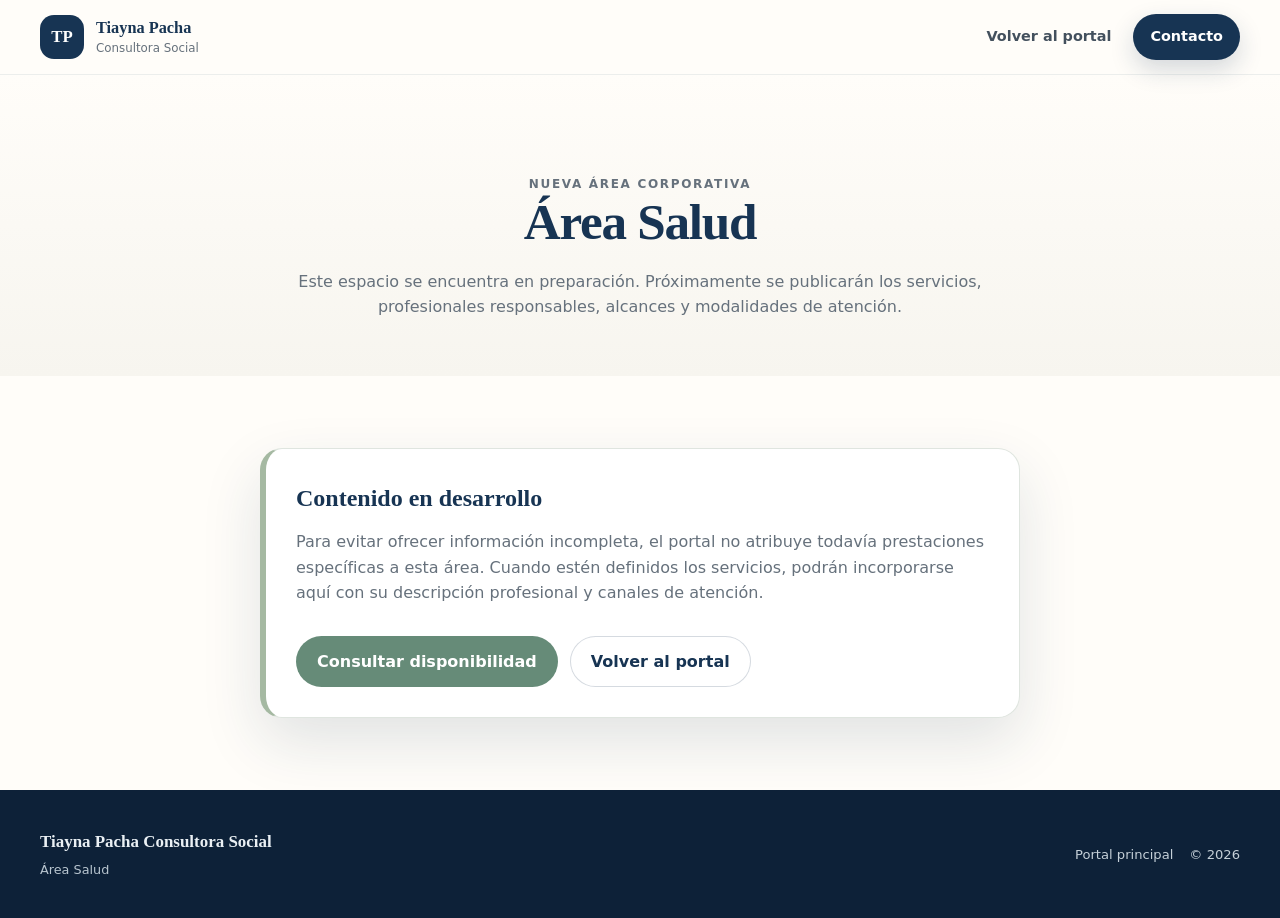
<file: salud.html>
<!doctype html>
<html lang="es">
<head>
  <meta charset="utf-8">
  <meta name="viewport" content="width=device-width, initial-scale=1">
  <title>Área Salud | Tiayna Pacha</title>
  <meta name="description" content="Área Salud de Tiayna Pacha Consultora Social. Espacio corporativo en preparación.">
  <meta name="theme-color" content="#668b78">
  <link rel="icon" href="assets/favicon.svg" type="image/svg+xml">
  <link rel="stylesheet" href="styles.css?v=1">
</head>
<body>
  <header class="site-header">
    <div class="container header-inner">
      <a class="brand" href="index.html">
        <span class="brand-mark">TP</span>
        <span class="brand-copy"><strong>Tiayna Pacha</strong><small>Consultora Social</small></span>
      </a>
      <nav class="main-nav">
        <a href="index.html">Volver al portal</a>
        <a class="nav-cta" href="mailto:mediadorafamiliar.chile@outlook.com">Contacto</a>
      </nav>
    </div>
  </header>

  <main>
    <section class="content-hero">
      <div class="container">
        <p class="eyebrow">Nueva área corporativa</p>
        <h1>Área Salud</h1>
        <p>
          Este espacio se encuentra en preparación. Próximamente se publicarán
          los servicios, profesionales responsables, alcances y modalidades de atención.
        </p>
      </div>
    </section>

    <section class="content-section">
      <div class="container">
        <div class="notice">
          <h2>Contenido en desarrollo</h2>
          <p>
            Para evitar ofrecer información incompleta, el portal no atribuye todavía
            prestaciones específicas a esta área. Cuando estén definidos los servicios,
            podrán incorporarse aquí con su descripción profesional y canales de atención.
          </p>
          <div class="contact-strip">
            <a class="button health" href="mailto:mediadorafamiliar.chile@outlook.com">Consultar disponibilidad</a>
            <a class="button secondary" href="index.html">Volver al portal</a>
          </div>
        </div>
      </div>
    </section>
  </main>

  <footer class="site-footer">
    <div class="container footer-grid">
      <div class="footer-brand"><strong>Tiayna Pacha Consultora Social</strong><span>Área Salud</span></div>
      <div class="footer-links"><a href="index.html">Portal principal</a><span>© <span data-year></span></span></div>
    </div>
  </footer>
  <script src="script.js"></script>
</body>
</html>
</file>
<file: styles.css>
:root{
  --navy:#173453;
  --navy-2:#0f2945;
  --sage:#a5b9a2;
  --sage-soft:#edf2eb;
  --gold:#b89b57;
  --cream:#f7f5ef;
  --paper:#fffdf9;
  --ink:#293342;
  --muted:#66717c;
  --rose:#a94f66;
  --health:#668b78;
  --line:#dfe5df;
  --shadow:0 24px 60px rgba(23,52,83,.13);
  --radius:28px;
  --container:1200px;
}
*{box-sizing:border-box}
html{scroll-behavior:smooth}
body{
  margin:0;
  color:var(--ink);
  background:var(--paper);
  font-family:Inter,ui-sans-serif,system-ui,-apple-system,BlinkMacSystemFont,"Segoe UI",sans-serif;
  line-height:1.6;
  -webkit-font-smoothing:antialiased;
}
img,svg{display:block;max-width:100%}
a{color:inherit;text-decoration:none}
button{font:inherit}
.container{width:min(calc(100% - 40px),var(--container));margin-inline:auto}
.skip-link{position:absolute;left:-999px;top:0;background:var(--navy);color:#fff;padding:12px 18px;z-index:999}
.skip-link:focus{left:12px;top:12px}
.site-header{
  position:sticky;
  top:0;
  z-index:100;
  background:rgba(255,253,249,.93);
  backdrop-filter:blur(15px);
  border-bottom:1px solid rgba(23,52,83,.08);
}
.header-inner{min-height:74px;display:flex;align-items:center;justify-content:space-between;gap:22px}
.brand{display:flex;align-items:center;gap:12px}
.brand-mark{
  width:44px;height:44px;border-radius:14px;display:grid;place-items:center;
  background:var(--navy);color:#fff;font:700 1.05rem Georgia,serif
}
.brand-copy{display:flex;flex-direction:column;line-height:1.15}
.brand-copy strong{color:var(--navy);font-family:Georgia,"Times New Roman",serif;font-size:1.02rem}
.brand-copy small{margin-top:4px;color:var(--muted);font-size:.74rem}
.main-nav{display:flex;align-items:center;gap:22px;font-size:.9rem;font-weight:750;color:#43505d}
.main-nav a{white-space:nowrap}
.main-nav a:hover,.main-nav a:focus-visible{color:var(--navy)}
.nav-cta{padding:11px 17px;border-radius:999px;background:var(--navy);color:#fff!important;box-shadow:0 10px 24px rgba(23,52,83,.18)}
.menu-button{display:none;width:44px;height:44px;border:0;border-radius:13px;background:var(--sage-soft);padding:10px}
.menu-button span{display:block;height:2px;background:var(--navy);margin:5px 0;border-radius:4px}

.hero{
  position:relative;
  overflow:hidden;
  padding:78px 0 42px;
  background:
    radial-gradient(circle at 10% 15%,rgba(165,185,162,.18),transparent 26%),
    radial-gradient(circle at 88% 8%,rgba(184,155,87,.12),transparent 22%),
    linear-gradient(180deg,#fffdf9,#f7f5ef);
}
.hero::after{
  content:"";position:absolute;width:420px;height:420px;right:-230px;bottom:-260px;
  border:1px solid rgba(23,52,83,.08);border-radius:50%;
}
.corporate-lockup{
  position:relative;z-index:1;
  display:grid;place-items:center;text-align:center;
}
.corporate-logo{
  width:min(100%,820px);
  max-height:340px;
  object-fit:contain;
  mix-blend-mode:multiply;
}
.hero-kicker{
  margin:22px 0 8px;color:var(--gold);text-transform:uppercase;
  letter-spacing:.16em;font-size:.78rem;font-weight:850
}
.hero h1{
  margin:0;color:var(--navy);font-family:Georgia,"Times New Roman",serif;
  font-size:clamp(2.1rem,5vw,4rem);line-height:1.08;letter-spacing:-.03em
}
.hero-intro{max-width:760px;margin:18px auto 0;color:var(--muted);font-size:1.08rem}
.hero-note{
  margin-top:25px;display:inline-flex;align-items:center;gap:9px;padding:10px 15px;
  border:1px solid var(--line);border-radius:999px;background:rgba(255,255,255,.72);
  color:var(--navy);font-weight:750;font-size:.86rem
}
.hero-note::before{content:"";width:8px;height:8px;border-radius:50%;background:var(--sage)}

.services{padding:70px 0 94px}
.section-heading{max-width:760px;margin:0 auto 42px;text-align:center}
.eyebrow{margin:0 0 10px;color:var(--gold);text-transform:uppercase;letter-spacing:.14em;font-size:.75rem;font-weight:850}
.section-heading h2,.content-hero h1{
  margin:0;color:var(--navy);font-family:Georgia,"Times New Roman",serif;
  font-size:clamp(2rem,4vw,3.35rem);line-height:1.1;letter-spacing:-.025em
}
.section-heading p{margin:16px 0 0;color:var(--muted);font-size:1.02rem}
.service-grid{display:grid;grid-template-columns:repeat(3,minmax(0,1fr));gap:24px}
.service-card{
  position:relative;display:flex;flex-direction:column;min-width:0;
  padding:30px;border:1px solid var(--line);border-radius:var(--radius);
  background:#fff;box-shadow:0 18px 44px rgba(23,52,83,.08);
  transition:transform .24s ease,box-shadow .24s ease,border-color .24s ease
}
.service-card:hover{transform:translateY(-7px);box-shadow:var(--shadow)}
.service-card.mediation:hover{border-color:rgba(169,79,102,.38)}
.service-card.thesis:hover{border-color:rgba(23,52,83,.34)}
.service-card.health:hover{border-color:rgba(102,139,120,.4)}
.service-badge{
  position:absolute;top:22px;right:22px;padding:6px 10px;border-radius:999px;
  background:var(--sage-soft);color:var(--navy);font-size:.7rem;font-weight:850;
  letter-spacing:.06em;text-transform:uppercase
}
.service-logo{
  width:148px;height:148px;margin:0 auto 24px;border-radius:50%;
  display:grid;place-items:center;background:var(--cream);
  box-shadow:0 12px 30px rgba(23,52,83,.10)
}
.service-logo img{width:100%;height:100%;object-fit:contain;border-radius:50%}
.service-card h3{
  margin:0;text-align:center;color:var(--navy);
  font-family:Georgia,"Times New Roman",serif;font-size:1.55rem
}
.service-card p{margin:14px 0 0;text-align:center;color:var(--muted);font-size:.94rem}
.service-list{margin:20px 0 0;padding:0;list-style:none;display:grid;gap:9px}
.service-list li{position:relative;padding-left:22px;color:#52606d;font-size:.88rem}
.service-list li::before{content:"✓";position:absolute;left:0;color:var(--gold);font-weight:900}
.service-card .button{margin-top:auto}
.button{
  display:inline-flex;align-items:center;justify-content:center;min-height:50px;
  padding:12px 20px;border-radius:999px;border:1px solid transparent;
  font-weight:850;transition:transform .2s ease,background .2s ease
}
.button:hover{transform:translateY(-2px)}
.button.primary{background:var(--navy);color:#fff}
.button.rose{background:var(--rose);color:#fff}
.button.health{background:var(--health);color:#fff}
.button.secondary{border-color:rgba(23,52,83,.18);background:#fff;color:var(--navy)}
.service-actions{display:grid;gap:10px;margin-top:24px}

.identity{
  padding:60px 0;
  background:linear-gradient(120deg,var(--navy-2),var(--navy));
  color:#fff
}
.identity-grid{display:grid;grid-template-columns:1fr auto;gap:34px;align-items:center}
.identity h2{margin:0;font:700 clamp(1.8rem,3vw,2.8rem)/1.15 Georgia,serif}
.identity p{margin:12px 0 0;color:rgba(255,255,255,.76)}
.identity .button{background:#fff;color:var(--navy)}

.site-footer{padding:38px 0;background:#0d2138;color:#eaf0f4}
.footer-grid{display:grid;grid-template-columns:1fr auto;gap:28px;align-items:center}
.footer-brand{display:flex;flex-direction:column}
.footer-brand strong{font-family:Georgia,serif;font-size:1.06rem}
.footer-brand span{color:#b8c5cf;font-size:.8rem;margin-top:4px}
.footer-links{display:flex;flex-wrap:wrap;gap:16px;font-size:.82rem;color:#c5d0d8}
.footer-links a:hover{color:#fff}

.content-hero{padding:82px 0 56px;background:linear-gradient(180deg,#fffdf9,#f7f5ef);text-align:center}
.content-hero p{max-width:760px;margin:18px auto 0;color:var(--muted)}
.content-section{padding:72px 0}
.two-column{display:grid;grid-template-columns:.9fr 1.1fr;gap:46px;align-items:start}
.visual-card{border-radius:28px;overflow:hidden;box-shadow:var(--shadow);background:#fff}
.visual-card img{width:100%;height:auto}
.content-copy h2{margin:0 0 16px;color:var(--navy);font:700 clamp(1.8rem,3vw,2.7rem)/1.15 Georgia,serif}
.content-copy p{color:var(--muted)}
.feature-grid{display:grid;grid-template-columns:repeat(2,minmax(0,1fr));gap:16px;margin-top:28px}
.feature{
  padding:20px;border:1px solid var(--line);border-radius:20px;background:#fff
}
.feature strong{display:block;color:var(--navy);font-family:Georgia,serif}
.feature span{display:block;margin-top:6px;color:var(--muted);font-size:.86rem}
.notice{
  max-width:760px;margin:0 auto;padding:30px;border:1px solid var(--line);
  border-left:6px solid var(--sage);border-radius:22px;background:#fff;box-shadow:var(--shadow)
}
.notice h2{margin:0;color:var(--navy);font-family:Georgia,serif}
.notice p{margin:12px 0 0;color:var(--muted)}
.contact-strip{margin-top:30px;display:flex;flex-wrap:wrap;gap:12px}

@media(max-width:1020px){
  .menu-button{display:block}
  .main-nav{
    position:absolute;top:74px;left:20px;right:20px;display:none;flex-direction:column;
    align-items:stretch;gap:4px;padding:14px;background:#fff;border:1px solid var(--line);
    border-radius:20px;box-shadow:var(--shadow)
  }
  .main-nav.open{display:flex}
  .main-nav a{padding:10px 12px;border-radius:10px}
  .main-nav a:hover{background:var(--sage-soft)}
  .service-grid{grid-template-columns:1fr}
  .service-card{max-width:720px;margin-inline:auto;width:100%}
  .identity-grid,.footer-grid,.two-column{grid-template-columns:1fr}
  .identity .button{justify-self:start}
}
@media(max-width:620px){
  .container{width:min(calc(100% - 26px),var(--container))}
  .brand-copy small{display:none}
  .hero{padding-top:54px}
  .corporate-logo{max-height:245px}
  .services{padding:58px 0 72px}
  .service-card{padding:24px 20px}
  .service-logo{width:126px;height:126px}
  .feature-grid{grid-template-columns:1fr}
  .identity .button,.contact-strip .button{width:100%}
}
@media(prefers-reduced-motion:reduce){
  html{scroll-behavior:auto}
  *,*::before,*::after{transition:none!important}
}
</file>
<file: med/styles.css>
:root{
  --green:#234735;
  --green-2:#355b46;
  --green-soft:#eef3ed;
  --gold:#c7a76d;
  --gold-soft:#ece2cd;
  --rose:#d48b98;
  --rose-deep:#8b5b62;
  --rose-soft:#f4dee2;
  --cream:#f8f4ec;
  --paper:#fffdf9;
  --ink:#253029;
  --muted:#607067;
  --line:#d9ded9;
  --shadow:0 24px 60px rgba(35,71,53,.12);
  --radius:26px;
  --container:1180px;
}

*{box-sizing:border-box}
html{scroll-behavior:smooth}
body{
  margin:0;
  color:var(--ink);
  background:var(--paper);
  font-family:Inter,ui-sans-serif,system-ui,-apple-system,BlinkMacSystemFont,"Segoe UI",sans-serif;
  line-height:1.65;
  -webkit-font-smoothing:antialiased;
}
img,svg{max-width:100%;display:block}
a{color:inherit;text-decoration:none}
button,input,select,textarea{font:inherit}
button{cursor:pointer}
.container{width:min(calc(100% - 40px),var(--container));margin-inline:auto}
.section{padding:96px 0}
.tinted{background:linear-gradient(180deg,#f8f6f0 0%,#f3f6f2 100%)}
.skip-link{position:absolute;left:-999px;top:0;background:var(--green);color:#fff;padding:12px 18px;z-index:999}
.skip-link:focus{left:12px;top:12px}
.eyebrow{
  margin:0 0 12px;
  color:var(--rose-deep);
  text-transform:uppercase;
  letter-spacing:.14em;
  font-size:.78rem;
  font-weight:800;
}
h1,h2,h3{font-family:Georgia,"Times New Roman",serif;line-height:1.12;margin-top:0;color:var(--green)}
h1{font-size:clamp(2.7rem,6vw,5.35rem);letter-spacing:-.045em;margin-bottom:24px}
h2{font-size:clamp(2.1rem,4vw,3.6rem);letter-spacing:-.035em;margin-bottom:20px}
h3{font-size:1.45rem;margin-bottom:12px}
p{margin-top:0}
.lead{font-size:clamp(1.08rem,2vw,1.28rem);color:var(--muted);max-width:720px}
.section-heading{max-width:780px;margin:0 auto 52px;text-align:center}
.section-heading p:last-child{font-size:1.1rem;color:var(--muted)}
.section-heading.light h2,.section-heading.light p{color:#fff}
.section-heading.light .eyebrow{color:#f1cad1}

.site-header{
  position:sticky;
  top:0;
  z-index:100;
  background:rgba(255,253,249,.92);
  backdrop-filter:blur(14px);
  border-bottom:1px solid rgba(35,71,53,.08);
}
.header-inner{min-height:78px;display:flex;align-items:center;justify-content:space-between;gap:24px}
.brand{display:flex;align-items:center;gap:12px;min-width:0}
.brand img{width:56px;height:56px;border-radius:50%;object-fit:cover;border:2px solid var(--gold-soft)}
.brand span{display:flex;flex-direction:column;line-height:1.15}
.brand strong{font-family:Georgia,"Times New Roman",serif;color:var(--green);font-size:1.05rem}
.brand small{color:var(--muted);font-size:.76rem;margin-top:5px}
.main-nav{display:flex;align-items:center;gap:26px;font-size:.93rem;font-weight:700;color:#445148}
.main-nav a{position:relative}
.main-nav a:not(.nav-cta)::after{content:"";position:absolute;left:0;right:100%;bottom:-8px;height:2px;background:var(--rose);transition:right .25s ease}
.main-nav a:hover::after,.main-nav a:focus-visible::after{right:0}
.nav-cta{padding:12px 18px;border-radius:999px;background:var(--green);color:#fff;box-shadow:0 10px 25px rgba(35,71,53,.18)}
.menu-button{display:none;width:46px;height:46px;border:0;border-radius:12px;background:var(--green-soft);padding:11px}
.menu-button span{display:block;height:2px;background:var(--green);margin:5px 0;border-radius:4px}

.hero{padding-top:72px;overflow:hidden;background:
 radial-gradient(circle at 7% 22%,rgba(212,139,152,.16),transparent 24%),
 radial-gradient(circle at 88% 12%,rgba(199,167,109,.18),transparent 20%),
 linear-gradient(180deg,#fffdf9 0%,#fbfaf6 100%)}
.hero-grid{display:grid;grid-template-columns:1.02fr .98fr;gap:56px;align-items:center}
.hero-copy{padding:30px 0}
.hero-actions{display:flex;flex-wrap:wrap;gap:14px;margin:34px 0 28px}
.button{
  display:inline-flex;
  align-items:center;
  justify-content:center;
  min-height:52px;
  padding:13px 22px;
  border-radius:999px;
  border:1px solid transparent;
  font-weight:800;
  transition:transform .2s ease,box-shadow .2s ease,background .2s ease;
}
.button:hover{transform:translateY(-2px)}
.button.primary{background:var(--green);color:#fff;box-shadow:0 14px 30px rgba(35,71,53,.22)}
.button.primary:hover{background:var(--green-2)}
.button.secondary{border-color:rgba(35,71,53,.24);background:#fff;color:var(--green)}
.button.full{width:100%;border:0}
.trust-list{display:flex;flex-wrap:wrap;gap:10px}
.trust-list span{padding:8px 12px;border-radius:999px;background:var(--green-soft);color:var(--green);font-size:.86rem;font-weight:700}
.hero-visual {
  position: relative;
  min-height: 610px;
  display: grid;
  place-items: center;
  isolation: isolate;
}

.hero-card {
  position: relative;
  z-index: 1;
  width: min(100%, 590px);
  padding: 12px;
  overflow: hidden;
  background: #ffffff;
  border-radius: 34px;
  box-shadow: var(--shadow);
  transform: rotate(1deg);
}

.hero-card img {
  display: block;
  width: 100%;
  height: auto;
  aspect-ratio: 620 / 510;
  object-fit: cover;
  object-position: center;
  border-radius: 26px;
}

.floating-note {
  position: absolute;
  z-index: 3;
  width: 205px;
  padding: 15px 16px;
  background: rgba(255, 255, 255, 0.97);
  border: 1px solid rgba(35, 71, 53, 0.08);
  border-radius: 18px;
  box-shadow: 0 18px 40px rgba(35, 71, 53, 0.16);
}

.floating-note strong {
  display: block;
  color: var(--green);
  font-family: Georgia, "Times New Roman", serif;
  font-size: 1.08rem;
  line-height: 1.2;
}

.floating-note span {
  display: block;
  margin-top: 5px;
  color: var(--muted);
  font-size: 0.82rem;
  line-height: 1.4;
}

.note-one {
  top: 70px;
  left: 0;
}

.note-two {
  right: 0;
  bottom: 55px;
}
.intro-strip{background:var(--green);color:#fff;padding:20px 0}
.intro-strip-grid{display:grid;grid-template-columns:1.2fr 1fr auto;align-items:center;gap:25px}
.intro-strip-grid div{display:flex;flex-direction:column}
.intro-strip-grid strong{font-family:Georgia,"Times New Roman",serif;font-size:1.1rem}
.intro-strip-grid span{font-size:.84rem;color:#dbe6df}
.intro-strip-grid a{font-weight:800;padding:10px 16px;border-radius:999px;background:rgba(255,255,255,.12)}

.explain-grid{display:grid;grid-template-columns:1fr 1fr;gap:28px}
.info-panel{border-radius:var(--radius);padding:34px;background:#fff;border:1px solid var(--line)}
.info-panel.good{background:linear-gradient(145deg,#f8fcf7,#eef5ef)}
.info-panel.neutral{background:linear-gradient(145deg,#fffaf9,#f9eaed)}
.icon-circle{width:54px;height:54px;border-radius:50%;display:grid;place-items:center;margin-bottom:22px}
.icon-circle svg{width:28px;height:28px}
.good .icon-circle{background:#dfeadf;color:var(--green)}
.neutral .icon-circle{background:#f2dfe3;color:var(--rose-deep)}
.check-list,.plain-list{margin:0;padding:0;list-style:none}
.check-list li,.plain-list li{position:relative;padding-left:30px;margin:13px 0;color:#4e5a52}
.check-list li::before{content:"✓";position:absolute;left:0;color:var(--green);font-weight:900}
.plain-list li::before{content:"—";position:absolute;left:0;color:var(--rose-deep);font-weight:900}
.plain-language{margin-top:28px;padding:26px 30px;border-radius:22px;background:var(--cream);display:grid;grid-template-columns:auto 1fr;gap:18px;align-items:start;border-left:5px solid var(--gold)}
.plain-language-icon{font:700 4rem/.8 Georgia,serif;color:var(--gold)}
.plain-language p{margin:0;font-size:1.06rem}

.cards-grid{display:grid;grid-template-columns:repeat(4,1fr);gap:22px}
.service-card{padding:28px 24px;border-radius:24px;background:#fff;border:1px solid rgba(35,71,53,.1);box-shadow:0 14px 35px rgba(35,71,53,.07);transition:transform .25s ease,box-shadow .25s ease}
.service-card:hover{transform:translateY(-6px);box-shadow:0 22px 45px rgba(35,71,53,.12)}
.service-card p{color:var(--muted);font-size:.95rem}
.service-illustration{width:88px;height:88px;border-radius:22px;display:grid;place-items:center;margin-bottom:22px;background:var(--cream)}
.service-illustration svg{width:74px;height:74px}

.timeline{list-style:none;margin:0 auto;padding:0;max-width:920px;position:relative}
.timeline::before{content:"";position:absolute;left:34px;top:25px;bottom:25px;width:2px;background:linear-gradient(var(--gold),var(--rose))}
.timeline li{position:relative;display:grid;grid-template-columns:70px 1fr;gap:22px;margin:0 0 22px;padding:26px 28px 26px 0;border-radius:22px;background:#fff;border:1px solid var(--line)}
.timeline-number{position:relative;z-index:1;width:70px;height:70px;border-radius:50%;display:grid;place-items:center;background:var(--green);color:#fff;font:700 1.45rem Georgia,serif;box-shadow:0 8px 20px rgba(35,71,53,.2)}
.timeline h3{margin-bottom:8px}
.timeline p{margin:0;color:var(--muted)}

.modalities-section{background:linear-gradient(135deg,#1e3d2e 0%,#355b46 54%,#73525a 130%);position:relative;overflow:hidden}
.modalities-section::before{content:"";position:absolute;width:380px;height:380px;border:1px solid rgba(255,255,255,.11);border-radius:50%;left:-120px;top:-150px}
.modalities-section::after{content:"";position:absolute;width:520px;height:520px;border:1px solid rgba(255,255,255,.08);border-radius:50%;right:-250px;bottom:-320px}
.modalities-grid{position:relative;z-index:1;display:grid;grid-template-columns:1fr 1fr;gap:28px}
.modality-card{padding:34px;border-radius:28px;background:rgba(255,255,255,.96);box-shadow:0 24px 60px rgba(0,0,0,.18)}
.modality-top{display:flex;align-items:center;justify-content:space-between;margin-bottom:22px}
.modality-icon{width:62px;height:62px;border-radius:18px;background:var(--green-soft);color:var(--green);display:grid;place-items:center}
.modality-icon svg{width:34px;height:34px}
.tag{padding:7px 12px;border-radius:999px;background:var(--rose-soft);color:var(--rose-deep);font-size:.78rem;font-weight:800;text-transform:uppercase;letter-spacing:.08em}
.modality-card p,.modality-card li{color:var(--muted)}
.modality-card ul{padding-left:20px;margin-bottom:0}

.principles-grid{display:grid;grid-template-columns:repeat(5,1fr);gap:18px}
.principle{padding:26px 20px;border-top:4px solid var(--gold);background:#fff;border-radius:0 0 20px 20px;box-shadow:0 14px 36px rgba(35,71,53,.08)}
.principle span{display:block;color:var(--rose);font-weight:900;letter-spacing:.08em;margin-bottom:15px}
.principle h3{font-size:1.25rem}
.principle p{font-size:.9rem;color:var(--muted);margin:0}

.about-section{background:#fff}
.about-grid{display:grid;grid-template-columns:.95fr 1.05fr;gap:55px;align-items:center}
.about-image{position:relative}
.about-image::before{content:"";position:absolute;inset:25px -24px -25px 25px;border-radius:28px;background:var(--rose-soft);z-index:0}
.about-image img{position:relative;z-index:1;border-radius:26px;box-shadow:var(--shadow);width:100%;height:auto}
.about-lead{font-family:Georgia,"Times New Roman",serif;color:var(--green);font-size:1.28rem}
.about-copy p{color:var(--muted)}
.credentials{display:flex;flex-wrap:wrap;gap:9px;margin:24px 0}
.credentials span{padding:8px 12px;border-radius:999px;background:var(--green-soft);color:var(--green);font-size:.82rem;font-weight:800}
.text-link{display:inline-flex;color:var(--rose-deep);font-weight:800;border-bottom:2px solid var(--rose-soft);padding-bottom:4px}

.compact-grid{display:grid;grid-template-columns:repeat(3,1fr);gap:22px}
.compact-card{padding:28px;border-radius:22px;background:#fff;border:1px solid rgba(35,71,53,.1)}
.compact-card p{color:var(--muted);margin-bottom:0}

.faq-layout{display:grid;grid-template-columns:.38fr .62fr;gap:56px;align-items:start}
.faq-intro{position:sticky;top:120px}
.accordion details{border-bottom:1px solid var(--line);padding:0}
.accordion summary{list-style:none;cursor:pointer;padding:24px 46px 24px 0;font:700 1.18rem Georgia,serif;color:var(--green);position:relative}
.accordion summary::-webkit-details-marker{display:none}
.accordion summary::after{content:"+";position:absolute;right:7px;top:21px;width:30px;height:30px;border-radius:50%;display:grid;place-items:center;background:var(--green-soft);font-family:Arial,sans-serif}
.accordion details[open] summary::after{content:"–"}
.accordion details p{padding:0 45px 23px 0;color:var(--muted)}

.contact-section{background:linear-gradient(145deg,#f7eee9 0%,#f4f5ef 100%)}
.contact-grid{display:grid;grid-template-columns:.9fr 1.1fr;gap:55px;align-items:start}
.contact-copy{padding-top:20px}
.contact-options{display:grid;gap:12px;margin:32px 0}
.contact-options a{display:flex;flex-direction:column;padding:16px 18px;border-radius:16px;background:rgba(255,255,255,.78);border:1px solid rgba(35,71,53,.1)}
.contact-options span{font-size:.78rem;text-transform:uppercase;letter-spacing:.1em;color:var(--rose-deep);font-weight:800}
.contact-options strong{color:var(--green);margin-top:3px;word-break:break-word}
.privacy-note{font-size:.88rem;color:var(--muted)}
.contact-form{padding:34px;border-radius:28px;background:#fff;box-shadow:var(--shadow)}
.form-row{display:grid;grid-template-columns:1fr 1fr;gap:16px}
.contact-form label{display:grid;gap:8px;margin-bottom:18px;font-size:.88rem;font-weight:800;color:var(--green)}
.contact-form input,.contact-form select,.contact-form textarea{
  width:100%;border:1px solid #ccd5ce;border-radius:13px;background:#fff;padding:13px 14px;color:var(--ink);outline:none;transition:border .2s,box-shadow .2s
}
.contact-form input:focus,.contact-form select:focus,.contact-form textarea:focus{border-color:var(--green);box-shadow:0 0 0 4px rgba(35,71,53,.09)}
.contact-form textarea{resize:vertical}
.consent{grid-template-columns:auto 1fr!important;align-items:start;font-weight:500!important;color:var(--muted)!important}
.consent input{width:18px;height:18px;margin-top:3px}
.form-help{font-size:.78rem;color:var(--muted);text-align:center;margin:12px 0 0}

.site-footer{padding:50px 0;background:#182b21;color:#e7eee9}
.footer-grid{display:grid;grid-template-columns:1.2fr .7fr 1.1fr;gap:40px;align-items:start}
.footer-brand{display:flex;gap:14px;align-items:center}
.footer-brand img{width:66px;height:66px;border-radius:50%;object-fit:cover}
.footer-brand div{display:flex;flex-direction:column}
.footer-brand strong{font-family:Georgia,"Times New Roman",serif;font-size:1.05rem}
.footer-brand span{font-size:.8rem;color:#b8c8be}
.footer-links{display:grid;gap:8px;font-size:.9rem}
.footer-links a:hover{color:#f1cad1}
.footer-legal{font-size:.8rem;color:#b8c8be}
.footer-legal p:last-child{margin-bottom:0}

.whatsapp-float{position:fixed;right:22px;bottom:22px;width:58px;height:58px;border-radius:50%;display:grid;place-items:center;background:#1f8f4d;color:#fff;box-shadow:0 16px 35px rgba(0,0,0,.22);z-index:90;transition:transform .2s ease}
.whatsapp-float:hover{transform:translateY(-4px) scale(1.03)}
.whatsapp-float svg{width:34px;height:34px}

.reveal{opacity:0;transform:translateY(20px);transition:opacity .7s ease,transform .7s ease}
.reveal.visible{opacity:1;transform:none}

@media (max-width:1050px){
  .main-nav{position:absolute;top:78px;left:20px;right:20px;display:none;flex-direction:column;align-items:stretch;background:#fff;padding:20px;border-radius:20px;box-shadow:var(--shadow)}
  .main-nav.open{display:flex}
  .menu-button{display:block}
  .hero-grid,.about-grid,.contact-grid{grid-template-columns:1fr}
  .hero-copy{text-align:center}
  .hero-copy .lead{margin-inline:auto}
  .hero-actions,.trust-list{justify-content:center}
  .hero-visual{min-height:560px}
  .cards-grid{grid-template-columns:repeat(2,1fr)}
  .principles-grid{grid-template-columns:repeat(3,1fr)}
  .faq-layout{grid-template-columns:1fr}
  .faq-intro{position:static}
  .footer-grid{grid-template-columns:1fr 1fr}
  .footer-legal{grid-column:1/-1}
}
@media (max-width:760px){
  .section{padding:72px 0}
  .container{width:min(calc(100% - 28px),var(--container))}
  .brand small{display:none}
  .brand strong{font-size:.92rem}
  .brand img{width:48px;height:48px}
  .header-inner{min-height:68px}
  .main-nav{top:68px;left:14px;right:14px}
  h1{font-size:clamp(2.55rem,13vw,4rem)}
  .hero{padding-top:42px}
  .hero-grid{gap:28px}
  .hero-visual{min-height:430px}
  .floating-note{display:none}
  .intro-strip-grid{grid-template-columns:1fr;text-align:center}
  .intro-strip-grid a{justify-self:center}
  .explain-grid,.modalities-grid,.compact-grid{grid-template-columns:1fr}
  .cards-grid{grid-template-columns:1fr}
  .principles-grid{grid-template-columns:1fr 1fr}
  .timeline::before{left:27px}
  .timeline li{grid-template-columns:56px 1fr;padding-right:18px}
  .timeline-number{width:56px;height:56px}
  .about-image::before{inset:18px -10px -18px 18px}
  .form-row{grid-template-columns:1fr}
  .contact-form{padding:24px}
  .footer-grid{grid-template-columns:1fr}
  .footer-legal{grid-column:auto}
}
@media (max-width:480px){
  .brand span{max-width:185px}
  .hero-actions{display:grid}
  .button{width:100%}
  .trust-list span{width:100%;text-align:center}
  .principles-grid{grid-template-columns:1fr}
  .section-heading{text-align:left}
  .section-heading.light{text-align:left}
  .plain-language{grid-template-columns:1fr}
  .plain-language-icon{height:28px}
  .contact-options strong{font-size:.92rem}
}
@media (prefers-reduced-motion:reduce){
  html{scroll-behavior:auto}
  *,*::before,*::after{animation:none!important;transition:none!important}
  .reveal{opacity:1;transform:none}
}

/* ==================================================
   REDES SOCIALES
================================================== */

.social-area {
  margin: 26px 0 24px;
}

.social-title {
  margin: 0 0 14px;
  color: var(--green);
  font-family: Georgia, "Times New Roman", serif;
  font-size: 1.12rem;
  font-weight: 700;
}

.social-links {
  display: grid;
  grid-template-columns: repeat(2, minmax(0, 1fr));
  gap: 12px;
}

.social-link {
  display: grid;
  grid-template-columns: 48px minmax(0, 1fr) auto;
  align-items: center;
  gap: 12px;

  min-width: 0;
  padding: 13px 14px;

  background: rgba(255, 255, 255, 0.82);
  border: 1px solid rgba(35, 71, 53, 0.12);
  border-radius: 18px;

  box-shadow: 0 10px 24px rgba(35, 71, 53, 0.06);

  transition:
    transform 0.2s ease,
    border-color 0.2s ease,
    box-shadow 0.2s ease,
    background 0.2s ease;
}

.social-link:hover,
.social-link:focus-visible {
  transform: translateY(-3px);
  background: #ffffff;
  border-color: rgba(35, 71, 53, 0.28);
  box-shadow: 0 16px 32px rgba(35, 71, 53, 0.12);
}

.social-icon {
  width: 48px;
  height: 48px;

  display: grid;
  place-items: center;
  flex-shrink: 0;

  color: #ffffff;
  border-radius: 15px;
  overflow: hidden;
}

/* Esta regla evita que los íconos SVG se agranden */
.social-icon svg {
  display: block;
  width: 23px !important;
  height: 23px !important;
  max-width: 23px !important;
  max-height: 23px !important;
}

.social-facebook .social-icon {
  background: var(--green);
}

.social-tiktok .social-icon {
  background: var(--rose-deep);
}

.social-copy {
  display: flex;
  flex-direction: column;
  min-width: 0;
}

.social-copy strong {
  color: var(--green);
  font-family: Georgia, "Times New Roman", serif;
  font-size: 1rem;
  line-height: 1.2;
}

.social-copy small {
  margin-top: 4px;
  color: var(--muted);
  font-size: 0.76rem;
  line-height: 1.3;
}

.social-arrow {
  color: var(--gold);
  font-size: 1.25rem;
  font-weight: 800;
  transition: transform 0.2s ease;
}

.social-link:hover .social-arrow {
  transform: translate(2px, -2px);
}

/* Adaptación para celulares */
@media (max-width: 620px) {
  .social-links {
    grid-template-columns: 1fr;
  }

  .social-link {
    grid-template-columns: 46px minmax(0, 1fr) auto;
  }

  .social-icon {
    width: 46px;
    height: 46px;
  }

  .social-icon svg {
    width: 22px !important;
    height: 22px !important;
    max-width: 22px !important;
    max-height: 22px !important;
  }
}
</file>
<file: med/styles_rosa_genoveva.css>
:root{
  --green:#234735;
  --green-2:#355b46;
  --green-soft:#eef3ed;
  --gold:#c7a76d;
  --gold-soft:#ece2cd;
  --rose:#d48b98;
  --rose-deep:#8b5b62;
  --rose-soft:#f4dee2;
  --cream:#f8f4ec;
  --paper:#fffdf9;
  --ink:#253029;
  --muted:#607067;
  --line:#d9ded9;
  --shadow:0 24px 60px rgba(35,71,53,.12);
  --radius:26px;
  --container:1180px;
}

*{box-sizing:border-box}
html{scroll-behavior:smooth}
body{
  margin:0;
  color:var(--ink);
  background:var(--paper);
  font-family:Inter,ui-sans-serif,system-ui,-apple-system,BlinkMacSystemFont,"Segoe UI",sans-serif;
  line-height:1.65;
  -webkit-font-smoothing:antialiased;
}
img,svg{max-width:100%;display:block}
a{color:inherit;text-decoration:none}
button,input,select,textarea{font:inherit}
button{cursor:pointer}
.container{width:min(calc(100% - 40px),var(--container));margin-inline:auto}
.section{padding:96px 0}
.tinted{background:linear-gradient(180deg,#f8f6f0 0%,#f3f6f2 100%)}
.skip-link{position:absolute;left:-999px;top:0;background:var(--green);color:#fff;padding:12px 18px;z-index:999}
.skip-link:focus{left:12px;top:12px}
.eyebrow{
  margin:0 0 12px;
  color:var(--rose-deep);
  text-transform:uppercase;
  letter-spacing:.14em;
  font-size:.78rem;
  font-weight:800;
}
h1,h2,h3{font-family:Georgia,"Times New Roman",serif;line-height:1.12;margin-top:0;color:var(--green)}
h1{font-size:clamp(2.7rem,6vw,5.35rem);letter-spacing:-.045em;margin-bottom:24px}
h2{font-size:clamp(2.1rem,4vw,3.6rem);letter-spacing:-.035em;margin-bottom:20px}
h3{font-size:1.45rem;margin-bottom:12px}
p{margin-top:0}
.lead{font-size:clamp(1.08rem,2vw,1.28rem);color:var(--muted);max-width:720px}
.section-heading{max-width:780px;margin:0 auto 52px;text-align:center}
.section-heading p:last-child{font-size:1.1rem;color:var(--muted)}
.section-heading.light h2,.section-heading.light p{color:#fff}
.section-heading.light .eyebrow{color:#f1cad1}

.site-header{
  position:sticky;
  top:0;
  z-index:100;
  background:rgba(255,253,249,.92);
  backdrop-filter:blur(14px);
  border-bottom:1px solid rgba(35,71,53,.08);
}
.header-inner{min-height:78px;display:flex;align-items:center;justify-content:space-between;gap:24px}
.brand{display:flex;align-items:center;gap:12px;min-width:0}
.brand img{width:56px;height:56px;border-radius:50%;object-fit:cover;border:2px solid var(--gold-soft)}
.brand span{display:flex;flex-direction:column;line-height:1.15}
.brand strong{font-family:Georgia,"Times New Roman",serif;color:var(--green);font-size:1.05rem}
.brand small{color:var(--muted);font-size:.76rem;margin-top:5px}
.main-nav{display:flex;align-items:center;gap:26px;font-size:.93rem;font-weight:700;color:#445148}
.main-nav a{position:relative}
.main-nav a:not(.nav-cta)::after{content:"";position:absolute;left:0;right:100%;bottom:-8px;height:2px;background:var(--rose);transition:right .25s ease}
.main-nav a:hover::after,.main-nav a:focus-visible::after{right:0}
.nav-cta{padding:12px 18px;border-radius:999px;background:var(--green);color:#fff;box-shadow:0 10px 25px rgba(35,71,53,.18)}
.menu-button{display:none;width:46px;height:46px;border:0;border-radius:12px;background:var(--green-soft);padding:11px}
.menu-button span{display:block;height:2px;background:var(--green);margin:5px 0;border-radius:4px}

.hero{padding-top:72px;overflow:hidden;background:
 radial-gradient(circle at 7% 22%,rgba(212,139,152,.16),transparent 24%),
 radial-gradient(circle at 88% 12%,rgba(199,167,109,.18),transparent 20%),
 linear-gradient(180deg,#fffdf9 0%,#fbfaf6 100%)}
.hero-grid{display:grid;grid-template-columns:1.02fr .98fr;gap:56px;align-items:center}
.hero-copy{padding:30px 0}
.hero-actions{display:flex;flex-wrap:wrap;gap:14px;margin:34px 0 28px}
.button{
  display:inline-flex;
  align-items:center;
  justify-content:center;
  min-height:52px;
  padding:13px 22px;
  border-radius:999px;
  border:1px solid transparent;
  font-weight:800;
  transition:transform .2s ease,box-shadow .2s ease,background .2s ease;
}
.button:hover{transform:translateY(-2px)}
.button.primary{background:var(--green);color:#fff;box-shadow:0 14px 30px rgba(35,71,53,.22)}
.button.primary:hover{background:var(--green-2)}
.button.secondary{border-color:rgba(35,71,53,.24);background:#fff;color:var(--green)}
.button.full{width:100%;border:0}
.trust-list{display:flex;flex-wrap:wrap;gap:10px}
.trust-list span{padding:8px 12px;border-radius:999px;background:var(--green-soft);color:var(--green);font-size:.86rem;font-weight:700}
.hero-visual {
  position: relative;
  min-height: 610px;
  display: grid;
  place-items: center;
  isolation: isolate;
}

.hero-card {
  position: relative;
  z-index: 1;
  width: min(100%, 590px);
  padding: 12px;
  overflow: hidden;
  background: #ffffff;
  border-radius: 34px;
  box-shadow: var(--shadow);
  transform: rotate(1deg);
}

.hero-card img {
  display: block;
  width: 100%;
  height: auto;
  aspect-ratio: 620 / 510;
  object-fit: cover;
  object-position: center;
  border-radius: 26px;
}

.floating-note {
  position: absolute;
  z-index: 3;
  width: 205px;
  padding: 15px 16px;
  background: rgba(255, 255, 255, 0.97);
  border: 1px solid rgba(35, 71, 53, 0.08);
  border-radius: 18px;
  box-shadow: 0 18px 40px rgba(35, 71, 53, 0.16);
}

.floating-note strong {
  display: block;
  color: var(--green);
  font-family: Georgia, "Times New Roman", serif;
  font-size: 1.08rem;
  line-height: 1.2;
}

.floating-note span {
  display: block;
  margin-top: 5px;
  color: var(--muted);
  font-size: 0.82rem;
  line-height: 1.4;
}

.note-one {
  top: 70px;
  left: 0;
}

.note-two {
  right: 0;
  bottom: 55px;
}
.intro-strip{background:var(--green);color:#fff;padding:20px 0}
.intro-strip-grid{display:grid;grid-template-columns:1.2fr 1fr auto;align-items:center;gap:25px}
.intro-strip-grid div{display:flex;flex-direction:column}
.intro-strip-grid strong{font-family:Georgia,"Times New Roman",serif;font-size:1.1rem}
.intro-strip-grid span{font-size:.84rem;color:#dbe6df}
.intro-strip-grid a{font-weight:800;padding:10px 16px;border-radius:999px;background:rgba(255,255,255,.12)}

.explain-grid{display:grid;grid-template-columns:1fr 1fr;gap:28px}
.info-panel{border-radius:var(--radius);padding:34px;background:#fff;border:1px solid var(--line)}
.info-panel.good{background:linear-gradient(145deg,#f8fcf7,#eef5ef)}
.info-panel.neutral{background:linear-gradient(145deg,#fffaf9,#f9eaed)}
.icon-circle{width:54px;height:54px;border-radius:50%;display:grid;place-items:center;margin-bottom:22px}
.icon-circle svg{width:28px;height:28px}
.good .icon-circle{background:#dfeadf;color:var(--green)}
.neutral .icon-circle{background:#f2dfe3;color:var(--rose-deep)}
.check-list,.plain-list{margin:0;padding:0;list-style:none}
.check-list li,.plain-list li{position:relative;padding-left:30px;margin:13px 0;color:#4e5a52}
.check-list li::before{content:"✓";position:absolute;left:0;color:var(--green);font-weight:900}
.plain-list li::before{content:"—";position:absolute;left:0;color:var(--rose-deep);font-weight:900}
.plain-language{margin-top:28px;padding:26px 30px;border-radius:22px;background:var(--cream);display:grid;grid-template-columns:auto 1fr;gap:18px;align-items:start;border-left:5px solid var(--gold)}
.plain-language-icon{font:700 4rem/.8 Georgia,serif;color:var(--gold)}
.plain-language p{margin:0;font-size:1.06rem}

.cards-grid{display:grid;grid-template-columns:repeat(4,1fr);gap:22px}
.service-card{padding:28px 24px;border-radius:24px;background:#fff;border:1px solid rgba(35,71,53,.1);box-shadow:0 14px 35px rgba(35,71,53,.07);transition:transform .25s ease,box-shadow .25s ease}
.service-card:hover{transform:translateY(-6px);box-shadow:0 22px 45px rgba(35,71,53,.12)}
.service-card p{color:var(--muted);font-size:.95rem}
.service-illustration{width:88px;height:88px;border-radius:22px;display:grid;place-items:center;margin-bottom:22px;background:var(--cream)}
.service-illustration svg{width:74px;height:74px}

.timeline{list-style:none;margin:0 auto;padding:0;max-width:920px;position:relative}
.timeline::before{content:"";position:absolute;left:34px;top:25px;bottom:25px;width:2px;background:linear-gradient(var(--gold),var(--rose))}
.timeline li{position:relative;display:grid;grid-template-columns:70px 1fr;gap:22px;margin:0 0 22px;padding:26px 28px 26px 0;border-radius:22px;background:#fff;border:1px solid var(--line)}
.timeline-number{position:relative;z-index:1;width:70px;height:70px;border-radius:50%;display:grid;place-items:center;background:var(--green);color:#fff;font:700 1.45rem Georgia,serif;box-shadow:0 8px 20px rgba(35,71,53,.2)}
.timeline h3{margin-bottom:8px}
.timeline p{margin:0;color:var(--muted)}

.modalities-section{background:linear-gradient(135deg,#1e3d2e 0%,#355b46 54%,#73525a 130%);position:relative;overflow:hidden}
.modalities-section::before{content:"";position:absolute;width:380px;height:380px;border:1px solid rgba(255,255,255,.11);border-radius:50%;left:-120px;top:-150px}
.modalities-section::after{content:"";position:absolute;width:520px;height:520px;border:1px solid rgba(255,255,255,.08);border-radius:50%;right:-250px;bottom:-320px}
.modalities-grid{position:relative;z-index:1;display:grid;grid-template-columns:1fr 1fr;gap:28px}
.modality-card{padding:34px;border-radius:28px;background:rgba(255,255,255,.96);box-shadow:0 24px 60px rgba(0,0,0,.18)}
.modality-top{display:flex;align-items:center;justify-content:space-between;margin-bottom:22px}
.modality-icon{width:62px;height:62px;border-radius:18px;background:var(--green-soft);color:var(--green);display:grid;place-items:center}
.modality-icon svg{width:34px;height:34px}
.tag{padding:7px 12px;border-radius:999px;background:var(--rose-soft);color:var(--rose-deep);font-size:.78rem;font-weight:800;text-transform:uppercase;letter-spacing:.08em}
.modality-card p,.modality-card li{color:var(--muted)}
.modality-card ul{padding-left:20px;margin-bottom:0}

.principles-grid{display:grid;grid-template-columns:repeat(5,1fr);gap:18px}
.principle{padding:26px 20px;border-top:4px solid var(--gold);background:#fff;border-radius:0 0 20px 20px;box-shadow:0 14px 36px rgba(35,71,53,.08)}
.principle span{display:block;color:var(--rose);font-weight:900;letter-spacing:.08em;margin-bottom:15px}
.principle h3{font-size:1.25rem}
.principle p{font-size:.9rem;color:var(--muted);margin:0}

.about-section{background:#fff}
.about-grid{display:grid;grid-template-columns:.95fr 1.05fr;gap:55px;align-items:center}
.about-image{position:relative}
.about-image::before{content:"";position:absolute;inset:25px -24px -25px 25px;border-radius:28px;background:var(--rose-soft);z-index:0}
.about-image img{position:relative;z-index:1;border-radius:26px;box-shadow:var(--shadow);width:100%;height:auto}
.about-lead{font-family:Georgia,"Times New Roman",serif;color:var(--green);font-size:1.28rem}
.about-copy p{color:var(--muted)}
.credentials{display:flex;flex-wrap:wrap;gap:9px;margin:24px 0}
.credentials span{padding:8px 12px;border-radius:999px;background:var(--green-soft);color:var(--green);font-size:.82rem;font-weight:800}
.text-link{display:inline-flex;color:var(--rose-deep);font-weight:800;border-bottom:2px solid var(--rose-soft);padding-bottom:4px}

.compact-grid{display:grid;grid-template-columns:repeat(3,1fr);gap:22px}
.compact-card{padding:28px;border-radius:22px;background:#fff;border:1px solid rgba(35,71,53,.1)}
.compact-card p{color:var(--muted);margin-bottom:0}

.faq-layout{display:grid;grid-template-columns:.38fr .62fr;gap:56px;align-items:start}
.faq-intro{position:sticky;top:120px}
.accordion details{border-bottom:1px solid var(--line);padding:0}
.accordion summary{list-style:none;cursor:pointer;padding:24px 46px 24px 0;font:700 1.18rem Georgia,serif;color:var(--green);position:relative}
.accordion summary::-webkit-details-marker{display:none}
.accordion summary::after{content:"+";position:absolute;right:7px;top:21px;width:30px;height:30px;border-radius:50%;display:grid;place-items:center;background:var(--green-soft);font-family:Arial,sans-serif}
.accordion details[open] summary::after{content:"–"}
.accordion details p{padding:0 45px 23px 0;color:var(--muted)}

.contact-section{background:linear-gradient(145deg,#f7eee9 0%,#f4f5ef 100%)}
.contact-grid{display:grid;grid-template-columns:.9fr 1.1fr;gap:55px;align-items:start}
.contact-copy{padding-top:20px}
.contact-options{display:grid;gap:12px;margin:32px 0}
.contact-options a{display:flex;flex-direction:column;padding:16px 18px;border-radius:16px;background:rgba(255,255,255,.78);border:1px solid rgba(35,71,53,.1)}
.contact-options span{font-size:.78rem;text-transform:uppercase;letter-spacing:.1em;color:var(--rose-deep);font-weight:800}
.contact-options strong{color:var(--green);margin-top:3px;word-break:break-word}
.privacy-note{font-size:.88rem;color:var(--muted)}
.contact-form{padding:34px;border-radius:28px;background:#fff;box-shadow:var(--shadow)}
.form-row{display:grid;grid-template-columns:1fr 1fr;gap:16px}
.contact-form label{display:grid;gap:8px;margin-bottom:18px;font-size:.88rem;font-weight:800;color:var(--green)}
.contact-form input,.contact-form select,.contact-form textarea{
  width:100%;border:1px solid #ccd5ce;border-radius:13px;background:#fff;padding:13px 14px;color:var(--ink);outline:none;transition:border .2s,box-shadow .2s
}
.contact-form input:focus,.contact-form select:focus,.contact-form textarea:focus{border-color:var(--green);box-shadow:0 0 0 4px rgba(35,71,53,.09)}
.contact-form textarea{resize:vertical}
.consent{grid-template-columns:auto 1fr!important;align-items:start;font-weight:500!important;color:var(--muted)!important}
.consent input{width:18px;height:18px;margin-top:3px}
.form-help{font-size:.78rem;color:var(--muted);text-align:center;margin:12px 0 0}

.site-footer{padding:50px 0;background:#182b21;color:#e7eee9}
.footer-grid{display:grid;grid-template-columns:1.2fr .7fr 1.1fr;gap:40px;align-items:start}
.footer-brand{display:flex;gap:14px;align-items:center}
.footer-brand img{width:66px;height:66px;border-radius:50%;object-fit:cover}
.footer-brand div{display:flex;flex-direction:column}
.footer-brand strong{font-family:Georgia,"Times New Roman",serif;font-size:1.05rem}
.footer-brand span{font-size:.8rem;color:#b8c8be}
.footer-links{display:grid;gap:8px;font-size:.9rem}
.footer-links a:hover{color:#f1cad1}
.footer-legal{font-size:.8rem;color:#b8c8be}
.footer-legal p:last-child{margin-bottom:0}

.whatsapp-float{position:fixed;right:22px;bottom:22px;width:58px;height:58px;border-radius:50%;display:grid;place-items:center;background:#1f8f4d;color:#fff;box-shadow:0 16px 35px rgba(0,0,0,.22);z-index:90;transition:transform .2s ease}
.whatsapp-float:hover{transform:translateY(-4px) scale(1.03)}
.whatsapp-float svg{width:34px;height:34px}

.reveal{opacity:0;transform:translateY(20px);transition:opacity .7s ease,transform .7s ease}
.reveal.visible{opacity:1;transform:none}

@media (max-width:1050px){
  .main-nav{position:absolute;top:78px;left:20px;right:20px;display:none;flex-direction:column;align-items:stretch;background:#fff;padding:20px;border-radius:20px;box-shadow:var(--shadow)}
  .main-nav.open{display:flex}
  .menu-button{display:block}
  .hero-grid,.about-grid,.contact-grid{grid-template-columns:1fr}
  .hero-copy{text-align:center}
  .hero-copy .lead{margin-inline:auto}
  .hero-actions,.trust-list{justify-content:center}
  .hero-visual{min-height:560px}
  .cards-grid{grid-template-columns:repeat(2,1fr)}
  .principles-grid{grid-template-columns:repeat(3,1fr)}
  .faq-layout{grid-template-columns:1fr}
  .faq-intro{position:static}
  .footer-grid{grid-template-columns:1fr 1fr}
  .footer-legal{grid-column:1/-1}
}
@media (max-width:760px){
  .section{padding:72px 0}
  .container{width:min(calc(100% - 28px),var(--container))}
  .brand small{display:none}
  .brand strong{font-size:.92rem}
  .brand img{width:48px;height:48px}
  .header-inner{min-height:68px}
  .main-nav{top:68px;left:14px;right:14px}
  h1{font-size:clamp(2.55rem,13vw,4rem)}
  .hero{padding-top:42px}
  .hero-grid{gap:28px}
  .hero-visual{min-height:430px}
  .floating-note{display:none}
  .intro-strip-grid{grid-template-columns:1fr;text-align:center}
  .intro-strip-grid a{justify-self:center}
  .explain-grid,.modalities-grid,.compact-grid{grid-template-columns:1fr}
  .cards-grid{grid-template-columns:1fr}
  .principles-grid{grid-template-columns:1fr 1fr}
  .timeline::before{left:27px}
  .timeline li{grid-template-columns:56px 1fr;padding-right:18px}
  .timeline-number{width:56px;height:56px}
  .about-image::before{inset:18px -10px -18px 18px}
  .form-row{grid-template-columns:1fr}
  .contact-form{padding:24px}
  .footer-grid{grid-template-columns:1fr}
  .footer-legal{grid-column:auto}
}
@media (max-width:480px){
  .brand span{max-width:185px}
  .hero-actions{display:grid}
  .button{width:100%}
  .trust-list span{width:100%;text-align:center}
  .principles-grid{grid-template-columns:1fr}
  .section-heading{text-align:left}
  .section-heading.light{text-align:left}
  .plain-language{grid-template-columns:1fr}
  .plain-language-icon{height:28px}
  .contact-options strong{font-size:.92rem}
}
@media (prefers-reduced-motion:reduce){
  html{scroll-behavior:auto}
  *,*::before,*::after{animation:none!important;transition:none!important}
  .reveal{opacity:1;transform:none}
}

/* ==================================================
   REDES SOCIALES
================================================== */

.social-area {
  margin: 26px 0 24px;
}

.social-title {
  margin: 0 0 14px;
  color: var(--green);
  font-family: Georgia, "Times New Roman", serif;
  font-size: 1.12rem;
  font-weight: 700;
}

.social-links {
  display: grid;
  grid-template-columns: repeat(2, minmax(0, 1fr));
  gap: 12px;
}

.social-link {
  display: grid;
  grid-template-columns: 48px minmax(0, 1fr) auto;
  align-items: center;
  gap: 12px;

  min-width: 0;
  padding: 13px 14px;

  background: rgba(255, 255, 255, 0.82);
  border: 1px solid rgba(35, 71, 53, 0.12);
  border-radius: 18px;

  box-shadow: 0 10px 24px rgba(35, 71, 53, 0.06);

  transition:
    transform 0.2s ease,
    border-color 0.2s ease,
    box-shadow 0.2s ease,
    background 0.2s ease;
}

.social-link:hover,
.social-link:focus-visible {
  transform: translateY(-3px);
  background: #ffffff;
  border-color: rgba(35, 71, 53, 0.28);
  box-shadow: 0 16px 32px rgba(35, 71, 53, 0.12);
}

.social-icon {
  width: 48px;
  height: 48px;

  display: grid;
  place-items: center;
  flex-shrink: 0;

  color: #ffffff;
  border-radius: 15px;
  overflow: hidden;
}

/* Esta regla evita que los íconos SVG se agranden */
.social-icon svg {
  display: block;
  width: 23px !important;
  height: 23px !important;
  max-width: 23px !important;
  max-height: 23px !important;
}

.social-facebook .social-icon {
  background: var(--green);
}

.social-tiktok .social-icon {
  background: var(--rose-deep);
}

.social-copy {
  display: flex;
  flex-direction: column;
  min-width: 0;
}

.social-copy strong {
  color: var(--green);
  font-family: Georgia, "Times New Roman", serif;
  font-size: 1rem;
  line-height: 1.2;
}

.social-copy small {
  margin-top: 4px;
  color: var(--muted);
  font-size: 0.76rem;
  line-height: 1.3;
}

.social-arrow {
  color: var(--gold);
  font-size: 1.25rem;
  font-weight: 800;
  transition: transform 0.2s ease;
}

.social-link:hover .social-arrow {
  transform: translate(2px, -2px);
}

/* Adaptación para celulares */
@media (max-width: 620px) {
  .social-links {
    grid-template-columns: 1fr;
  }

  .social-link {
    grid-template-columns: 46px minmax(0, 1fr) auto;
  }

  .social-icon {
    width: 46px;
    height: 46px;
  }

  .social-icon svg {
    width: 22px !important;
    height: 22px !important;
    max-width: 22px !important;
    max-height: 22px !important;
  }
}

/* =========================================================
   IDENTIDAD VISUAL ROSADA — GENOVEVA TIAYNA PACHA
   Este bloque debe permanecer al final del archivo.
========================================================= */

:root{
  --green:#9b4f62;
  --green-2:#7e394a;
  --green-soft:#f4dde2;
  --gold:#d18a98;
  --gold-soft:#efd4da;
  --rose:#dc91a0;
  --rose-deep:#a64f62;
  --rose-soft:#f8e6ea;
  --cream:#fdf3ef;
  --paper:#fffaf8;
  --ink:#4b2f35;
  --muted:#7a6268;
  --line:#e8d2d7;
  --shadow:0 24px 60px rgba(155,79,98,.16);
}

/* Fondo general y encabezado */
body{background:var(--paper);color:var(--ink)}
.site-header{
  background:rgba(255,250,248,.94);
  border-bottom-color:rgba(155,79,98,.13);
}
.main-nav{color:#5c454b}
.main-nav a:not(.nav-cta)::after{background:var(--rose)}
.nav-cta{
  background:var(--green);
  box-shadow:0 10px 25px rgba(155,79,98,.24);
}
.nav-cta:hover{background:var(--green-2)}
.menu-button{background:var(--green-soft)}
.menu-button span{background:var(--green)}

/* Portada */
.hero{
  background:
    radial-gradient(circle at 7% 22%,rgba(220,145,160,.24),transparent 25%),
    radial-gradient(circle at 88% 12%,rgba(209,138,152,.19),transparent 22%),
    linear-gradient(180deg,#fffaf8 0%,#fdf3ef 100%);
}
.button.primary{
  background:var(--green);
  box-shadow:0 14px 30px rgba(155,79,98,.25);
}
.button.primary:hover{background:var(--green-2)}
.button.secondary{
  border-color:rgba(155,79,98,.28);
  background:#fffaf8;
  color:var(--green);
}
.button.secondary:hover{background:var(--green-soft)}
.hero-card{
  background:#fffaf8;
  box-shadow:0 24px 60px rgba(155,79,98,.17);
}
.floating-note{
  background:rgba(255,250,248,.97);
  border-color:rgba(155,79,98,.13);
  box-shadow:0 18px 40px rgba(155,79,98,.17);
}

/* Franja profesional */
.intro-strip{
  background:linear-gradient(110deg,#7e394a 0%,#9b4f62 52%,#cf8291 100%);
}
.intro-strip-grid span{color:#f6dce2}

/* Secciones y tarjetas */
.tinted{
  background:linear-gradient(180deg,#fff8f6 0%,#f8e9ec 100%);
}
.info-panel,
.service-card,
.timeline li,
.principle,
.compact-card,
.contact-form{
  background:#fffaf8;
}
.info-panel.good{
  background:linear-gradient(145deg,#fffafa,#f6e3e7);
}
.info-panel.neutral{
  background:linear-gradient(145deg,#fffaf8,#f9eaed);
}
.good .icon-circle{
  background:#f0d7dd;
  color:var(--green);
}
.neutral .icon-circle{
  background:#f5dfe4;
  color:var(--rose-deep);
}
.check-list li,
.plain-list li{color:var(--muted)}
.plain-language{
  background:var(--cream);
  border-left-color:var(--rose);
}
.plain-language-icon{color:var(--rose)}
.service-card{
  border-color:rgba(155,79,98,.13);
  box-shadow:0 14px 35px rgba(155,79,98,.09);
}
.service-card:hover{
  box-shadow:0 22px 45px rgba(155,79,98,.15);
}
.timeline-number{
  background:var(--green);
  box-shadow:0 8px 20px rgba(155,79,98,.23);
}

/* Modalidades */
.modalities-section{
  background:linear-gradient(135deg,#6f303f 0%,#98495b 52%,#cf8796 120%);
}
.modality-card{
  background:rgba(255,250,248,.97);
  box-shadow:0 24px 60px rgba(92,40,52,.24);
}
.modality-icon{
  background:var(--green-soft);
  color:var(--green);
}
.tag{
  background:var(--rose-soft);
  color:var(--rose-deep);
}

/* Principios, presentación y servicios */
.principle{
  border-top-color:var(--rose);
  box-shadow:0 14px 36px rgba(155,79,98,.10);
}
.about-section{background:#fffaf8}
.about-image::before{background:var(--rose-soft)}
.about-image img{box-shadow:0 24px 60px rgba(155,79,98,.17)}
.credentials span{
  background:var(--green-soft);
  color:var(--green);
}
.compact-card{border-color:rgba(155,79,98,.13)}

/* Contacto */
.contact-section{
  background:linear-gradient(145deg,#fdf2ee 0%,#f5dfe4 100%);
}
.contact-options a{
  background:rgba(255,250,248,.91);
  border-color:rgba(155,79,98,.14);
}
.contact-form{
  box-shadow:0 24px 60px rgba(155,79,98,.16);
}
.contact-form input,
.contact-form select,
.contact-form textarea{
  border-color:#dfc7cd;
}
.contact-form input:focus,
.contact-form select:focus,
.contact-form textarea:focus{
  border-color:var(--rose-deep);
  box-shadow:0 0 0 4px rgba(166,79,98,.12);
}

/* Redes sociales */
.social-link{
  background:rgba(255,250,248,.92);
  border-color:rgba(155,79,98,.14);
  box-shadow:0 10px 24px rgba(155,79,98,.08);
}
.social-link:hover,
.social-link:focus-visible{
  background:#fff;
  border-color:rgba(155,79,98,.31);
  box-shadow:0 16px 32px rgba(155,79,98,.15);
}
.social-facebook .social-icon{background:var(--green)}
.social-tiktok .social-icon{background:var(--rose-deep)}

/* Pie de página */
.site-footer{
  background:linear-gradient(120deg,#54232f 0%,#713140 55%,#9b4f62 100%);
  color:#fff5f7;
}
.footer-brand span,
.footer-legal{color:#edcfd6}
.footer-links a:hover{color:#f4b9c5}

/* Menú móvil */
@media (max-width:1050px){
  .main-nav{background:#fffaf8}
}

/* Ajuste adicional de la imagen principal en celular */
@media (max-width:760px){
  .hero-visual{
    min-height:auto;
    padding:10px 0;
  }
  .hero-card{
    width:100%;
    padding:8px;
    border-radius:24px;
    transform:none;
  }
  .hero-card img{border-radius:18px}
}

/* =========================================================
   MENÚ PRINCIPAL — CORRECCIÓN RESPONSIVE
   Evita que los enlaces se dividan en varias líneas.
   En pantallas medianas activa el menú desplegable.
========================================================= */

.header-inner {
  position: relative;
  gap: 18px;
}

.site-header .container {
  width: min(calc(100% - 28px), 1380px);
}

.brand {
  flex: 0 0 auto;
}

.brand strong,
.brand small {
  white-space: nowrap;
}

.main-nav {
  margin-left: auto;
  flex-wrap: nowrap;
  gap: 18px;
}

.main-nav a {
  flex: 0 0 auto;
  white-space: nowrap;
}

.nav-cta {
  white-space: nowrap;
}

/* Escritorios y notebooks de ancho intermedio */
@media (min-width: 1281px) and (max-width: 1450px) {
  .main-nav {
    gap: 13px;
    font-size: 0.82rem;
  }

  .nav-cta {
    padding: 10px 14px;
  }

  .brand {
    gap: 9px;
  }

  .brand img {
    width: 50px;
    height: 50px;
  }

  .brand strong {
    font-size: 0.98rem;
  }

  .brand small {
    font-size: 0.68rem;
  }
}

/* Desde 1280 px hacia abajo se usa menú desplegable */
@media (max-width: 1280px) {
  .menu-button {
    display: block;
    flex: 0 0 auto;
  }

  .main-nav {
    position: absolute;
    top: calc(100% + 10px);
    left: 0;
    right: 0;
    z-index: 120;

    display: none;
    flex-direction: column;
    align-items: stretch;
    gap: 4px;

    margin-left: 0;
    padding: 14px;

    background: var(--paper);
    border: 1px solid var(--line);
    border-radius: 20px;
    box-shadow: var(--shadow);
  }

  .main-nav.open {
    display: flex;
  }

  .main-nav a {
    width: 100%;
    padding: 11px 14px;
    border-radius: 12px;
    white-space: normal;
    line-height: 1.3;
  }

  .main-nav a:not(.nav-cta)::after {
    display: none;
  }

  .main-nav a:not(.nav-cta):hover,
  .main-nav a:not(.nav-cta):focus-visible {
    background: var(--green-soft);
    color: var(--green);
  }

  .nav-cta {
    margin-top: 5px;
    text-align: center;
  }
}

@media (max-width: 560px) {
  .site-header .container {
    width: min(calc(100% - 20px), 1380px);
  }

  .brand span {
    max-width: 205px;
  }

  .brand strong {
    overflow: hidden;
    text-overflow: ellipsis;
  }

  .main-nav {
    padding: 11px;
    border-radius: 17px;
  }
}
</file>
<file: tesis/styles.css>
:root{
  --navy:#173453;
  --navy-2:#0f2945;
  --sage:#a5b9a2;
  --sage-soft:#edf2eb;
  --gold:#b89b57;
  --gold-soft:#efe7d4;
  --cream:#f7f5ef;
  --paper:#fffdf9;
  --ink:#293342;
  --muted:#66717c;
  --line:#dfe5df;
  --shadow:0 24px 60px rgba(23,52,83,.13);
  --radius:28px;
  --container:1200px;
}

*{box-sizing:border-box}
html{scroll-behavior:smooth}
body{
  margin:0;
  color:var(--ink);
  background:var(--paper);
  font-family:Inter,ui-sans-serif,system-ui,-apple-system,BlinkMacSystemFont,"Segoe UI",sans-serif;
  line-height:1.65;
  -webkit-font-smoothing:antialiased;
}
img,svg{display:block;max-width:100%}
a{color:inherit;text-decoration:none}
button,input,select,textarea{font:inherit}
button{cursor:pointer}
.container{width:min(calc(100% - 40px),var(--container));margin-inline:auto}
.section{padding:92px 0}
.tinted{background:linear-gradient(180deg,#f9f8f3 0%,#eef2eb 100%)}
.skip-link{position:absolute;left:-999px;top:0;background:var(--navy);color:#fff;padding:12px 18px;z-index:999}
.skip-link:focus{left:12px;top:12px}
.eyebrow{
  margin:0 0 10px;
  color:var(--gold);
  text-transform:uppercase;
  letter-spacing:.14em;
  font-size:.76rem;
  font-weight:850;
}
h1,h2,h3{font-family:Georgia,"Times New Roman",serif;color:var(--navy);line-height:1.12;margin-top:0}
h1{font-size:clamp(2.65rem,6vw,5.3rem);letter-spacing:-.045em;margin-bottom:24px}
h2{font-size:clamp(2.1rem,4vw,3.5rem);letter-spacing:-.03em;margin-bottom:20px}
h3{font-size:1.4rem;margin-bottom:12px}
p{margin-top:0}
.section-heading{max-width:820px;margin:0 auto 52px;text-align:center}
.section-heading p:last-child{font-size:1.05rem;color:var(--muted)}

.site-header{
  position:sticky;
  top:0;
  z-index:100;
  background:rgba(255,253,249,.94);
  backdrop-filter:blur(15px);
  border-bottom:1px solid rgba(23,52,83,.08);
}
.header-inner{min-height:78px;display:flex;align-items:center;justify-content:space-between;gap:24px}
.brand{display:flex;align-items:center}
.brand img{width:185px;height:54px;object-fit:contain;object-position:left center}
.main-nav{display:flex;align-items:center;gap:20px;font-size:.88rem;font-weight:760;color:#45525f}
.main-nav a{white-space:nowrap}
.main-nav a:hover,.main-nav a:focus-visible{color:var(--navy)}
.nav-cta{padding:11px 17px;border-radius:999px;background:var(--navy);color:#fff!important;box-shadow:0 10px 24px rgba(23,52,83,.18)}
.menu-button{display:none;width:46px;height:46px;border:0;border-radius:13px;background:var(--sage-soft);padding:11px}
.menu-button span{display:block;height:2px;background:var(--navy);margin:5px 0;border-radius:4px}

.hero{
  position:relative;
  overflow:hidden;
  padding:80px 0 88px;
  background:
    radial-gradient(circle at 8% 20%,rgba(165,185,162,.18),transparent 27%),
    radial-gradient(circle at 90% 12%,rgba(184,155,87,.13),transparent 22%),
    linear-gradient(180deg,#fffdf9,#f7f5ef);
}
.hero::after{
  content:"";position:absolute;width:500px;height:500px;right:-280px;bottom:-300px;
  border:1px solid rgba(23,52,83,.08);border-radius:50%;
}
.hero-grid{position:relative;z-index:1;display:grid;grid-template-columns:1.02fr .98fr;gap:58px;align-items:center}
.hero-lead{font-size:clamp(1.08rem,2vw,1.25rem);color:var(--muted);max-width:720px}
.hero-actions{display:flex;flex-wrap:wrap;gap:14px;margin:32px 0 26px}
.button{
  display:inline-flex;align-items:center;justify-content:center;min-height:52px;
  padding:13px 22px;border-radius:999px;border:1px solid transparent;
  font-weight:850;transition:transform .2s ease,background .2s ease,box-shadow .2s ease
}
.button:hover{transform:translateY(-2px)}
.button.primary{background:var(--navy);color:#fff;box-shadow:0 14px 30px rgba(23,52,83,.22)}
.button.primary:hover{background:var(--navy-2)}
.button.secondary{border-color:rgba(23,52,83,.18);background:#fff;color:var(--navy)}
.button.full{width:100%;border:0}
.hero-points{display:flex;flex-wrap:wrap;gap:9px}
.hero-points span{padding:8px 12px;border-radius:999px;background:var(--sage-soft);color:var(--navy);font-size:.84rem;font-weight:760}

.hero-visual{position:relative;min-height:560px;display:grid;place-items:center}
.hero-logo-card{
  position:absolute;top:18px;right:30px;width:158px;height:158px;padding:8px;
  border-radius:50%;background:#fff;box-shadow:var(--shadow);z-index:3
}
.hero-logo-card img{width:100%;height:100%;object-fit:contain}
.hero-document{
  width:min(100%,430px);min-height:470px;padding:78px 45px 40px;
  border-radius:32px;background:#fff;box-shadow:var(--shadow);
  border:1px solid var(--line);transform:rotate(-1.5deg);
  display:flex;flex-direction:column;align-items:center;justify-content:center
}
.document-kicker{color:var(--gold);font-size:.78rem;font-weight:850;letter-spacing:.14em;text-transform:uppercase}
.hero-document strong{margin:20px 0;color:var(--navy);font:700 clamp(3rem,7vw,5.7rem)/1 Georgia,serif}
.document-line{width:75%;height:7px;border-radius:999px;background:var(--sage-soft);margin-top:18px}
.document-line.short{width:58%}
.document-line.shorter{width:42%}
.floating-card{
  position:absolute;z-index:4;display:flex;align-items:center;gap:10px;
  padding:13px 16px;border-radius:17px;background:#fff;
  border:1px solid var(--line);box-shadow:0 16px 36px rgba(23,52,83,.12)
}
.floating-card span{
  width:32px;height:32px;border-radius:10px;display:grid;place-items:center;
  background:var(--navy);color:#fff;font-size:.74rem;font-weight:900
}
.floating-card strong{color:var(--navy);font-size:.88rem}
.floating-one{left:0;top:105px}
.floating-two{right:0;top:290px}
.floating-three{left:28px;bottom:40px}

.trust-strip{padding:22px 0;background:linear-gradient(110deg,var(--navy-2),var(--navy));color:#fff}
.trust-grid{display:grid;grid-template-columns:repeat(3,1fr);gap:28px}
.trust-grid div{display:flex;flex-direction:column}
.trust-grid strong{font-family:Georgia,serif;font-size:1.04rem}
.trust-grid span{margin-top:4px;color:rgba(255,255,255,.74);font-size:.8rem}

.service-intro-grid{display:grid;grid-template-columns:repeat(3,1fr);gap:22px}
.info-card{
  padding:28px;border:1px solid var(--line);border-radius:24px;background:#fff;
  box-shadow:0 14px 35px rgba(23,52,83,.07)
}
.icon-box{width:58px;height:58px;border-radius:18px;display:grid;place-items:center;margin-bottom:20px;background:var(--sage-soft);color:var(--navy)}
.icon-box svg{width:30px;height:30px}
.info-card p{color:var(--muted);margin-bottom:0}

.integrity-note{
  margin-top:28px;padding:25px 28px;border-radius:22px;border-left:6px solid var(--gold);
  background:var(--cream);display:grid;grid-template-columns:auto 1fr;gap:18px;align-items:start
}
.integrity-icon{width:44px;height:44px;border-radius:14px;display:grid;place-items:center;background:var(--navy);color:#fff;font-weight:900}
.integrity-note h3{margin-bottom:7px}
.integrity-note p{margin:0;color:var(--muted)}

.stage-grid{display:grid;grid-template-columns:repeat(3,1fr);gap:22px}
.stage-card{
  position:relative;padding:30px 26px;border-radius:24px;background:#fff;
  border:1px solid rgba(23,52,83,.10);box-shadow:0 14px 34px rgba(23,52,83,.07)
}
.stage-number{position:absolute;top:20px;right:20px;color:var(--gold);font-weight:900;letter-spacing:.08em}
.stage-icon{width:62px;height:62px;border-radius:19px;display:grid;place-items:center;background:var(--sage-soft);color:var(--navy);margin-bottom:22px}
.stage-icon svg{width:32px;height:32px}
.stage-card p,.stage-card li{color:var(--muted)}
.stage-card ul{padding-left:20px;margin:16px 0 0}
.stage-card li+li{margin-top:7px}

.process{list-style:none;margin:0 auto;padding:0;max-width:940px;display:grid;gap:18px}
.process li{
  display:grid;grid-template-columns:64px minmax(0,1fr);gap:20px;align-items:start;
  padding:24px;border:1px solid var(--line);border-radius:22px;background:#fff
}
.process li>span{
  width:64px;height:64px;border-radius:50%;display:grid;place-items:center;
  background:var(--navy);color:#fff;font:700 1.25rem Georgia,serif
}
.process h3{margin-bottom:7px}
.process p{margin:0;color:var(--muted)}

.methodology-section{background:linear-gradient(135deg,var(--navy-2),var(--navy));color:#fff}
.methodology-grid{display:grid;grid-template-columns:1.1fr .9fr;gap:38px;align-items:start}
.methodology-section h2,.methodology-section h3{color:#fff}
.methodology-section p{color:rgba(255,255,255,.76)}
.criteria-list{display:grid;gap:12px;margin-top:26px}
.criteria-list div{
  padding:16px 18px;border:1px solid rgba(255,255,255,.13);border-radius:17px;
  background:rgba(255,255,255,.08)
}
.criteria-list strong{display:block;color:#fff;font-family:Georgia,serif}
.criteria-list span{display:block;margin-top:5px;color:rgba(255,255,255,.72);font-size:.86rem}
.deliverables-card{
  padding:30px;border-radius:26px;background:#fff;color:var(--ink);box-shadow:0 24px 60px rgba(0,0,0,.18)
}
.deliverables-card h3{color:var(--navy)}
.deliverables-card ul{padding-left:20px}
.deliverables-card li{color:var(--muted);margin:9px 0}
.small-note{font-size:.82rem;color:var(--muted)!important;border-top:1px solid var(--line);padding-top:16px;margin-bottom:0}

.modality-grid{display:grid;grid-template-columns:repeat(3,1fr);gap:22px}
.modality-card{padding:30px;border-radius:24px;background:#fff;border:1px solid var(--line)}
.modality-icon{width:62px;height:62px;border-radius:19px;display:grid;place-items:center;background:var(--sage-soft);color:var(--navy);margin-bottom:20px}
.modality-icon svg{width:32px;height:32px}
.modality-card p{color:var(--muted);margin-bottom:0}

.profile-section{background:#fff}
.profile-grid{display:grid;grid-template-columns:.8fr 1.2fr;gap:50px;align-items:center}
.profile-logo{padding:28px;border-radius:28px;background:var(--cream);box-shadow:var(--shadow)}
.profile-logo img{width:100%;height:auto}
.profile-lead{font-family:Georgia,serif;color:var(--navy);font-size:1.25rem}
.profile-grid p{color:var(--muted)}
.profile-tags{display:flex;flex-wrap:wrap;gap:9px;margin-top:22px}
.profile-tags span{padding:8px 12px;border-radius:999px;background:var(--sage-soft);color:var(--navy);font-size:.82rem;font-weight:760}

.faq-section{background:linear-gradient(180deg,#fffdf9,#f7f5ef)}
.faq-grid{display:grid;grid-template-columns:.38fr .62fr;gap:50px;align-items:start}
.faq-intro{position:sticky;top:120px}
.faq-intro p{color:var(--muted)}
.accordion details{border-bottom:1px solid var(--line)}
.accordion summary{
  list-style:none;cursor:pointer;padding:22px 46px 22px 0;
  color:var(--navy);font:700 1.1rem Georgia,serif;position:relative
}
.accordion summary::-webkit-details-marker{display:none}
.accordion summary::after{
  content:"+";position:absolute;right:5px;top:18px;width:30px;height:30px;
  border-radius:50%;display:grid;place-items:center;background:var(--sage-soft);font-family:Arial,sans-serif
}
.accordion details[open] summary::after{content:"–"}
.accordion details p{padding:0 44px 20px 0;color:var(--muted)}

.contact-section{background:linear-gradient(145deg,#eef2eb 0%,#f7f5ef 100%)}
.contact-grid{display:grid;grid-template-columns:.9fr 1.1fr;gap:52px;align-items:start}
.contact-grid>div>p{color:var(--muted)}
.contact-options{display:grid;gap:12px;margin-top:28px}
.contact-options a{display:flex;flex-direction:column;padding:16px 18px;border-radius:16px;background:#fff;border:1px solid var(--line)}
.contact-options span{color:var(--gold);font-size:.76rem;text-transform:uppercase;letter-spacing:.1em;font-weight:850}
.contact-options strong{margin-top:4px;color:var(--navy);word-break:break-word}
.contact-form{padding:32px;border-radius:28px;background:#fff;box-shadow:var(--shadow)}
.contact-form label{display:grid;gap:8px;margin-bottom:18px;color:var(--navy);font-size:.88rem;font-weight:800}
.contact-form input,.contact-form select,.contact-form textarea{
  width:100%;padding:13px 14px;border:1px solid #ccd5ce;border-radius:13px;background:#fff;color:var(--ink);outline:none
}
.contact-form input:focus,.contact-form select:focus,.contact-form textarea:focus{border-color:var(--navy);box-shadow:0 0 0 4px rgba(23,52,83,.08)}
.contact-form textarea{resize:vertical}
.form-note{font-size:.78rem;color:var(--muted);text-align:center;margin:12px 0 0}

.site-footer{padding:42px 0;background:#0d2138;color:#eaf0f4}
.footer-grid{display:grid;grid-template-columns:1fr auto auto;gap:28px;align-items:center}
.footer-grid>div{display:flex;flex-direction:column}
.footer-grid strong{font-family:Georgia,serif}
.footer-grid span,.footer-grid p{color:#b8c5cf;font-size:.8rem;margin:4px 0 0}
.footer-grid nav{display:flex;flex-wrap:wrap;gap:16px;font-size:.82rem;color:#c5d0d8}
.footer-grid nav a:hover{color:#fff}

@media(max-width:1120px){
  .main-nav{position:absolute;top:78px;left:20px;right:20px;display:none;flex-direction:column;align-items:stretch;gap:4px;padding:14px;background:#fff;border:1px solid var(--line);border-radius:20px;box-shadow:var(--shadow)}
  .main-nav.open{display:flex}
  .main-nav a{padding:10px 12px;border-radius:10px}
  .main-nav a:hover{background:var(--sage-soft)}
  .menu-button{display:block}
  .hero-grid,.profile-grid,.contact-grid,.methodology-grid{grid-template-columns:1fr}
  .hero-copy{text-align:center}
  .hero-lead{margin-inline:auto}
  .hero-actions,.hero-points{justify-content:center}
  .hero-visual{min-height:510px}
  .stage-grid{grid-template-columns:repeat(2,1fr)}
  .trust-grid,.service-intro-grid,.modality-grid{grid-template-columns:1fr}
  .trust-grid{text-align:center}
  .faq-grid{grid-template-columns:1fr}
  .faq-intro{position:static}
  .footer-grid{grid-template-columns:1fr}
}
@media(max-width:700px){
  .section{padding:72px 0}
  .container{width:min(calc(100% - 28px),var(--container))}
  .brand img{width:150px;height:46px}
  .hero{padding-top:52px}
  .hero-visual{min-height:430px}
  .hero-document{min-height:390px;padding:60px 28px 30px}
  .hero-logo-card{width:120px;height:120px;right:0}
  .floating-card{display:none}
  .stage-grid{grid-template-columns:1fr}
  .process li{grid-template-columns:52px 1fr;padding:20px}
  .process li>span{width:52px;height:52px}
  .integrity-note{grid-template-columns:1fr}
}
@media(max-width:480px){
  h1{font-size:clamp(2.35rem,13vw,3.7rem)}
  .hero-actions{display:grid}
  .button{width:100%}
  .hero-points span{width:100%;text-align:center}
}
@media(prefers-reduced-motion:reduce){
  html{scroll-behavior:auto}
  *,*::before,*::after{transition:none!important}
}
</file>
